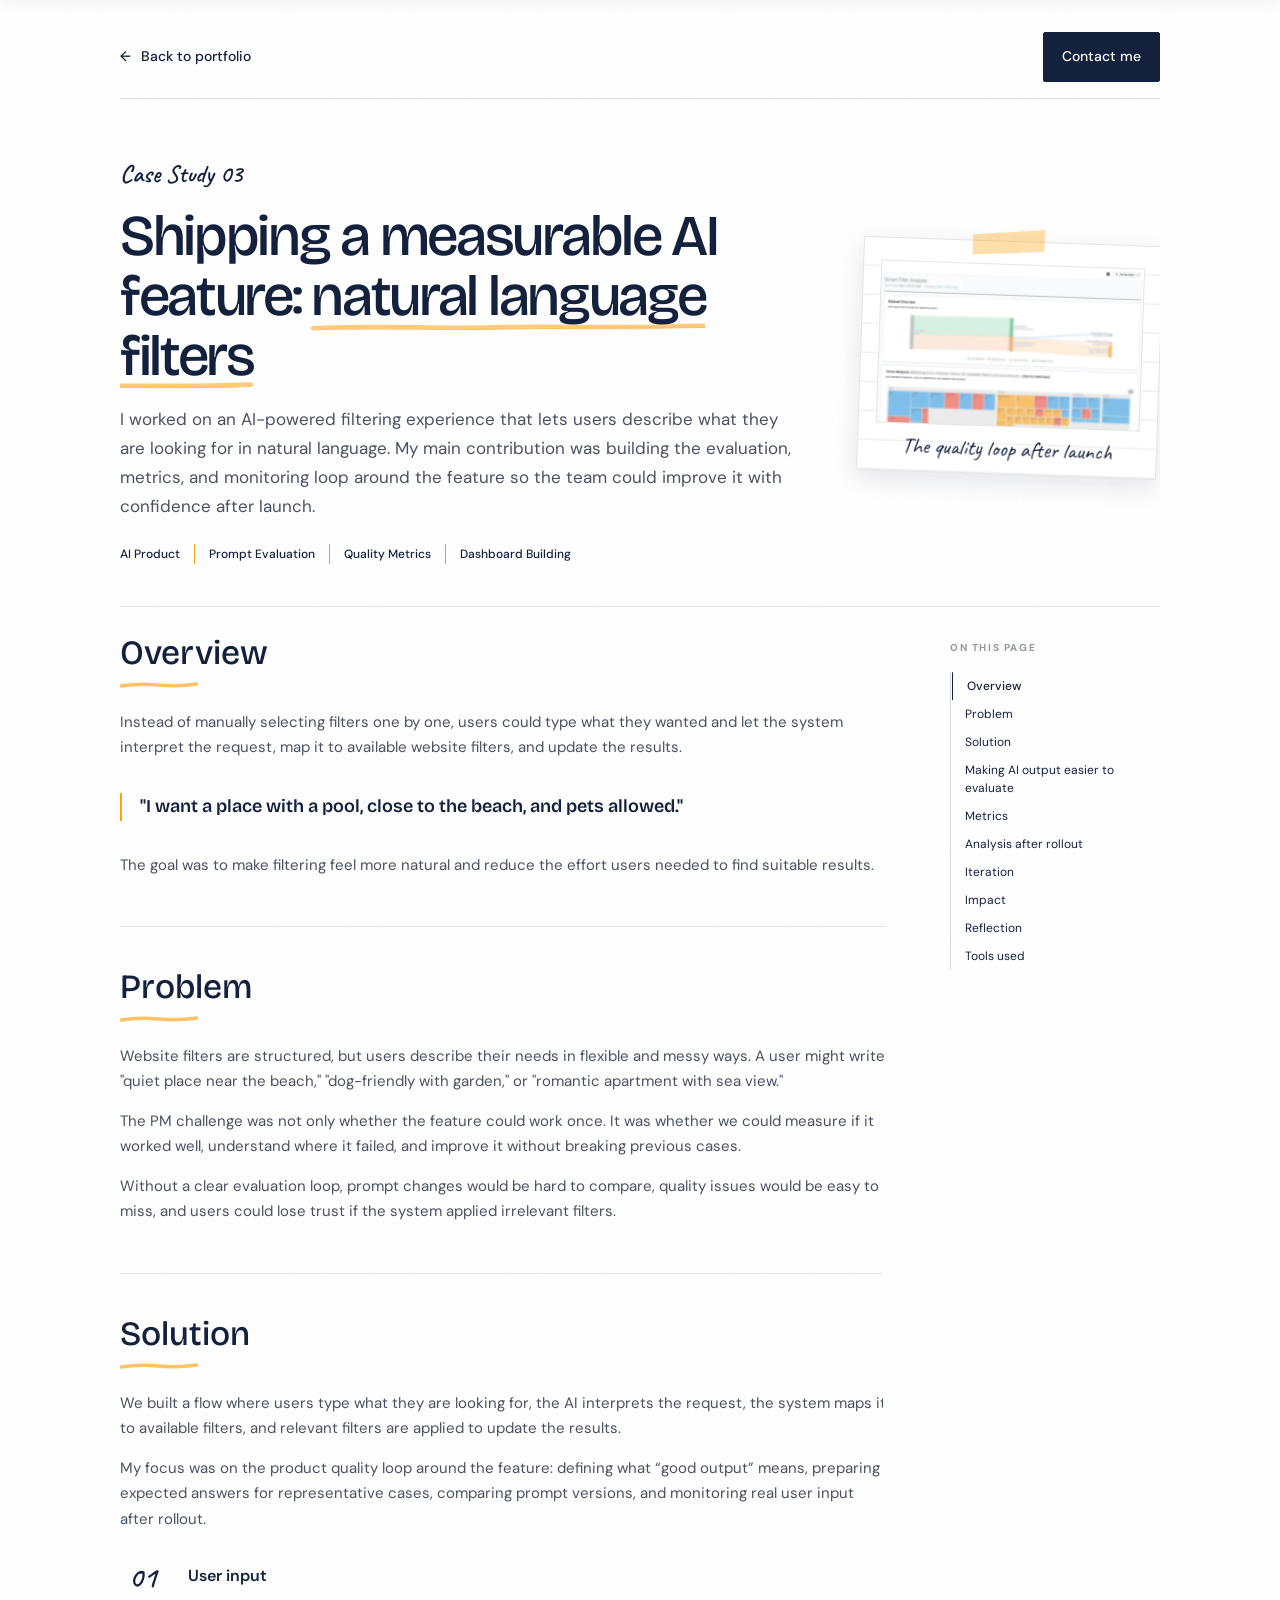
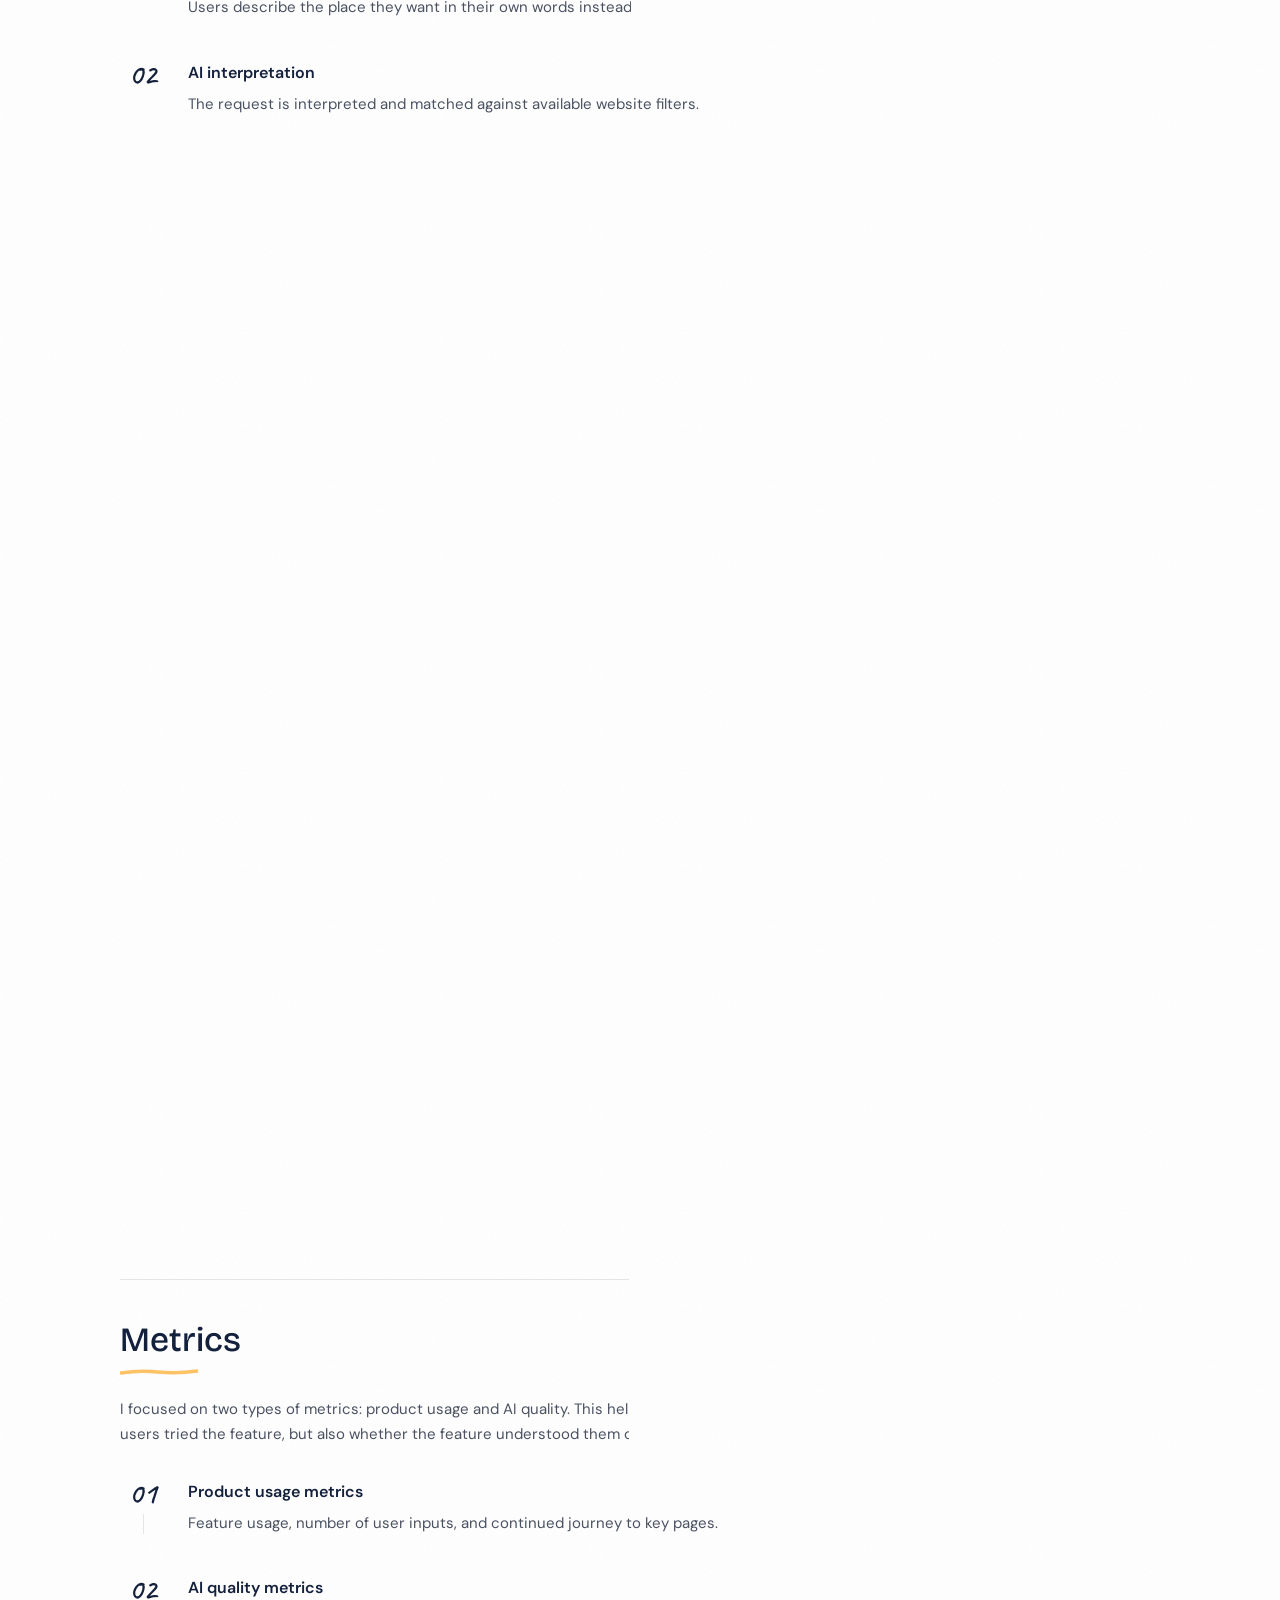
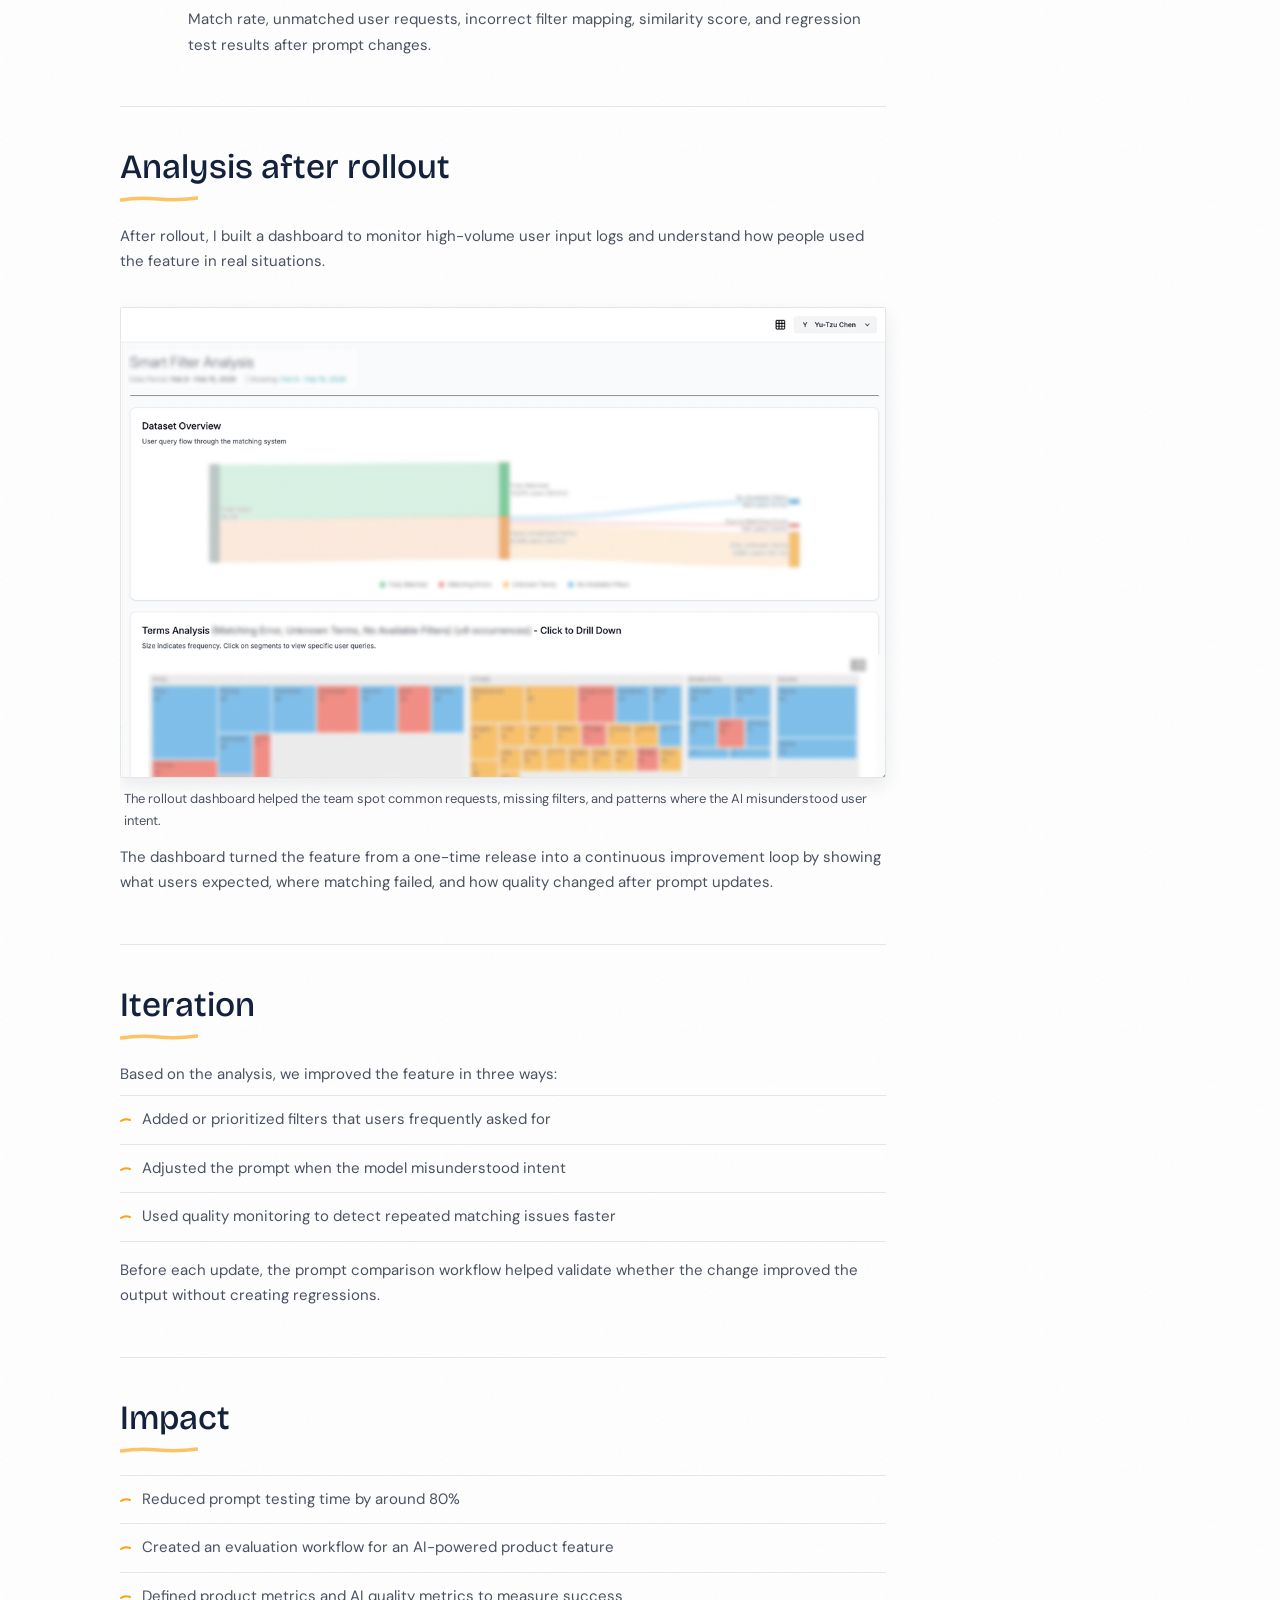
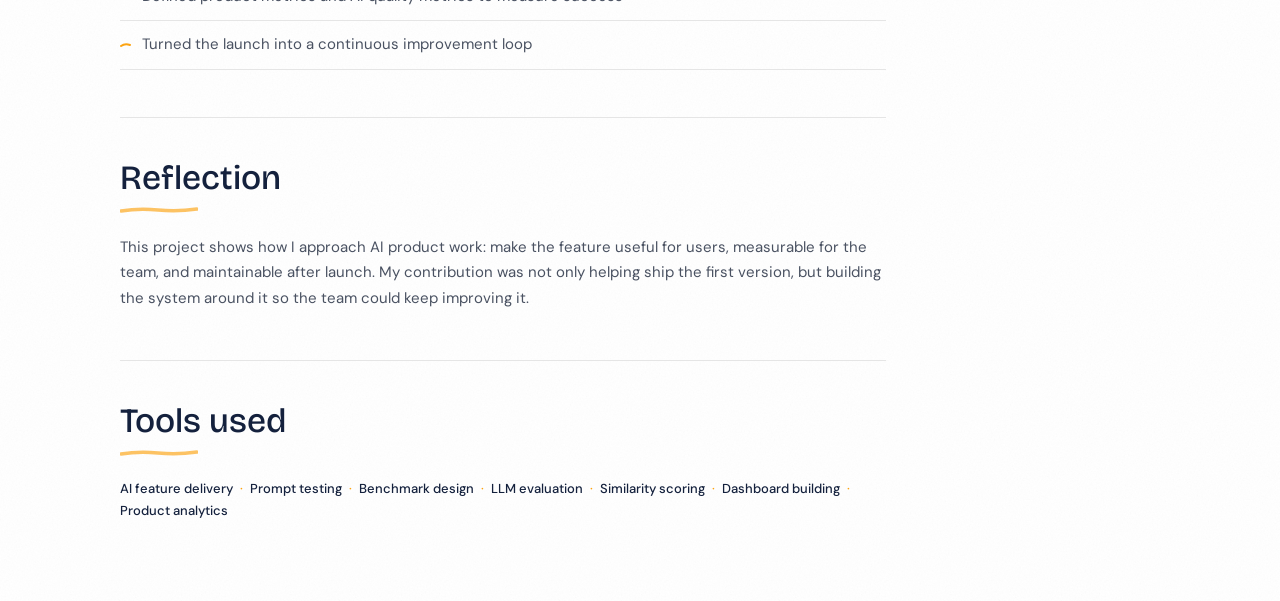
<file: case-studies/ai-filters/index.html>
<!DOCTYPE html>
<html lang="en">
<head>
  <!-- Google tag (gtag.js) -->
  <script async src="https://www.googletagmanager.com/gtag/js?id=G-JF2MZT30Q0"></script>
  <script>
    window.dataLayer = window.dataLayer || [];
    function gtag(){dataLayer.push(arguments);}
    gtag('js', new Date());
    gtag('config', 'G-JF2MZT30Q0');
  </script>
  <meta charset="UTF-8" />
  <meta name="viewport" content="width=device-width, initial-scale=1.0" />
  <meta name="theme-color" content="#ffffff" />
  <title>Shipping an AI Feature: Natural Language Filters - Yutzu Chen</title>
  <meta
    name="description"
    content="How Yutzu Chen helped ship and improve an AI-powered natural language filtering feature through prompt evaluation, quality metrics, and rollout analysis."
  />
  <link rel="preconnect" href="https://fonts.googleapis.com" />
  <link rel="preconnect" href="https://fonts.gstatic.com" crossorigin />
  <link
    href="https://fonts.googleapis.com/css2?family=Bricolage+Grotesque:wght@400;500;600;700&family=Caveat:wght@500;600;700&family=DM+Sans:opsz,wght@9..40,400;9..40,500;9..40,600;9..40,700&display=swap"
    rel="stylesheet"
  />
  <link rel="stylesheet" href="../../styles/case-study.css?v=20261113-type2" />
  <link rel="stylesheet" href="../../styles/case-study-design.css?v=20261114-nav" />
</head>
<body class="case-study-page portfolio-case-page has-hero-preview">
  <div class="case-page">
    <div class="topbar">
      <a class="back-link" href="../../index.html">
        <span>&larr;</span>
        <span>Back to portfolio</span>
      </a>
      <div class="top-actions">
        <a class="btn btn-primary" href="../../index.html#contact">Contact me</a>
      </div>
    </div>

    <section class="hero">
      <div class="hero-intro">
        <p class="eyebrow cs-fade-in">Case Study 03</p>
        <h1 class="cs-fade-in cs-fade-in-d1">Shipping a measurable AI feature: <span class="case-hero-accent">natural language filters</span></h1>
        <p class="hero-copy cs-fade-in cs-fade-in-d2">
          I worked on an AI-powered filtering experience that lets users describe what they are
          looking for in natural language. My main contribution was building the evaluation,
          metrics, and monitoring loop around the feature so the team could improve it with
          confidence after launch.
        </p>
        <div class="hero-meta cs-fade-in cs-fade-in-d3">
          <div class="hero-meta-item">
            <span class="hero-meta-dot"></span>
            <span class="hero-meta-value">AI Product</span>
          </div>
          <div class="hero-meta-item">
            <span class="hero-meta-dot"></span>
            <span class="hero-meta-value">Prompt Evaluation</span>
          </div>
          <div class="hero-meta-item">
            <span class="hero-meta-dot"></span>
            <span class="hero-meta-value">Quality Metrics</span>
          </div>
          <div class="hero-meta-item">
            <span class="hero-meta-dot"></span>
            <span class="hero-meta-value">Dashboard Building</span>
          </div>
        </div>
      </div>
      <figure class="case-hero-preview is-document cs-fade-in cs-fade-in-d2">
        <div class="case-hero-document"><img src="../../img/ai_dashboard.png" alt="Dashboard tracking natural language filter requests and quality" /></div>
        <figcaption>The quality loop after launch</figcaption>
      </figure>
    </section>

    <main class="content">
      <section class="section" id="sec-overview">
        <h2 class="section-title">Overview</h2>
        <p>
          Instead of manually selecting filters one by one, users could type what they wanted and
          let the system interpret the request, map it to available website filters, and update
          the results.
        </p>
        <blockquote class="pull-quote">
          <p>"I want a place with a pool, close to the beach, and pets allowed."</p>
        </blockquote>
        <p>
          The goal was to make filtering feel more natural and reduce the effort users needed to
          find suitable results.
        </p>
      </section>

      <section class="section" id="sec-problem">
        <h2 class="section-title">Problem</h2>
        <p>
          Website filters are structured, but users describe their needs in flexible and messy
          ways. A user might write "quiet place near the beach," "dog-friendly with garden," or
          "romantic apartment with sea view."
        </p>
        <p>
          The PM challenge was not only whether the feature could work once. It was whether we could measure if it worked well, understand where it failed, and improve it without breaking previous cases.
        </p>
        <p> 
          Without a clear evaluation loop, prompt changes would be hard to compare, quality issues would be easy to miss, and users could lose trust if the system applied irrelevant filters.
        </p>
      </section>

      <section class="section" id="sec-solution">
        <h2 class="section-title">Solution</h2>
        <p>
          We built a flow where users type what they are looking for, the AI interprets the
          request, the system maps it to available filters, and relevant filters are applied to
          update the results.
        </p>
        <p> 
          My focus was on the product quality loop around the feature: defining what “good output” means, preparing expected answers for representative cases, comparing prompt versions, and monitoring real user input after rollout.
        </p>
        <div class="steps">
          <div class="step">
            <div class="step-no">01</div>
            <div class="step-body">
              <h3>User input</h3>
              <p>Users describe the place they want in their own words instead of starting from a long filter list.</p>
            </div>
          </div>
          <div class="step">
            <div class="step-no">02</div>
            <div class="step-body">
              <h3>AI interpretation</h3>
              <p>The request is interpreted and matched against available website filters.</p>
            </div>
          </div>
          <div class="step">
            <div class="step-no">03</div>
            <div class="step-body">
              <h3>Filter application</h3>
              <p>Relevant filters are applied and users see updated results immediately.</p>
            </div>
          </div>
        </div>
      </section>

      <section class="section" id="sec-testing">
        <h2 class="section-title">Making AI output easier to evaluate</h2>
        <p>
          Prompt testing was one of the biggest challenges. Checking AI outputs manually was slow
          and inconsistent, especially when testing many user inputs across prompt versions.
        </p>
        <p>
          I created a prompt comparison workflow that compared user input, expected filter-mapping
          result, AI-generated result, and similarity between expected and actual output.
        </p>
        <figure class="launch-photo is-document">
          <img src="../../img/ai_prompt.png" alt="Prompt comparison workflow showing expected filter mapping, AI result, and similarity score" />
          <figcaption>Prompt comparison made model output easier to test across prompt versions and representative user inputs.</figcaption>
        </figure>
        <p>
          I also prepared benchmark answers for representative test cases. These worked as the
          expected outputs, so the team could evaluate whether the model understood user intent correctly and whether a prompt change improved or damaged the result.
        </p>
      </section>

      <section class="section" id="sec-metrics">
        <h2 class="section-title">Metrics</h2>
        <p>
          I focused on two types of metrics: product usage and AI quality. This helped us
          understand not only whether users tried the feature, but also whether the feature
          understood them correctly.
        </p>
        <div class="steps">
          <div class="step">
            <div class="step-no">01</div>
            <div class="step-body">
              <h3>Product usage metrics</h3>
              <p>Feature usage, number of user inputs, and continued journey to key pages.</p>
            </div>
          </div>
          <div class="step">
            <div class="step-no">02</div>
            <div class="step-body">
              <h3>AI quality metrics</h3>
              <p>Match rate, unmatched user requests, incorrect filter mapping, similarity score, and regression test results after prompt changes.</p>
            </div>
          </div>
        </div>
      </section>

      <section class="section" id="sec-analysis">
        <h2 class="section-title">Analysis after rollout</h2>
        <p>
          After rollout, I built a dashboard to monitor high-volume user input logs and understand
          how people used the feature in real situations.
        </p>
        <figure class="launch-photo is-document">
          <img src="../../img/ai_dashboard.png" alt="Dashboard monitoring natural language filter inputs, match quality, and user request patterns" />
          <figcaption>The rollout dashboard helped the team spot common requests, missing filters, and patterns where the AI misunderstood user intent.</figcaption>
        </figure>
        <p>
          The dashboard turned the feature from a one-time release into a continuous improvement
          loop by showing what users expected, where matching failed, and how quality changed
          after prompt updates.
        </p>
      </section>

      <section class="section" id="sec-iteration">
        <h2 class="section-title">Iteration</h2>
        <p>
          Based on the analysis, we improved the feature in three ways:
        </p>
        <ul class="impact-points iteration-points">
          <li>Added or prioritized filters that users frequently asked for</li>
          <li>Adjusted the prompt when the model misunderstood intent</li>
          <li>Used quality monitoring to detect repeated matching issues faster</li>
        </ul>
        <p>
          Before each update, the prompt comparison workflow helped validate whether the change
          improved the output without creating regressions.
        </p>
      </section>

      <section class="section" id="sec-impact">
        <h2 class="section-title">Impact</h2>
        <ul class="impact-points">
          <li>Reduced prompt testing time by around 80%</li>
          <li>Created an evaluation workflow for an AI-powered product feature</li>
          <li>Defined product metrics and AI quality metrics to measure success</li>
          <li>Turned the launch into a continuous improvement loop</li>
        </ul>
      </section>

      <section class="section" id="sec-reflection">
        <h2 class="section-title">Reflection</h2>
        <p>
          This project shows how I approach AI product work: make the feature useful for users,
          measurable for the team, and maintainable after launch. My contribution was not only
          helping ship the first version, but building the system around it so the team could keep
          improving it.
        </p>
      </section>

      <section class="section" id="sec-tools">
        <h2 class="section-title">Tools used</h2>
        <div class="case-chip-list">
          <span class="chip">AI feature delivery</span>
          <span class="chip">Prompt testing</span>
          <span class="chip">Benchmark design</span>
          <span class="chip">LLM evaluation</span>
          <span class="chip">Similarity scoring</span>
          <span class="chip">Dashboard building</span>
          <span class="chip">Product analytics</span>
        </div>
      </section>
    </main>
  </div>
  <script defer src="../../scripts/case-study.js?v=20261114-nav"></script>
</body>
</html>
</file>
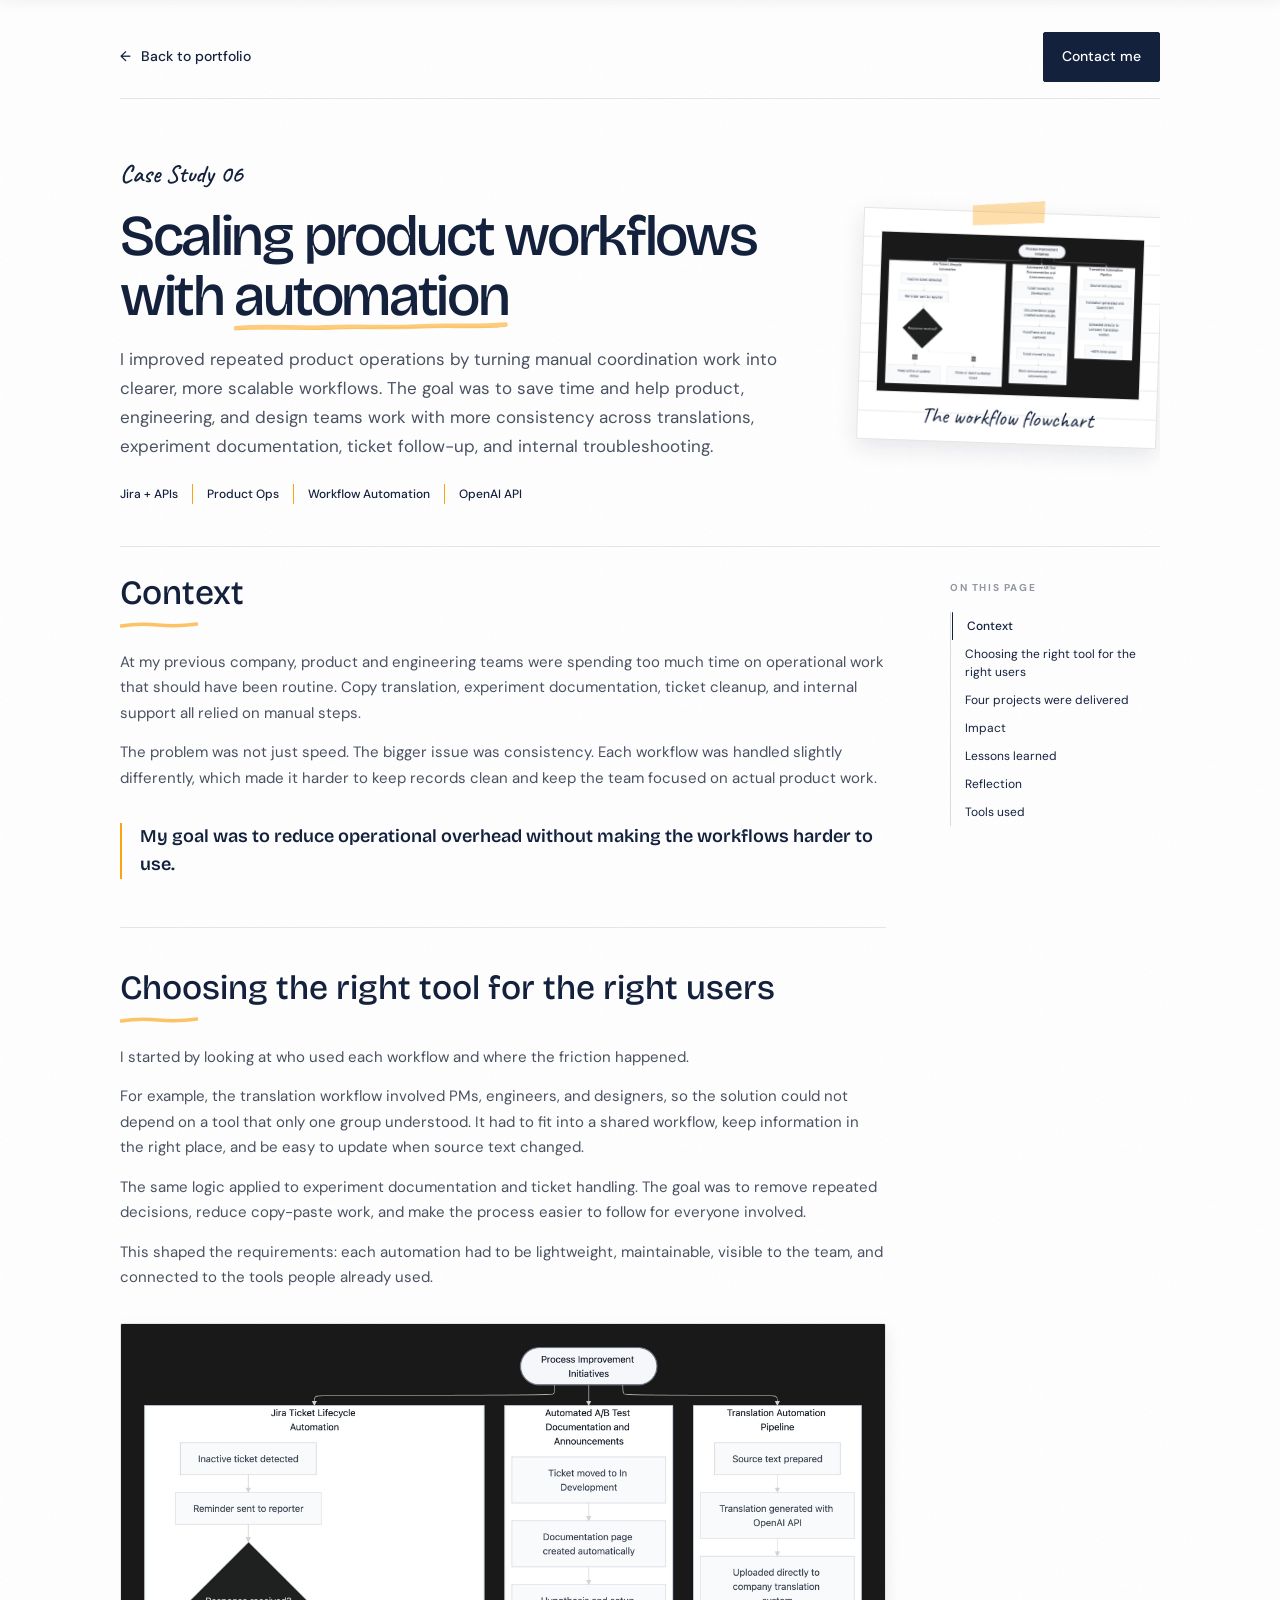
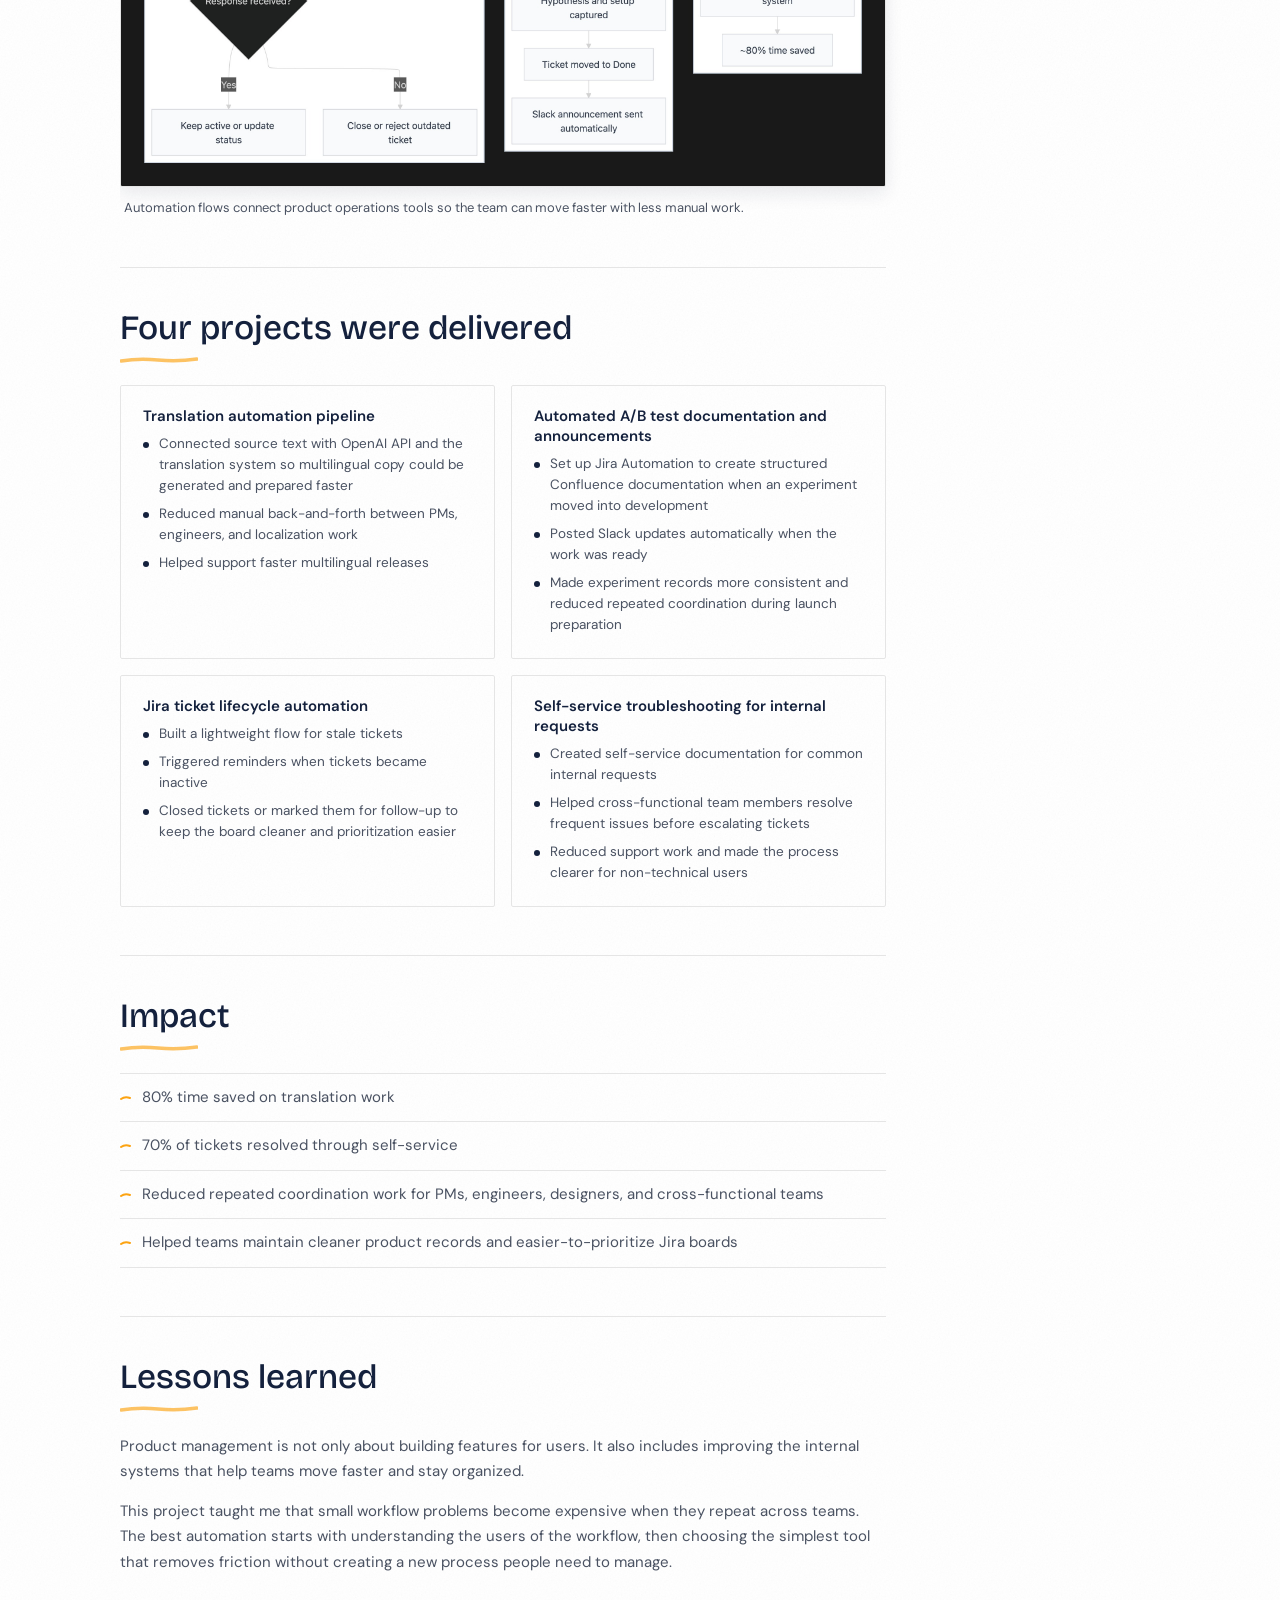
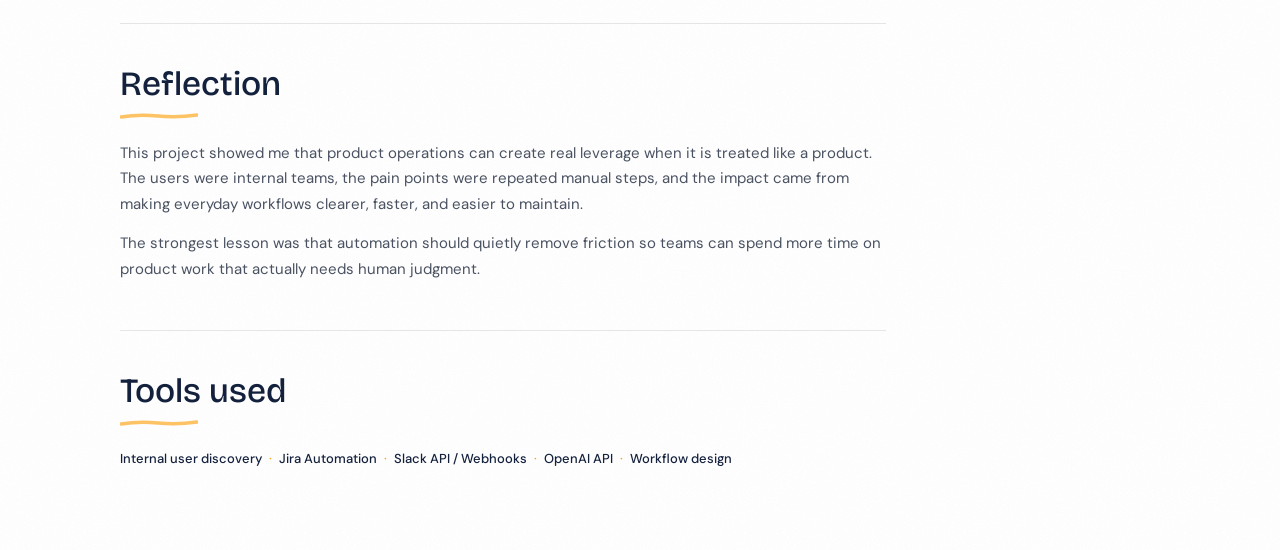
<file: case-studies/automation/index.html>
<!DOCTYPE html>
<html lang="en">
<head>
  <!-- Google tag (gtag.js) -->
  <script async src="https://www.googletagmanager.com/gtag/js?id=G-JF2MZT30Q0"></script>
  <script>
    window.dataLayer = window.dataLayer || [];
    function gtag(){dataLayer.push(arguments);}
    gtag('js', new Date());
    gtag('config', 'G-JF2MZT30Q0');
  </script>
  <meta charset="UTF-8" />
  <meta name="viewport" content="width=device-width, initial-scale=1.0" />
  <meta name="theme-color" content="#ffffff" />
  <title>Scaling Product Operations with Automation - Yutzu Chen</title>
  <meta
    name="description"
    content="How Yutzu Chen reduced product operations overhead by automating translation, experiment documentation, Jira workflows, and internal troubleshooting."
  />
  <link rel="preconnect" href="https://fonts.googleapis.com" />
  <link rel="preconnect" href="https://fonts.gstatic.com" crossorigin />
  <link
    href="https://fonts.googleapis.com/css2?family=Bricolage+Grotesque:wght@400;500;600;700&family=Caveat:wght@500;600;700&family=DM+Sans:opsz,wght@9..40,400;9..40,500;9..40,600;9..40,700&display=swap"
    rel="stylesheet"
  />
  <link rel="stylesheet" href="../../styles/case-study.css?v=20261113-type2" />
  <link rel="stylesheet" href="../../styles/case-study-design.css?v=20261114-nav" />
</head>
<body class="case-study-page portfolio-case-page has-hero-preview">
  <div class="case-page">
    <div class="topbar">
      <a class="back-link" href="../../index.html">
        <span>&larr;</span>
        <span>Back to portfolio</span>
      </a>
      <div class="top-actions">
        <a class="btn btn-primary" href="../../index.html#contact">Contact me</a>
      </div>
    </div>

    <section class="hero">
      <div class="hero-intro">
        <p class="eyebrow cs-fade-in">Case Study 06</p>
        <h1 class="cs-fade-in cs-fade-in-d1">Scaling product workflows with <span class="case-hero-accent">automation</span></h1>
        <p class="hero-copy cs-fade-in cs-fade-in-d2">
          I improved repeated product operations by turning manual coordination work into clearer, more scalable workflows. The goal was to save time and help product, engineering, and design teams work with more consistency across translations, experiment documentation, ticket follow-up, and internal troubleshooting.
        </p>
        <div class="hero-meta cs-fade-in cs-fade-in-d3">
          <div class="hero-meta-item">
            <span class="hero-meta-dot"></span>
            <span class="hero-meta-value">Jira + APIs</span>
          </div>
          <div class="hero-meta-item">
            <span class="hero-meta-dot"></span>
            <span class="hero-meta-value">Product Ops</span>
          </div>
          <div class="hero-meta-item">
            <span class="hero-meta-dot"></span>
            <span class="hero-meta-value">Workflow Automation</span>
          </div>
          <div class="hero-meta-item">
            <span class="hero-meta-dot"></span>
            <span class="hero-meta-value">OpenAI API</span>
          </div>
        </div>
      </div>
      <figure class="case-hero-preview is-document cs-fade-in cs-fade-in-d2">
        <div class="case-hero-document"><img src="../../img/automation_diagram.jpg" alt="Workflow diagram connecting product operations and automation tools" /></div>
        <figcaption>The workflow flowchart</figcaption>
      </figure>
    </section>

    <main class="content">
      <section class="section" id="sec-context">
        <h2 class="section-title">Context</h2>
        <p>
          At my previous company, product and engineering teams were spending too much time on
          operational work that should have been routine. Copy translation, experiment
          documentation, ticket cleanup, and internal support all relied on manual steps.
        </p>
        <p>
          The problem was not just speed. The bigger issue was consistency. Each workflow was
          handled slightly differently, which made it harder to keep records clean and keep the
          team focused on actual product work.
        </p>
        <blockquote class="pull-quote">
          <p>My goal was to reduce operational overhead without making the workflows harder to use.</p>
        </blockquote>
      </section>

      <section class="section" id="sec-users">
        <h2 class="section-title">Choosing the right tool for the right users</h2>
        <p>
          I started by looking at who used each workflow and where the friction happened.
        </p>
        <p> 
          For example, the translation workflow involved PMs, engineers, and designers, so the solution could not depend on a tool that only one group understood. It had to fit into a shared workflow, keep information in the right place, and be easy to update when source text changed.
        </p>
        <p>
          The same logic applied to experiment documentation and ticket handling. The goal was to remove repeated decisions, reduce copy-paste work, and make the process easier to follow for everyone involved.
        </p>
        <p>
          This shaped the requirements: each automation had to be lightweight, maintainable, visible to the team, and connected to the tools people already used.
        </p>
        <figure class="launch-photo is-document">
          <img src="../../img/automation_diagram.jpg" alt="Automation workflow diagram showing translation, Jira, Slack, and troubleshooting automations" />
          <figcaption>Automation flows connect product operations tools so the team can move faster with less manual work.</figcaption>
        </figure>
      </section>

      <section class="section" id="sec-workflow">
        <h2 class="section-title">Four projects were delivered</h2>
        <div class="project-cards">
          <div class="project-card">
            <h3>Translation automation pipeline</h3>
            <ul>
              <li>Connected source text with OpenAI API and the translation system so multilingual copy could be generated and prepared faster</li>
              <li>Reduced manual back-and-forth between PMs, engineers, and localization work</li>
              <li>Helped support faster multilingual releases</li>
            </ul>
          </div>
          <div class="project-card">
            <h3>Automated A/B test documentation and announcements</h3>
            <ul>
              <li>Set up Jira Automation to create structured Confluence documentation when an experiment moved into development</li>
              <li>Posted Slack updates automatically when the work was ready</li>
              <li>Made experiment records more consistent and reduced repeated coordination during launch preparation</li>
            </ul>
          </div>
          <div class="project-card">
            <h3>Jira ticket lifecycle automation</h3>
            <ul>
              <li>Built a lightweight flow for stale tickets</li>
              <li>Triggered reminders when tickets became inactive</li>
              <li>Closed tickets or marked them for follow-up to keep the board cleaner and prioritization easier</li>
            </ul>
          </div>
          <div class="project-card">
            <h3>Self-service troubleshooting for internal requests</h3>
            <ul>
              <li>Created self-service documentation for common internal requests</li>
              <li>Helped cross-functional team members resolve frequent issues before escalating tickets</li>
              <li>Reduced support work and made the process clearer for non-technical users</li>
            </ul>
          </div>
        </div>
      </section>

      <section class="section" id="sec-impact">
        <h2 class="section-title">Impact</h2>
        <ul class="impact-points">
          <li>80% time saved on translation work</li>
          <li>70% of tickets resolved through self-service</li>
          <li>Reduced repeated coordination work for PMs, engineers, designers, and cross-functional teams</li>
          <li>Helped teams maintain cleaner product records and easier-to-prioritize Jira boards</li>
        </ul>
      </section>

      <section class="section" id="sec-learnings">
        <h2 class="section-title">Lessons learned</h2>
        <p>
          Product management is not only about building features for users. It also includes
          improving the internal systems that help teams move faster and stay organized.
        </p>
        <p>
          This project taught me that small workflow problems become expensive when they repeat across teams. The best automation starts with understanding the users of the workflow, then choosing the simplest tool that removes friction without creating a new process people need to manage.
        </p>
      </section>

      <section class="section" id="sec-reflection">
        <h2 class="section-title">Reflection</h2>
        <p>
          This project showed me that product operations can create real leverage when it is treated like a product. The users were internal teams, the pain points were repeated manual steps, and the impact came from making everyday workflows clearer, faster, and easier to maintain.
        </p>
        <p> 
          The strongest lesson was that automation should quietly remove friction so teams can spend more time on product work that actually needs human judgment.
        </p>
      </section>

      <section class="section" id="sec-tools">
        <h2 class="section-title">Tools used</h2>
        <div class="case-chip-list">
          <span class="chip">Internal user discovery</span>
          <span class="chip">Jira Automation</span>
          <span class="chip">Slack API / Webhooks</span>
          <span class="chip">OpenAI API</span>
          <span class="chip">Workflow design</span>
        </div>
      </section>
    </main>
  </div>
  <script defer src="../../scripts/case-study.js?v=20261114-nav"></script>
</body>
</html>
</file>
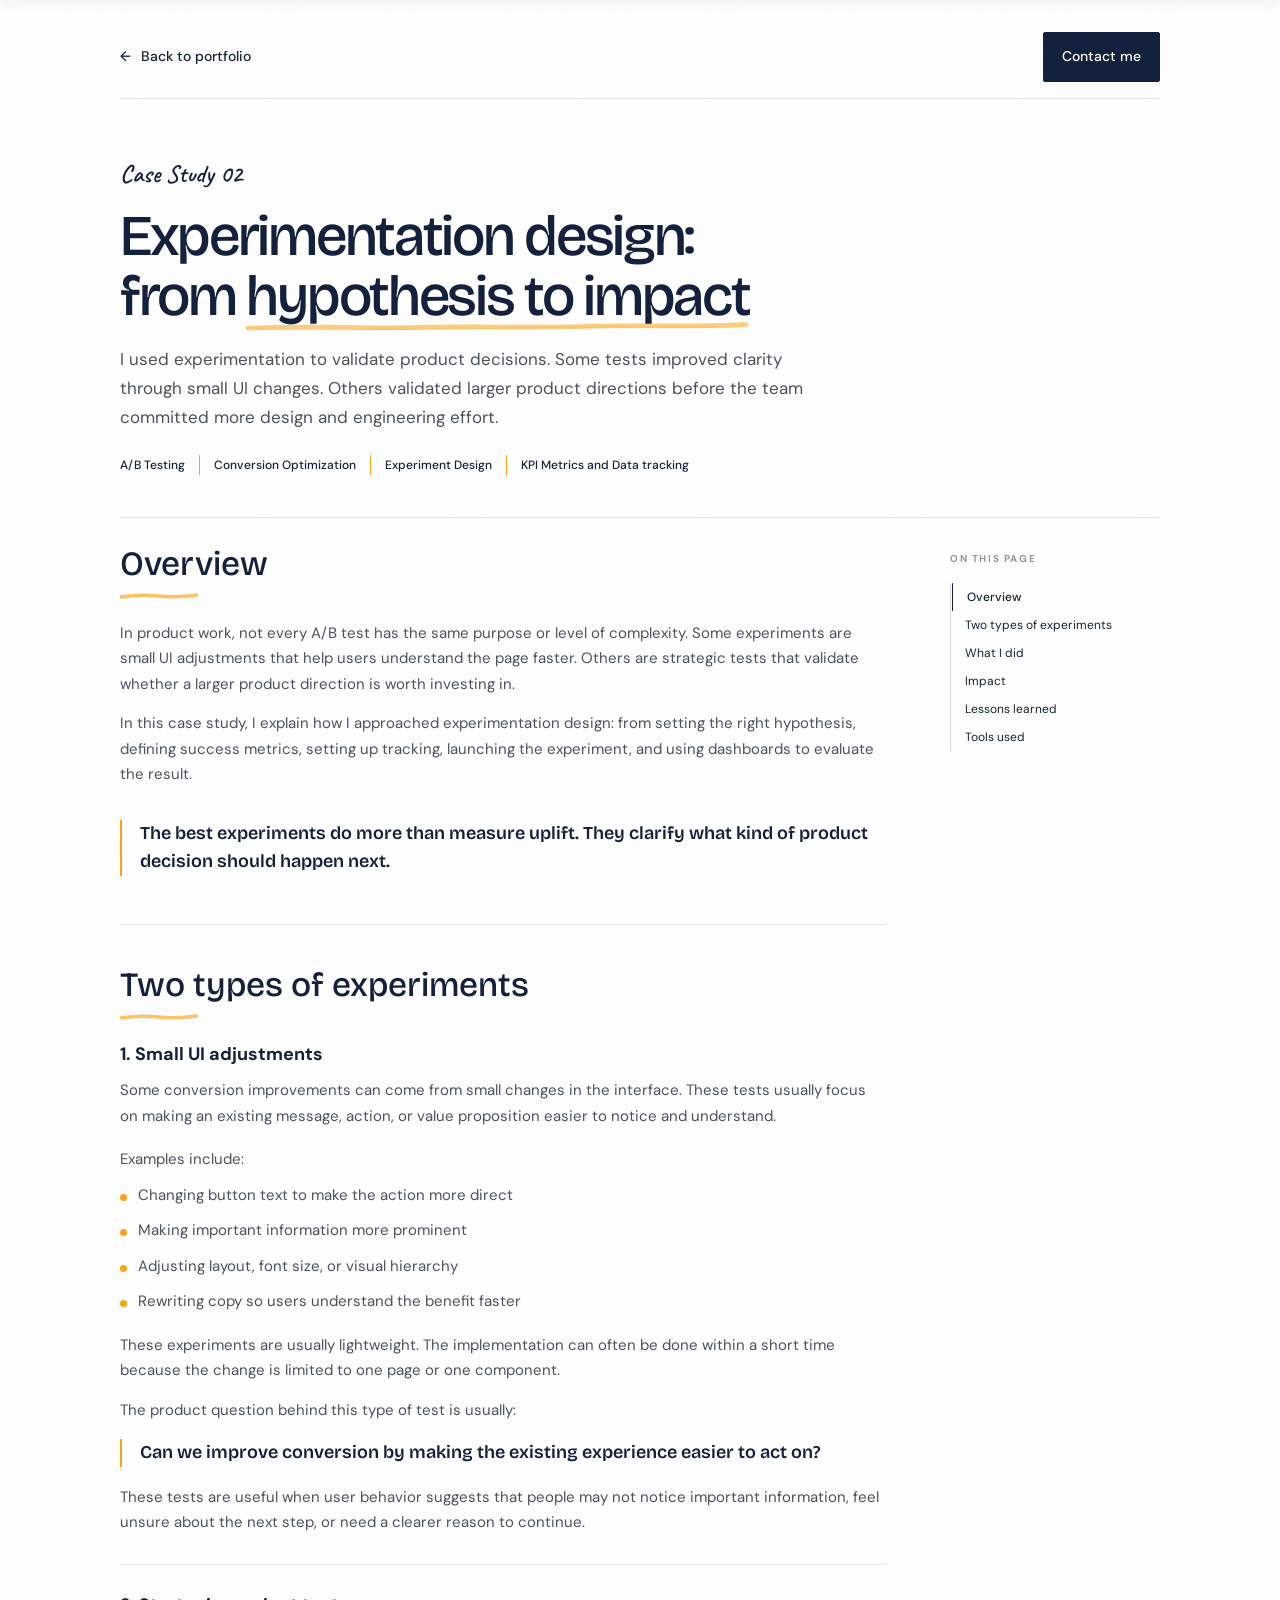
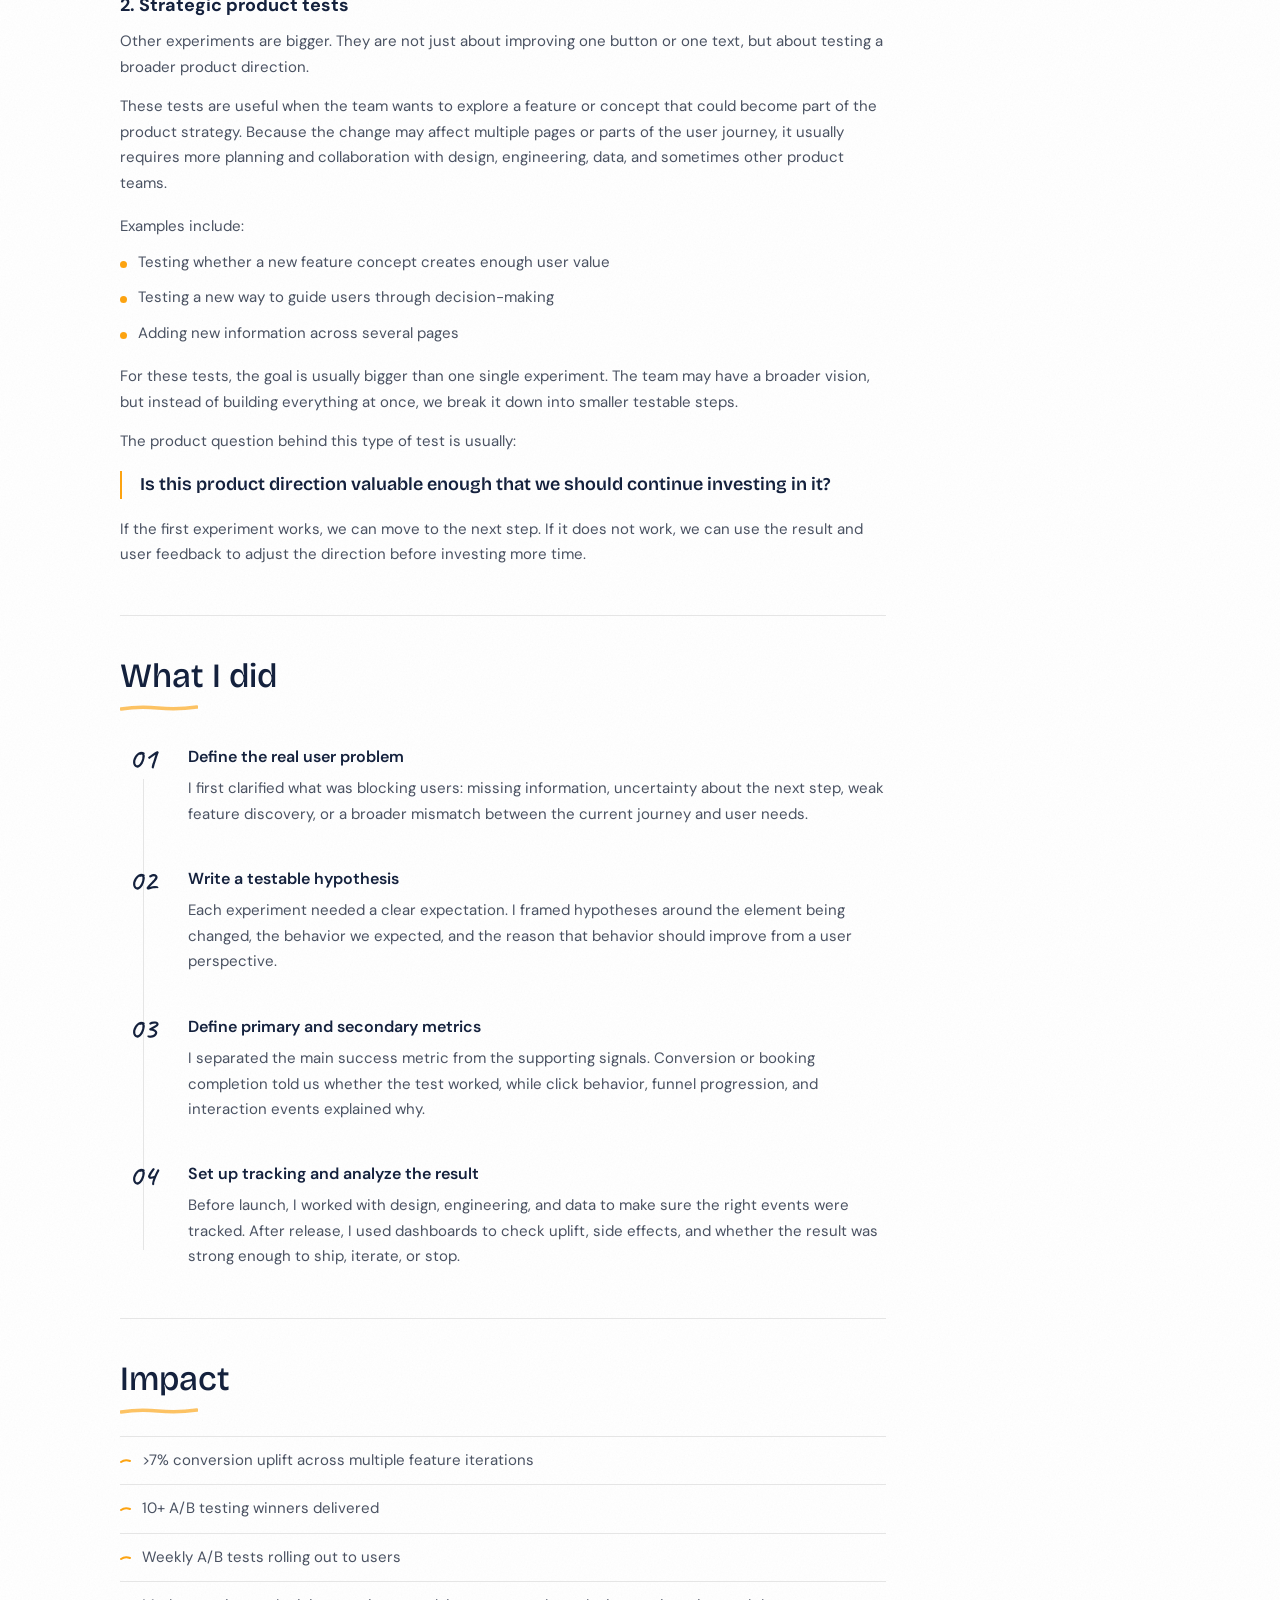
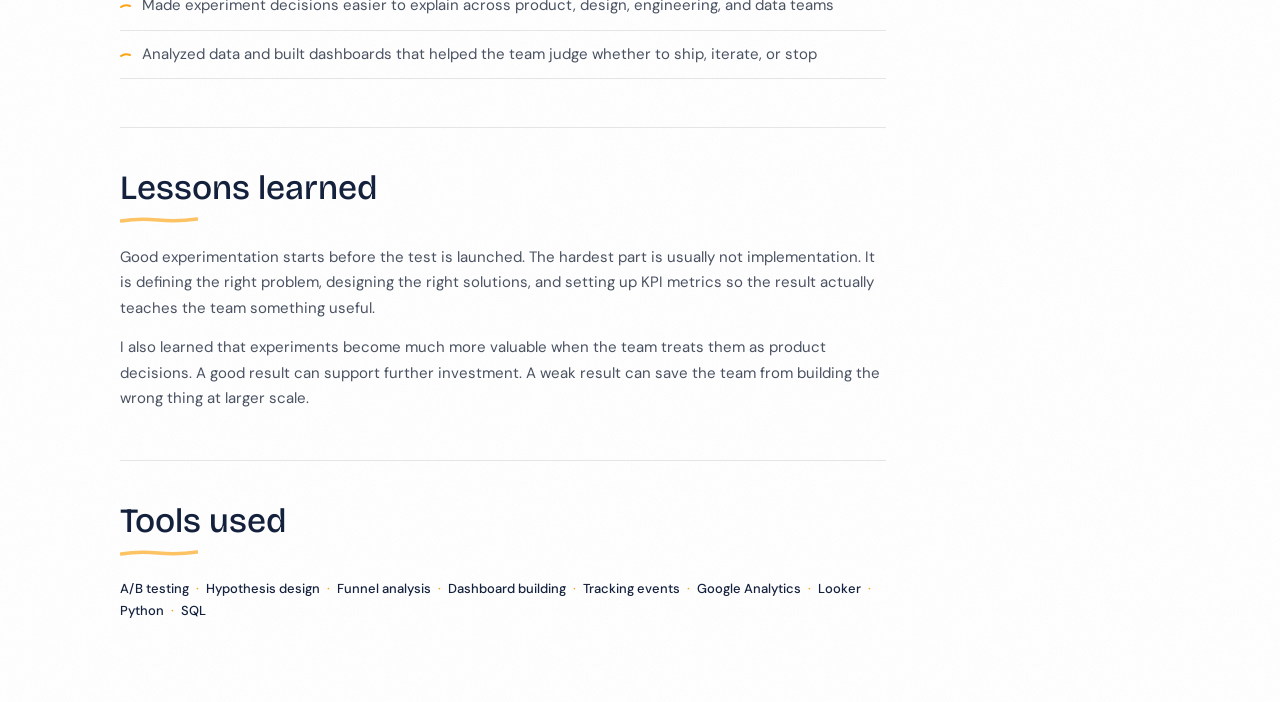
<file: case-studies/experimentation/index.html>
<!DOCTYPE html>
<html lang="en">
<head>
  <!-- Google tag (gtag.js) -->
  <script async src="https://www.googletagmanager.com/gtag/js?id=G-JF2MZT30Q0"></script>
  <script>
    window.dataLayer = window.dataLayer || [];
    function gtag(){dataLayer.push(arguments);}
    gtag('js', new Date());
    gtag('config', 'G-JF2MZT30Q0');
  </script>
  <meta charset="UTF-8" />
  <meta name="viewport" content="width=device-width, initial-scale=1.0" />
  <meta name="theme-color" content="#ffffff" />
  <title>Conversion Uplift Through Experimentation - Yutzu Chen</title>
  <meta
    name="description"
    content="How Yutzu Chen designed experimentation programs for conversion uplift by choosing the right test type, defining hypotheses, setting tracking, and turning results into product decisions."
  />
  <link rel="preconnect" href="https://fonts.googleapis.com" />
  <link rel="preconnect" href="https://fonts.gstatic.com" crossorigin />
  <link
    href="https://fonts.googleapis.com/css2?family=Bricolage+Grotesque:wght@400;500;600;700&family=Caveat:wght@500;600;700&family=DM+Sans:opsz,wght@9..40,400;9..40,500;9..40,600;9..40,700&display=swap"
    rel="stylesheet"
  />
  <link rel="stylesheet" href="../../styles/case-study.css?v=20261113-type2" />
  <link rel="stylesheet" href="../../styles/case-study-design.css?v=20261114-nav" />
</head>
<body class="case-study-page portfolio-case-page">
  <div class="case-page">
    <div class="topbar">
      <a class="back-link" href="../../index.html">
        <span>&larr;</span>
        <span>Back to portfolio</span>
      </a>
      <div class="top-actions">
        <a class="btn btn-primary" href="../../index.html#contact">Contact me</a>
      </div>
    </div>

    <section class="hero">
      <div class="hero-intro">
        <p class="eyebrow cs-fade-in">Case Study 02</p>
        <h1 class="cs-fade-in cs-fade-in-d1">Experimentation design: from <span class="case-hero-accent">hypothesis to impact</span></h1>
        <p class="hero-copy cs-fade-in cs-fade-in-d2">
          I used experimentation to validate product decisions.
          Some tests improved clarity through small UI changes. Others validated larger product
          directions before the team committed more design and engineering effort.
        </p>
        <div class="hero-meta cs-fade-in cs-fade-in-d3">
          <div class="hero-meta-item">
            <span class="hero-meta-dot"></span>
            <span class="hero-meta-value">A/B Testing</span>
          </div>
          <div class="hero-meta-item">
            <span class="hero-meta-dot"></span>
            <span class="hero-meta-value">Conversion Optimization</span>
          </div>
          <div class="hero-meta-item">
            <span class="hero-meta-dot"></span>
            <span class="hero-meta-value">Experiment Design</span>
          </div>
          <div class="hero-meta-item">
            <span class="hero-meta-dot"></span>
            <span class="hero-meta-value">KPI Metrics and Data tracking</span>
          </div>
        </div>
      </div>
    </section>

    <main class="content">
      <section class="section" id="sec-context">
        <h2 class="section-title">Overview</h2>
        <p>
          In product work, not every A/B test has the same purpose or level of complexity. Some experiments are small UI adjustments that help users understand the page faster. Others are strategic tests that validate whether a larger product direction is worth investing in.
        </p>
        <p>
          In this case study, I explain how I approached experimentation design: from setting the right hypothesis, defining success metrics, setting up tracking, launching the experiment, and using dashboards to evaluate the result.
        </p>
        <blockquote class="pull-quote">
          <p>The best experiments do more than measure uplift. They clarify what kind of product decision should happen next.</p>
        </blockquote>
      </section>

      <section class="section section-rich-text" id="sec-types">
        <h2 class="section-title">Two types of experiments</h2>
        <h3 class="section-subtitle">1. Small UI adjustments</h3>
        <p>
          Some conversion improvements can come from small changes in the interface. These tests usually focus on making an existing message, action, or value proposition easier to notice and understand.
        </p>
        <p class="list-label">Examples include:</p>
        <ul class="content-list">
          <li>Changing button text to make the action more direct</li>
          <li>Making important information more prominent</li>
          <li>Adjusting layout, font size, or visual hierarchy</li>
          <li>Rewriting copy so users understand the benefit faster</li>
        </ul>
        <p>
          These experiments are usually lightweight. The implementation can often be done within a short time because the change is limited to one page or one component.
        </p>
        <p>The product question behind this type of test is usually:</p>
        <blockquote class="pull-quote">
          <p>Can we improve conversion by making the existing experience easier to act on?</p>
        </blockquote>
        <p>
          These tests are useful when user behavior suggests that people may not notice important information, feel unsure about the next step, or need a clearer reason to continue.
        </p>

        <hr class="section-divider" />

        <h3 class="section-subtitle">2. Strategic product tests</h3>
        <p>
          Other experiments are bigger. They are not just about improving one button or one text, but about testing a broader product direction.
        </p>
        <p>
          These tests are useful when the team wants to explore a feature or concept that could become part of the product strategy. Because the change may affect multiple pages or parts of the user journey, it usually requires more planning and collaboration with design, engineering, data, and sometimes other product teams.
        </p>
        <p class="list-label">Examples include:</p>
        <ul class="content-list">
          <li>Testing whether a new feature concept creates enough user value</li>
          <li>Testing a new way to guide users through decision-making</li>
          <li>Adding new information across several pages</li>
        </ul>
        <p>
          For these tests, the goal is usually bigger than one single experiment. The team may have a broader vision, but instead of building everything at once, we break it down into smaller testable steps.
        </p>
        <p>The product question behind this type of test is usually:</p>
        <blockquote class="pull-quote">
          <p>Is this product direction valuable enough that we should continue investing in it?</p>
        </blockquote>
        <p>
          If the first experiment works, we can move to the next step. If it does not work, we can use the result and user feedback to adjust the direction before investing more time.
        </p>
      </section>

      <section class="section" id="sec-process">
        <h2 class="section-title">What I did</h2>
        <div class="steps">
          <div class="step">
            <div class="step-no">01</div>
            <div class="step-body">
              <h3>Define the real user problem</h3>
              <p>
                I first clarified what was blocking users: missing information, uncertainty about
                the next step, weak feature discovery, or a broader mismatch between the current
                journey and user needs.
              </p>
            </div>
          </div>
          <div class="step">
            <div class="step-no">02</div>
            <div class="step-body">
              <h3>Write a testable hypothesis</h3>
              <p>
                Each experiment needed a clear expectation. I framed hypotheses around the
                element being changed, the behavior we expected, and the reason that behavior
                should improve from a user perspective.
              </p>
            </div>
          </div>
          <div class="step">
            <div class="step-no">03</div>
            <div class="step-body">
              <h3>Define primary and secondary metrics</h3>
              <p>
                I separated the main success metric from the supporting signals. Conversion or
                booking completion told us whether the test worked, while click behavior, funnel
                progression, and interaction events explained why.
              </p>
            </div>
          </div>
          <div class="step">
            <div class="step-no">04</div>
            <div class="step-body">
              <h3>Set up tracking and analyze the result</h3>
              <p>
                Before launch, I worked with design, engineering, and data to make sure the right
                events were tracked. After release, I used dashboards to check uplift, side
                effects, and whether the result was strong enough to ship, iterate, or stop.
              </p>
            </div>
          </div>
        </div>
      </section>


      <section class="section" id="sec-impact">
        <h2 class="section-title">Impact</h2>
        <ul class="impact-points">
          <li>&gt;7% conversion uplift across multiple feature iterations</li>
          <li>10+ A/B testing winners delivered</li>
          <li>Weekly A/B tests rolling out to users</li>
          <li>Made experiment decisions easier to explain across product, design, engineering, and data teams</li>
          <li>Analyzed data and built dashboards that helped the team judge whether to ship, iterate, or stop</li>
        </ul>
      </section>

      <section class="section" id="sec-learnings">
        <h2 class="section-title">Lessons learned</h2>
        <p>
          Good experimentation starts before the test is launched. The hardest part is usually not
          implementation. It is defining the right problem, designing the right solutions, and setting up KPI metrics so the result
          actually teaches the team something useful.
        </p>
        <p>
          I also learned that experiments become much more valuable when the team treats them as
          product decisions. A good result can support further
          investment. A weak result can save the team from building the wrong thing at larger
          scale.
        </p>
      </section>

      <section class="section" id="sec-tools">
        <h2 class="section-title">Tools used</h2>
        <div class="case-chip-list">
          <span class="chip">A/B testing</span>
          <span class="chip">Hypothesis design</span>
          <span class="chip">Funnel analysis</span>
          <span class="chip">Dashboard building</span>
          <span class="chip">Tracking events</span>
          <span class="chip">Google Analytics</span>
          <span class="chip">Looker</span>
          <span class="chip">Python</span>
          <span class="chip">SQL</span>
        </div>
      </section>
    </main>
  </div>
  <script defer src="../../scripts/case-study.js?v=20261114-nav"></script>
</body>
</html>
</file>
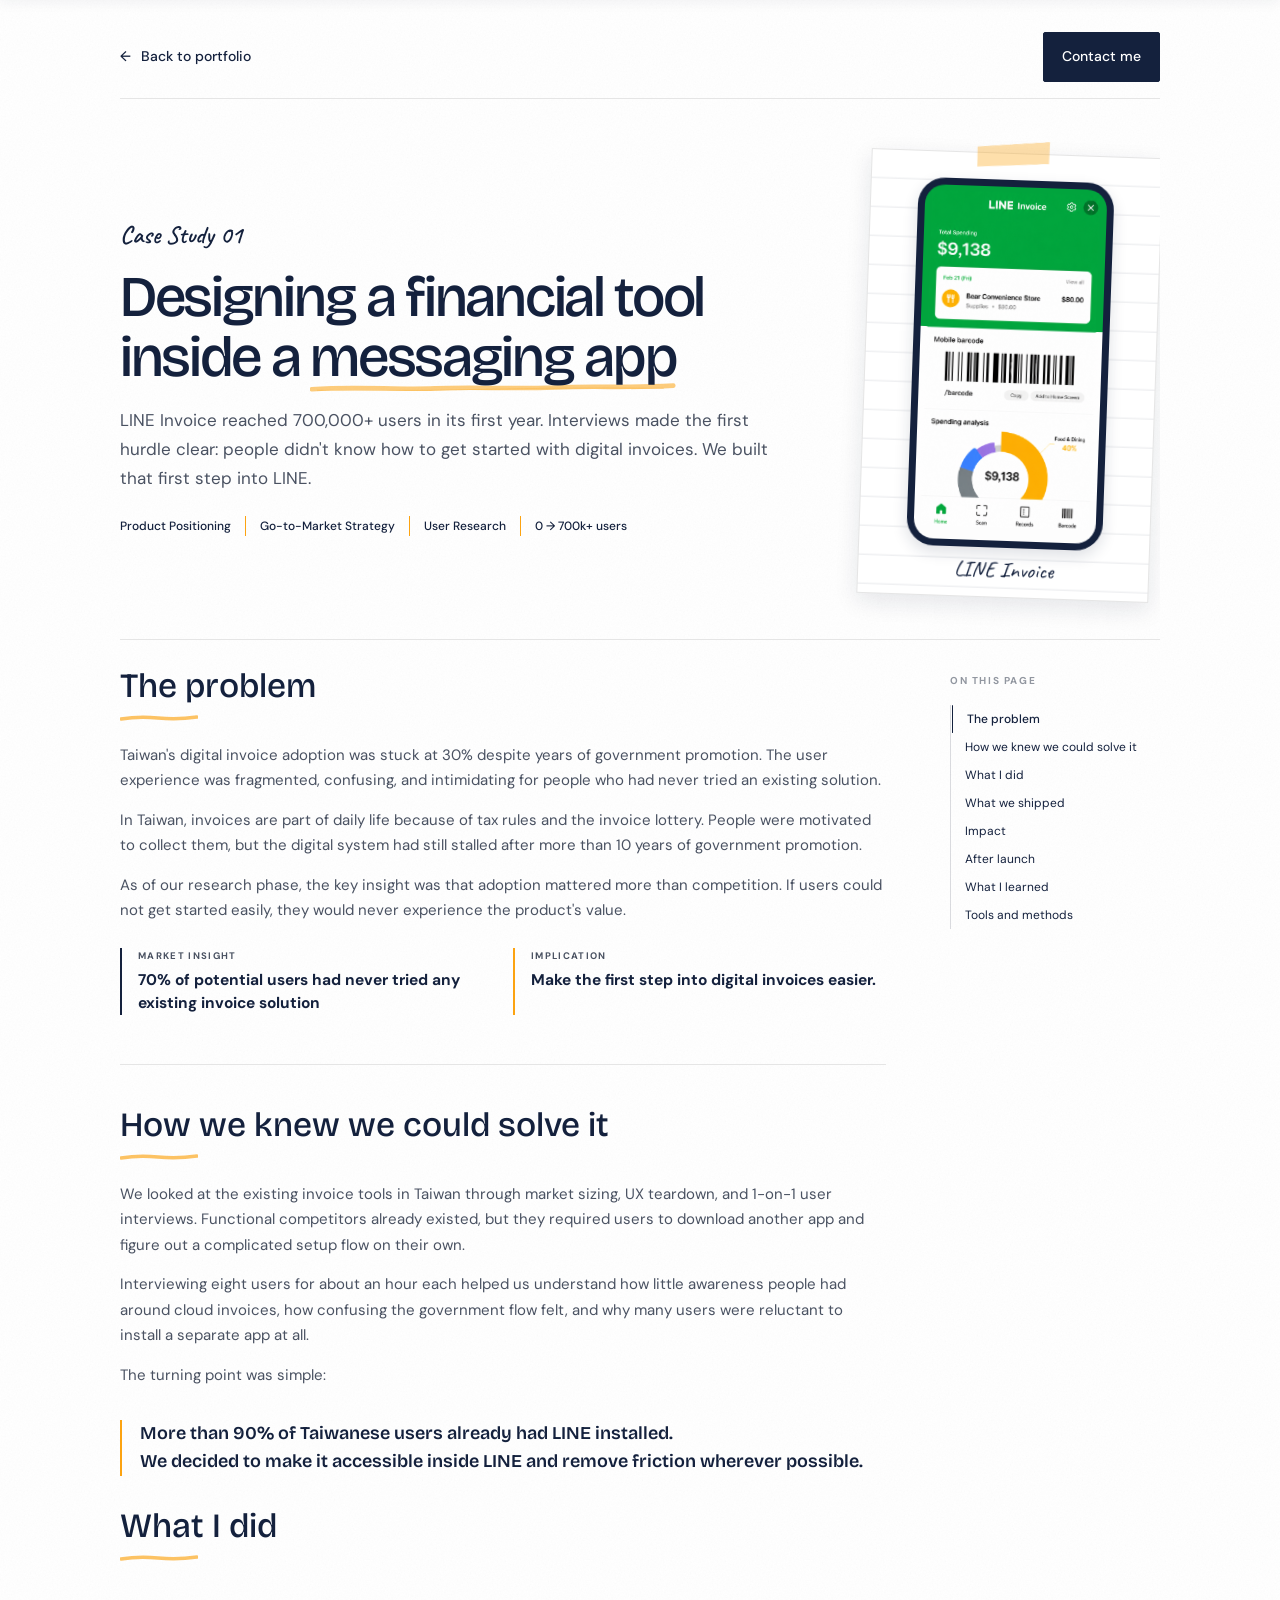
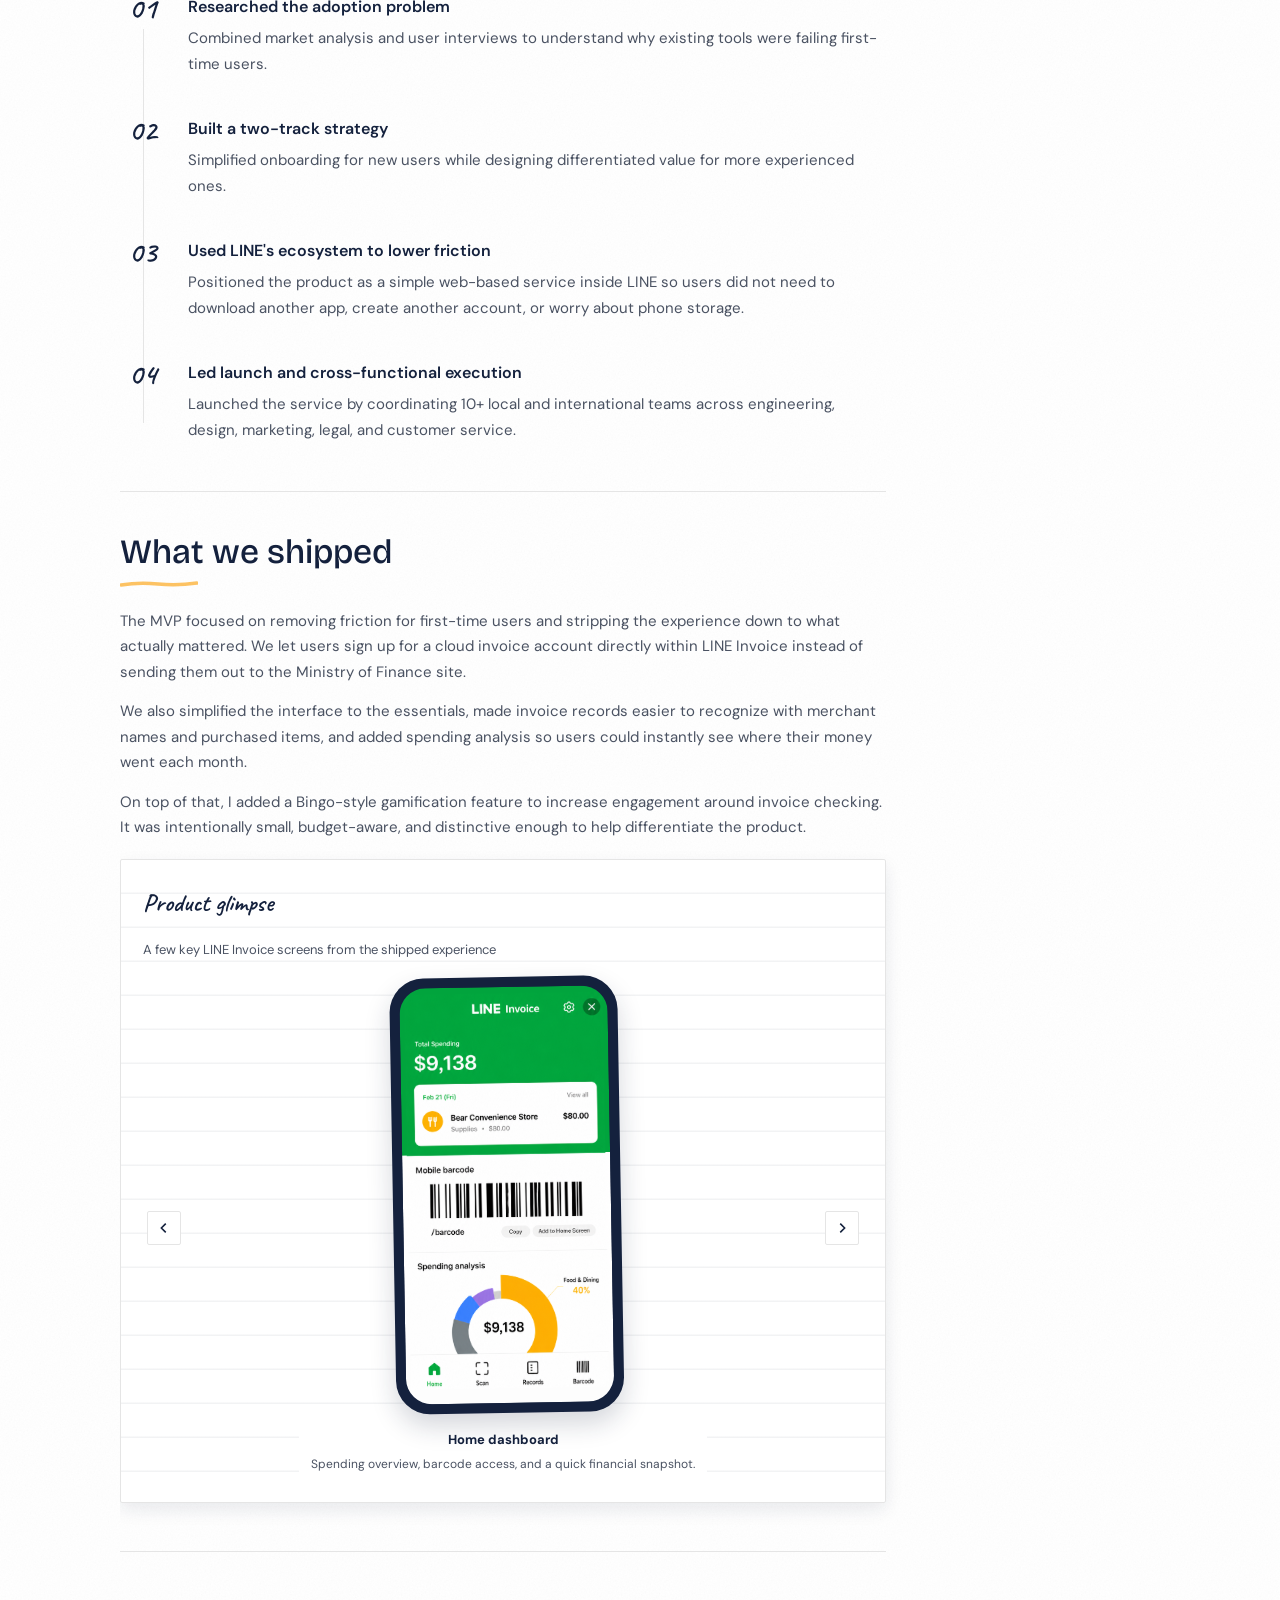
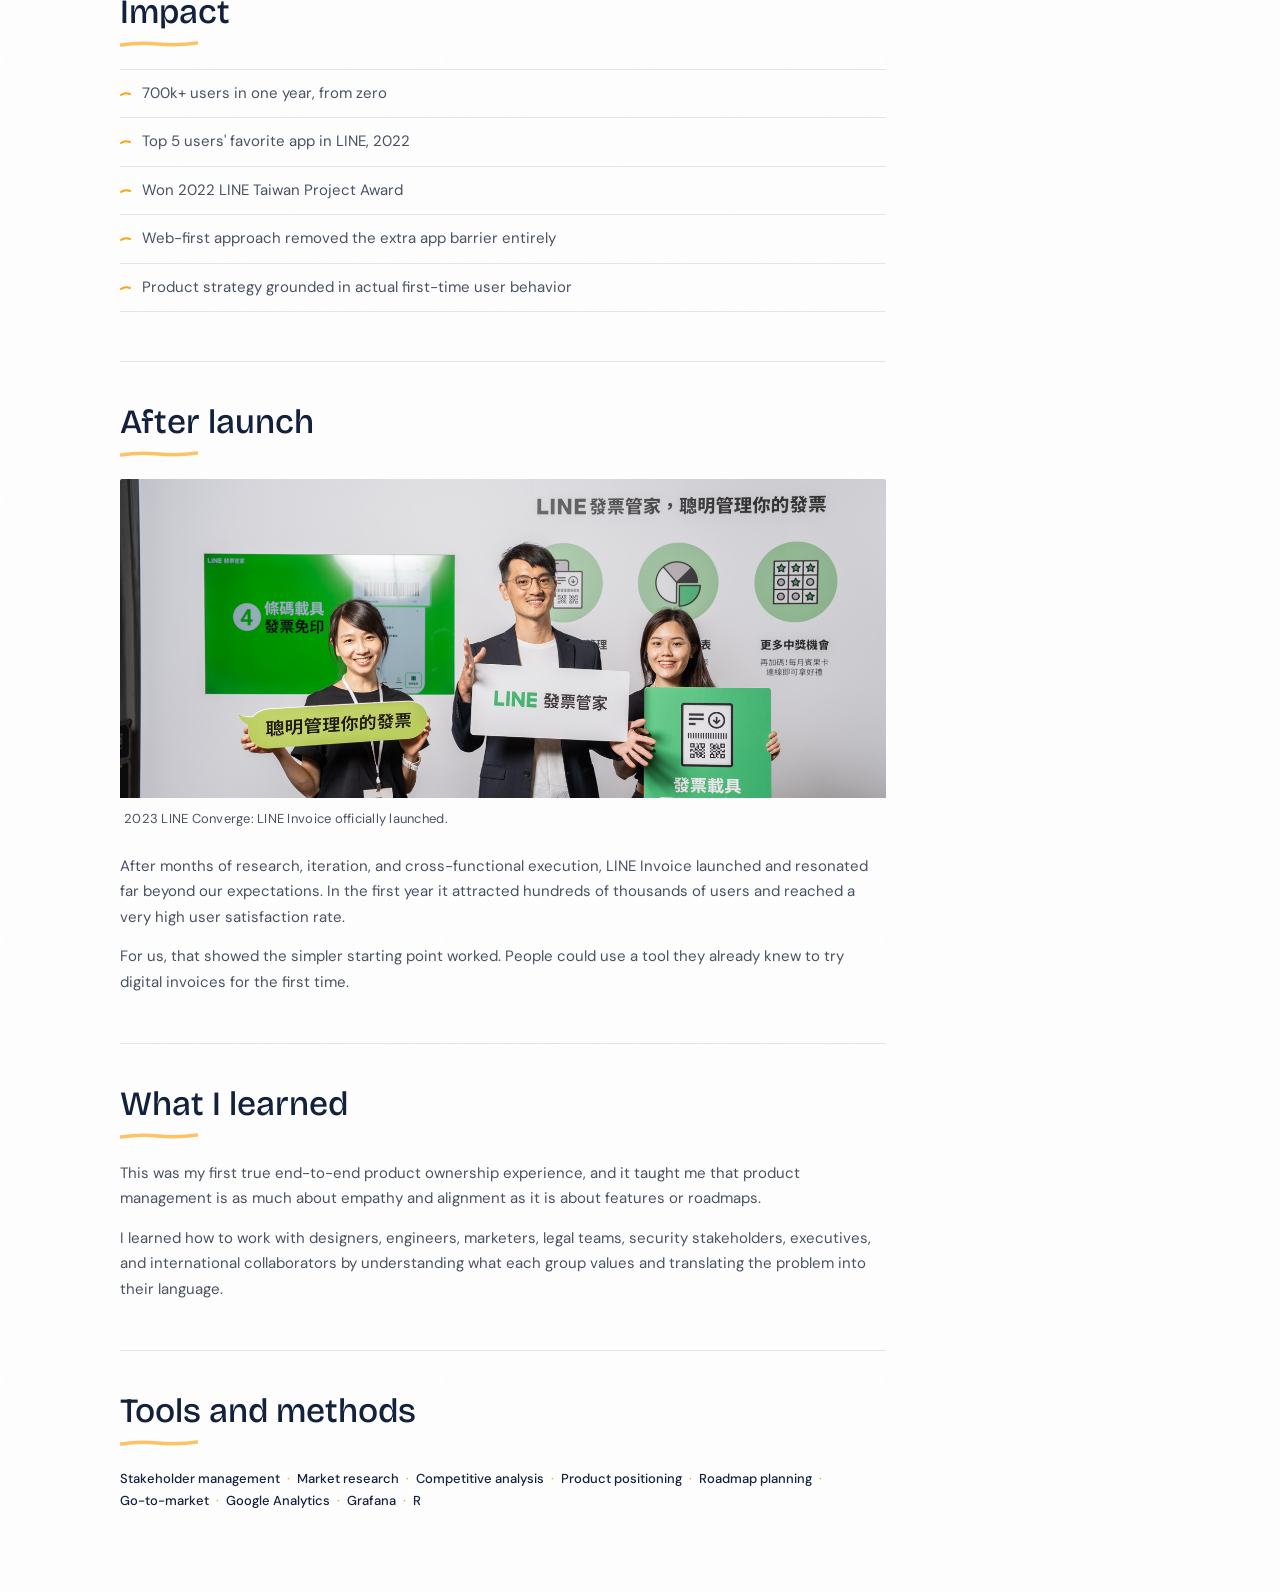
<file: case-studies/line-invoice/index.html>
<!DOCTYPE html>
<html lang="en">
<head>
  <!-- Google tag (gtag.js) -->
  <script async src="https://www.googletagmanager.com/gtag/js?id=G-JF2MZT30Q0"></script>
  <script>
    window.dataLayer = window.dataLayer || [];
    function gtag(){dataLayer.push(arguments);}
    gtag('js', new Date());
    gtag('config', 'G-JF2MZT30Q0');
  </script>
  <meta charset="UTF-8" />
  <meta name="viewport" content="width=device-width, initial-scale=1.0" />
  <meta name="theme-color" content="#ffffff" />
  <title>LINE Invoice Case Study - Yutzu Chen</title>
  <meta
    name="description"
    content="How Yutzu Chen launched LINE Invoice from 0 to 700k+ users by solving adoption, onboarding, and product positioning."
  />
  <link rel="preconnect" href="https://fonts.googleapis.com" />
  <link rel="preconnect" href="https://fonts.gstatic.com" crossorigin />
  <link
    href="https://fonts.googleapis.com/css2?family=Bricolage+Grotesque:wght@400;500;600;700&family=Caveat:wght@500;600;700&family=DM+Sans:opsz,wght@9..40,400;9..40,500;9..40,600;9..40,700&display=swap"
    rel="stylesheet"
  />
  <link rel="stylesheet" href="../../styles/case-study.css?v=20261113-type2" />
  <link rel="stylesheet" href="../../styles/case-study-design.css?v=20261114-nav" />
</head>
<body class="case-study-page portfolio-case-page has-hero-preview">
  <div class="case-page">
    <div class="topbar">
      <a class="back-link" href="../../index.html">
        <span>&larr;</span>
        <span>Back to portfolio</span>
      </a>
      <div class="top-actions">
        <a class="btn btn-primary" href="../../index.html#contact">Contact me</a>
      </div>
    </div>

    <section class="hero">
      <div class="hero-intro">
        <p class="eyebrow cs-fade-in">Case Study 01</p>
        <h1 class="cs-fade-in cs-fade-in-d1">Designing a financial tool inside a <span class="case-hero-accent">messaging app</span></h1>
        <p class="hero-copy cs-fade-in cs-fade-in-d2">
          LINE Invoice reached 700,000+ users in its first year. Interviews made the first hurdle clear:
          people didn't know how to get started with digital invoices. We built that first step into LINE.
        </p>
        <div class="hero-meta cs-fade-in cs-fade-in-d3">
          <div class="hero-meta-item">
            <span class="hero-meta-dot"></span>
            <span class="hero-meta-value">Product Positioning</span>
          </div>
          <div class="hero-meta-item">
            <span class="hero-meta-dot"></span>
            <span class="hero-meta-value">Go-to-Market Strategy</span>
          </div>
          <div class="hero-meta-item">
            <span class="hero-meta-dot"></span>
            <span class="hero-meta-value">User Research</span>
          </div>
          <div class="hero-meta-item">
            <span class="hero-meta-dot"></span>
            <span class="hero-meta-value">0 → 700k+ users</span>
          </div>
        </div>
      </div>
      <figure class="case-hero-preview cs-fade-in cs-fade-in-d2">
        <div class="case-hero-phone"><img src="../../img/invoice_home.png" alt="LINE Invoice home screen with spending overview and barcode" /></div>
        <figcaption>LINE Invoice</figcaption>
      </figure>
    </section>

      <main class="content">
        <section class="section" id="sec-problem">
          <h2 class="section-title">The problem</h2>
          <p>
            Taiwan's digital invoice adoption was stuck at 30% despite years of government
            promotion. The user experience was fragmented, confusing, and intimidating for
            people who had never tried an existing solution.
          </p>
          <p>
            In Taiwan, invoices are part of daily life because of tax rules and the invoice lottery.
            People were motivated to collect them, but the digital system had still stalled after
            more than 10 years of government promotion.
          </p>
          <p>
            As of our research phase, the key insight was that adoption mattered more than competition. If users could not get started easily, they would never experience the product's value.
          </p>
          <div class="facts">
            <div class="fact">
              <span>Market insight</span>
              <strong>70% of potential users had never tried any existing invoice solution</strong>
            </div>
            <div class="fact">
              <span>Implication</span>
              <strong>Make the first step into digital invoices easier.</strong>
            </div>
          </div>
        </section>

        <section class="section" id="sec-discovery">
          <h2 class="section-title">How we knew we could solve it</h2>
          <p>
            We looked at the existing invoice tools in Taiwan through market sizing, UX teardown,
            and 1-on-1 user interviews. Functional competitors already existed, but they required
            users to download another app and figure out a complicated setup flow on their own.
          </p>
          <p>
            Interviewing eight users for about an hour each helped us understand how little
            awareness people had around cloud invoices, how confusing the government flow felt,
            and why many users were reluctant to install a separate app at all.
          </p>
          <p>
            The turning point was simple:
          </p>
        </section>

        <blockquote class="pull-quote">
          <p>More than 90% of Taiwanese users already had LINE installed.</p>
          <p>We decided to make it accessible inside LINE and remove friction wherever possible.</p>
        </blockquote>

        <section class="section" id="sec-process">
          <h2 class="section-title">What I did</h2>
          <div class="steps">
            <div class="step">
              <div class="step-no">01</div>
              <div class="step-body">
                <h3>Researched the adoption problem</h3>
                <p>
                  Combined market analysis and user interviews to understand why existing tools
                  were failing first-time users.
                </p>
              </div>
            </div>
            <div class="step">
              <div class="step-no">02</div>
              <div class="step-body">
                <h3>Built a two-track strategy</h3>
                <p>
                  Simplified onboarding for new users while designing differentiated value for
                  more experienced ones.
                </p>
              </div>
            </div>
            <div class="step">
              <div class="step-no">03</div>
              <div class="step-body">
                <h3>Used LINE's ecosystem to lower friction</h3>
                <p>
                  Positioned the product as a simple web-based service inside LINE so users did
                  not need to download another app, create another account, or worry about phone
                  storage.
                </p>
              </div>
            </div>
            <div class="step">
              <div class="step-no">04</div>
              <div class="step-body">
                <h3>Led launch and cross-functional execution</h3>
                <p>
                  Launched the service by coordinating 10+ local and international teams across engineering, design, marketing, legal, and customer service.
                </p>
              </div>
            </div>
          </div>
        </section>

        <section class="section" id="sec-shipped">
          <h2 class="section-title">What we shipped</h2>
          <p>
            The MVP focused on removing friction for first-time users and stripping the experience
            down to what actually mattered. We let users sign up for a cloud invoice account
            directly within LINE Invoice instead of sending them out to the Ministry of Finance site.
          </p>
          <p>
            We also simplified the interface to the essentials, made invoice records easier to
            recognize with merchant names and purchased items, and added spending analysis so
            users could instantly see where their money went each month.
          </p>
          <p>
            On top of that, I added a Bingo-style gamification feature to increase engagement
            around invoice checking. It was intentionally small, budget-aware, and distinctive
            enough to help differentiate the product.
          </p>
          <div class="case-gallery" data-case-gallery>
            <div class="case-gallery-head">
              <div class="case-gallery-copy">
                <p class="case-gallery-label">Product glimpse</p>
                <p class="case-gallery-title">A few key LINE Invoice screens from the shipped experience</p>
              </div>
              <div class="case-gallery-nav">
                <button class="case-gallery-btn" type="button" data-gallery-prev aria-label="Previous screen">
                  <svg viewBox="0 0 16 16" fill="none" stroke="currentColor" stroke-width="1.8"><path d="M10 3L5 8l5 5"/></svg>
                </button>
                <button class="case-gallery-btn" type="button" data-gallery-next aria-label="Next screen">
                  <svg viewBox="0 0 16 16" fill="none" stroke="currentColor" stroke-width="1.8"><path d="M6 3l5 5-5 5"/></svg>
                </button>
              </div>
            </div>
            <div class="case-gallery-stage">
              <div class="case-gallery-device">
                <div class="case-gallery-screen">
                  <img data-gallery-image src="../../img/invoice_home.png" alt="LINE Invoice home screen" />
                </div>
              </div>
              <div class="case-gallery-caption" data-gallery-caption aria-live="polite">
                <strong>Home dashboard</strong>
                Spending overview, barcode access, and a quick financial snapshot.
              </div>
            </div>
            <script type="application/json" class="case-gallery-data">
              [
                {
                  "src": "../../img/invoice_home.png",
                  "alt": "LINE Invoice home screen",
                  "title": "Home dashboard",
                  "desc": "Spending overview, barcode access, and a quick financial snapshot."
                },
                {
                  "src": "../../img/invoice_scan.png",
                  "alt": "LINE Invoice scan screen",
                  "title": "Invoice scan",
                  "desc": "A guided flow that makes the first step into cloud invoices much less intimidating."
                },
                {
                  "src": "../../img/invoice_record.png",
                  "alt": "LINE Invoice records screen",
                  "title": "Records",
                  "desc": "Merchant names and purchased items make receipts easier to recognize at a glance."
                },
                {
                  "src": "../../img/invoice_spending.png",
                  "alt": "LINE Invoice spending breakdown",
                  "title": "Auto-bookkeeping",
                  "desc": "Category breakdowns helped users see value beyond storage and scanning."
                },
                {
                  "src": "../../img/invoice_details.png",
                  "alt": "LINE Invoice details screen",
                  "title": "Invoice details",
                  "desc": "Detailed information is presented in a cleaner, easier-to-read structure."
                },
                {
                  "src": "../../img/invoice_bingo.png",
                  "alt": "LINE Invoice bingo feature screen",
                  "title": "Bingo feature",
                  "desc": "A lightweight game mechanic that encouraged return usage and differentiated the product."
                }
              ]
            </script>
          </div>
        </section>

        <section class="section" id="sec-impact">
          <h2 class="section-title">Impact</h2>
          <ul class="impact-points">
            <li>700k+ users in one year, from zero</li>
            <li>Top 5 users' favorite app in LINE, 2022</li>
            <li>Won 2022 LINE Taiwan Project Award</li>
            <li>Web-first approach removed the extra app barrier entirely</li>
            <li>Product strategy grounded in actual first-time user behavior</li>
          </ul>
        </section>

        <section class="section" id="sec-after">
          <h2 class="section-title">After launch</h2>
          <figure class="launch-photo">
            <img src="../../img/invoice_me.jpeg" alt="The team presenting LINE Invoice at its launch event" />
            <figcaption>2023 LINE Converge: LINE Invoice officially launched. </figcaption>
          </figure>
          <p>
            After months of research, iteration, and cross-functional execution, LINE Invoice
            launched and resonated far beyond our expectations. In the first year it attracted
            hundreds of thousands of users and reached a very high user satisfaction rate.
          </p>
          <p>
            For us, that showed the simpler starting point worked. People could use a tool they
            already knew to try digital invoices for the first time.
          </p>
        </section>

        <section class="section" id="sec-learned">
          <h2 class="section-title">What I learned</h2>
          <p>
            This was my first true end-to-end product ownership experience, and it taught me that
            product management is as much about empathy and alignment as it is about features or
            roadmaps.
          </p>
          <p>
            I learned how to work with designers, engineers, marketers, legal teams, security
            stakeholders, executives, and international collaborators by understanding what each
            group values and translating the problem into their language.
          </p>
        </section>

        <section class="section" id="sec-tools">
          <h2 class="section-title">Tools and methods</h2>
          <div class="case-chip-list">
            <span class="chip">Stakeholder management</span>
            <span class="chip">Market research</span>
            <span class="chip">Competitive analysis</span>
            <span class="chip">Product positioning</span>
            <span class="chip">Roadmap planning</span>
            <span class="chip">Go-to-market</span>
            <span class="chip">Google Analytics</span>
            <span class="chip">Grafana</span>
            <span class="chip">R</span>
          </div>
        </section>
      </main>
  </div>
  <script defer src="../../scripts/case-study.js?v=20261114-nav"></script>
</body>
</html>
</file>
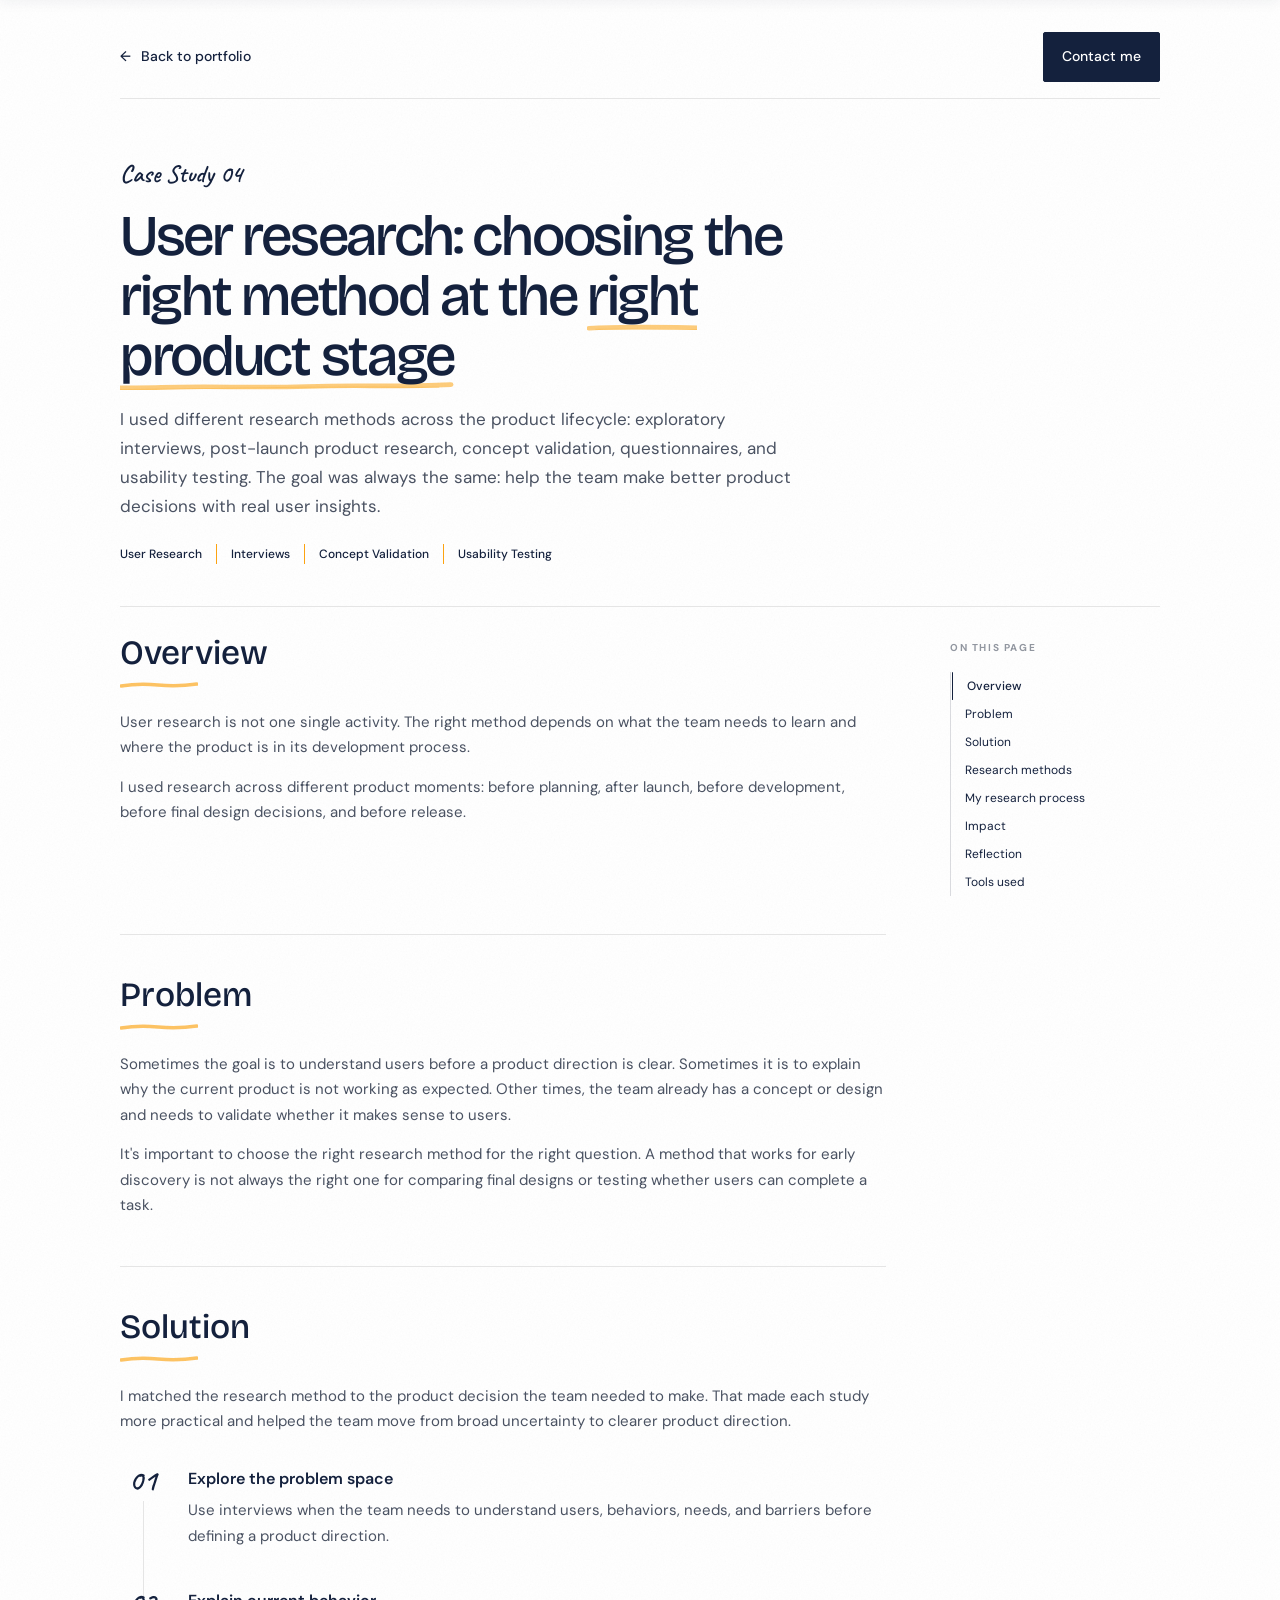
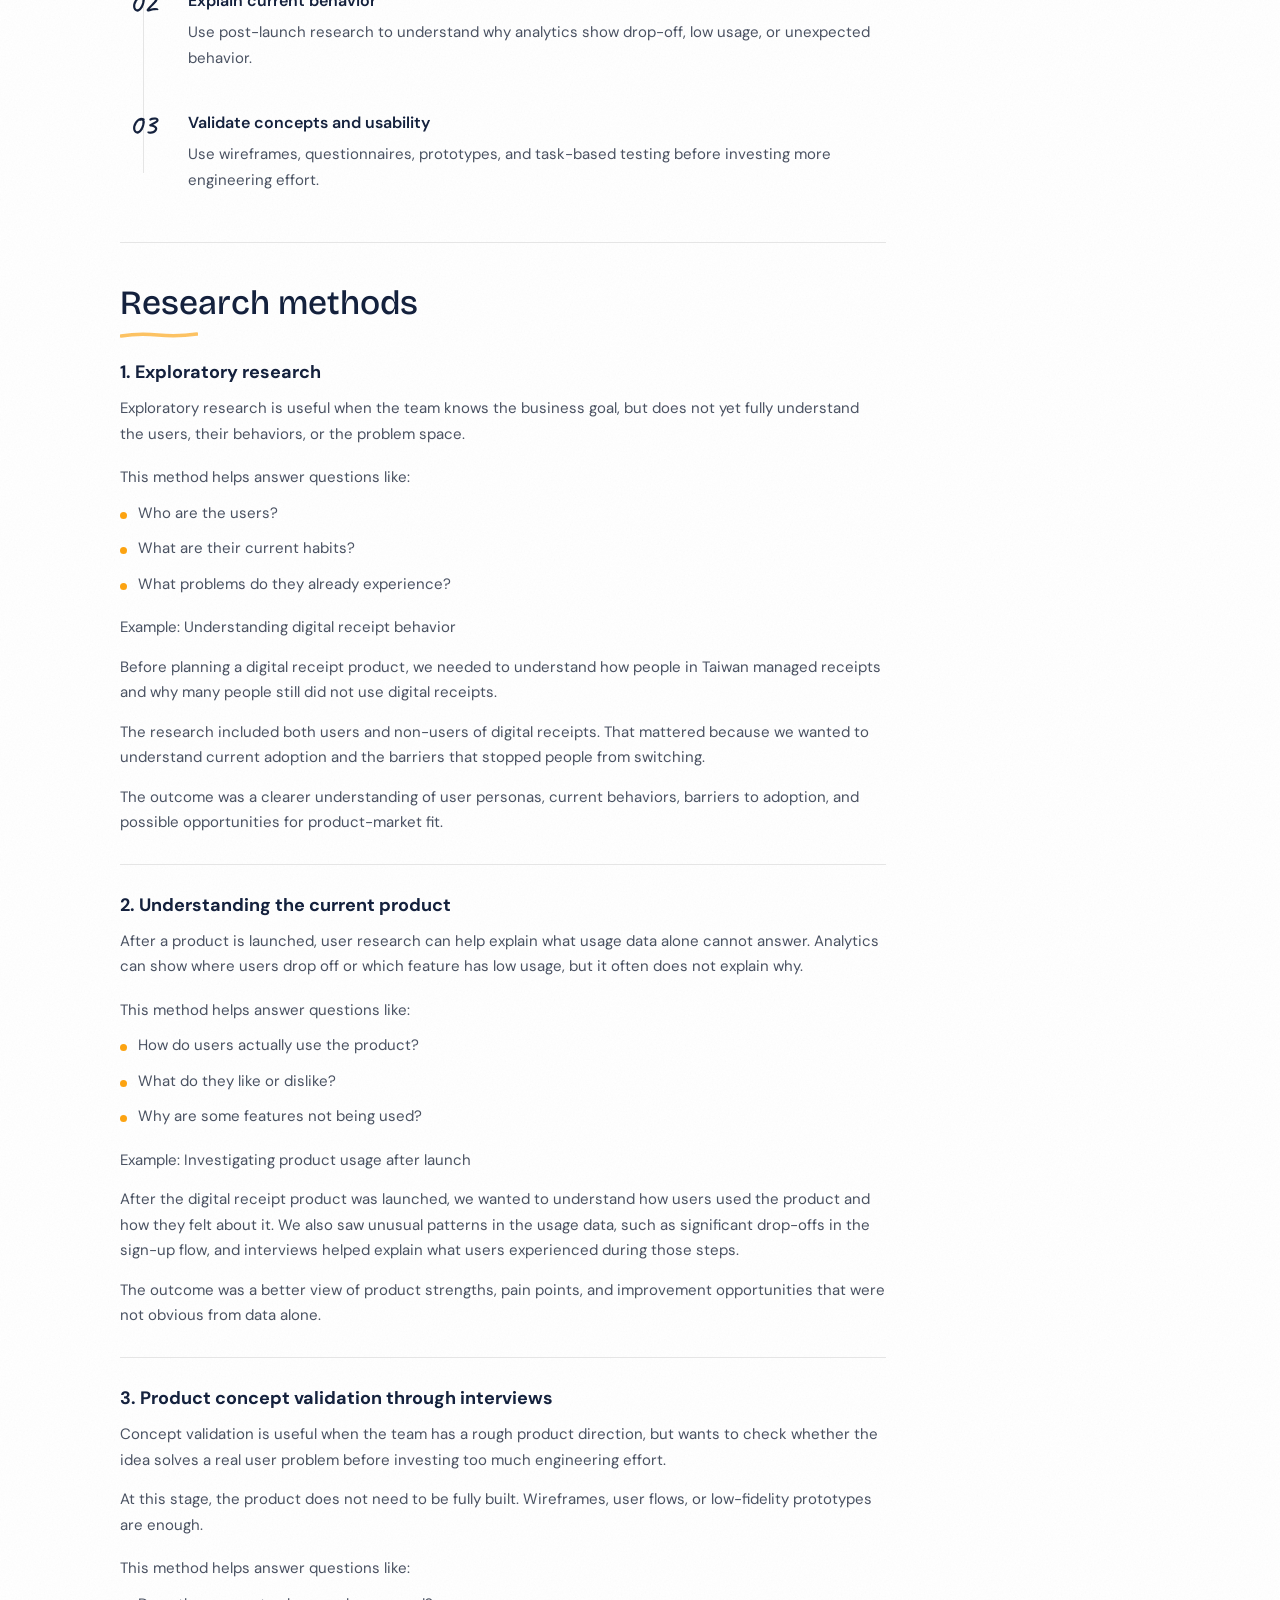
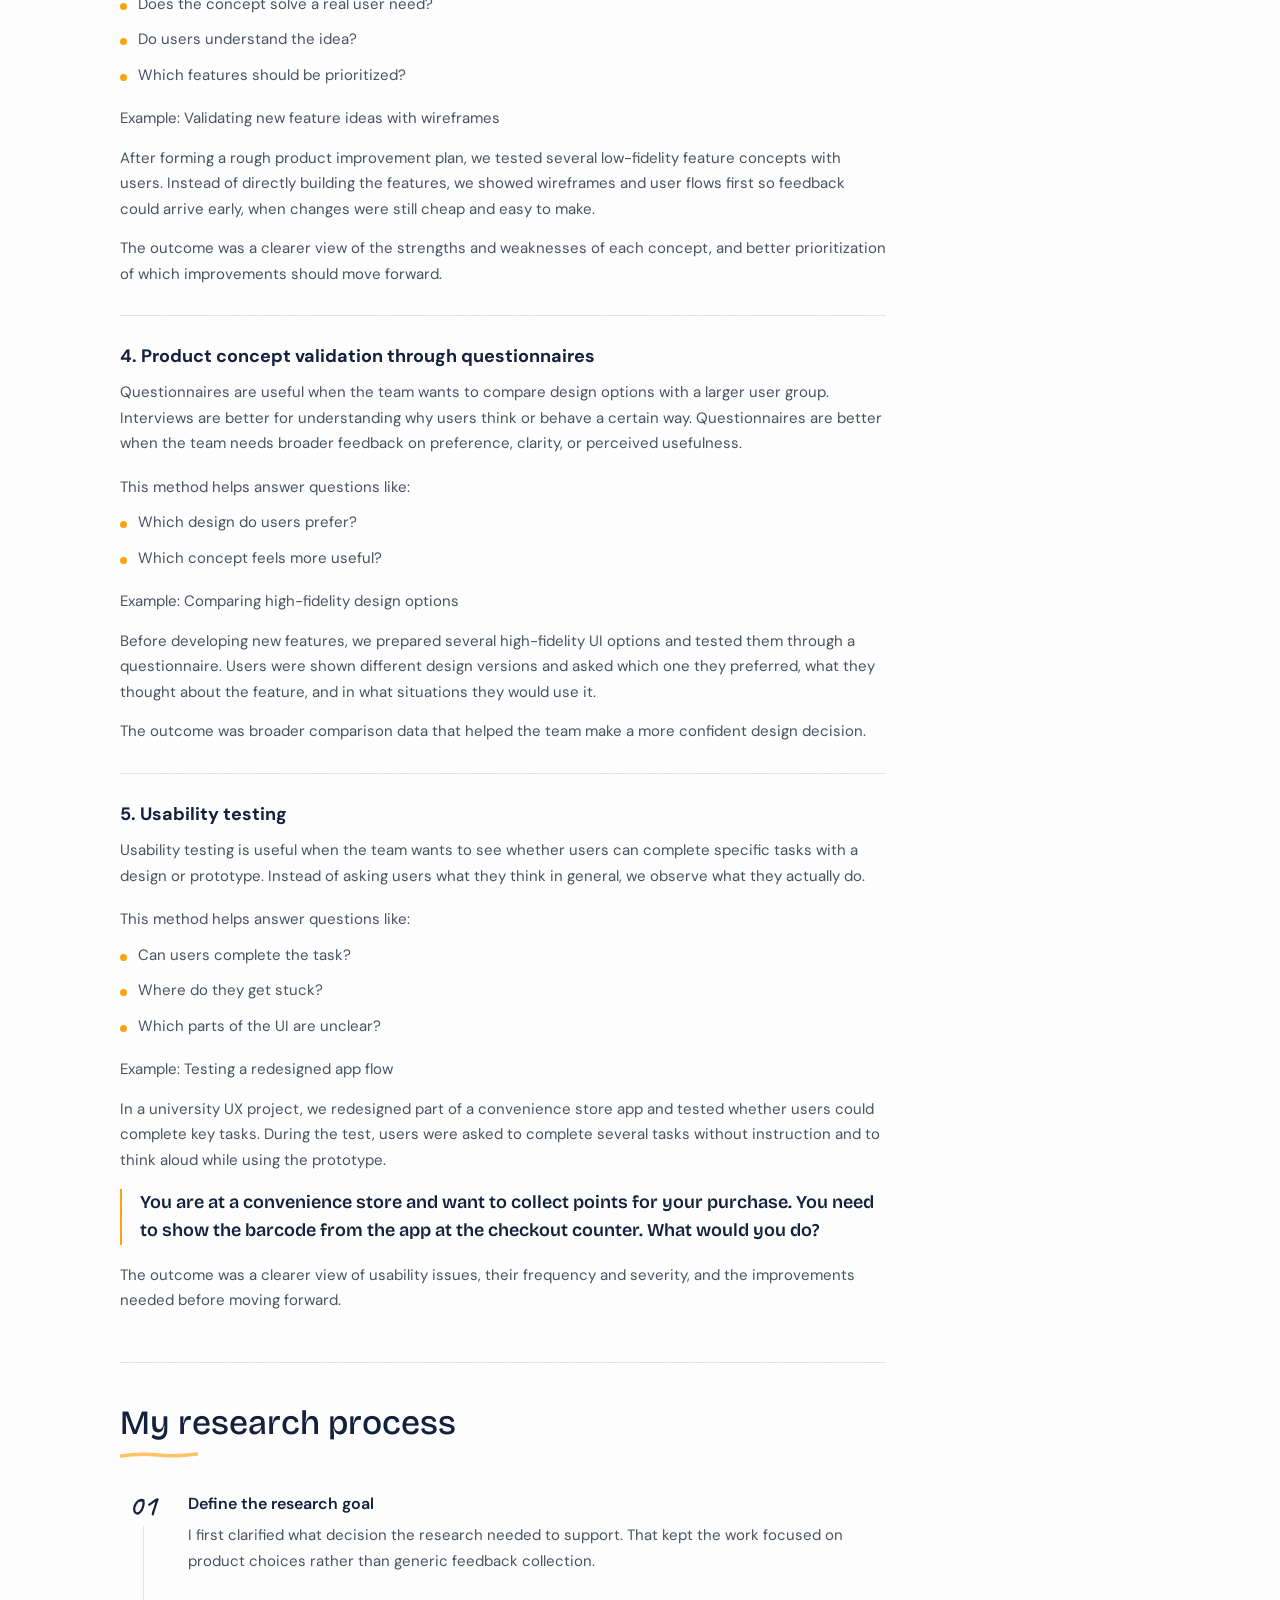
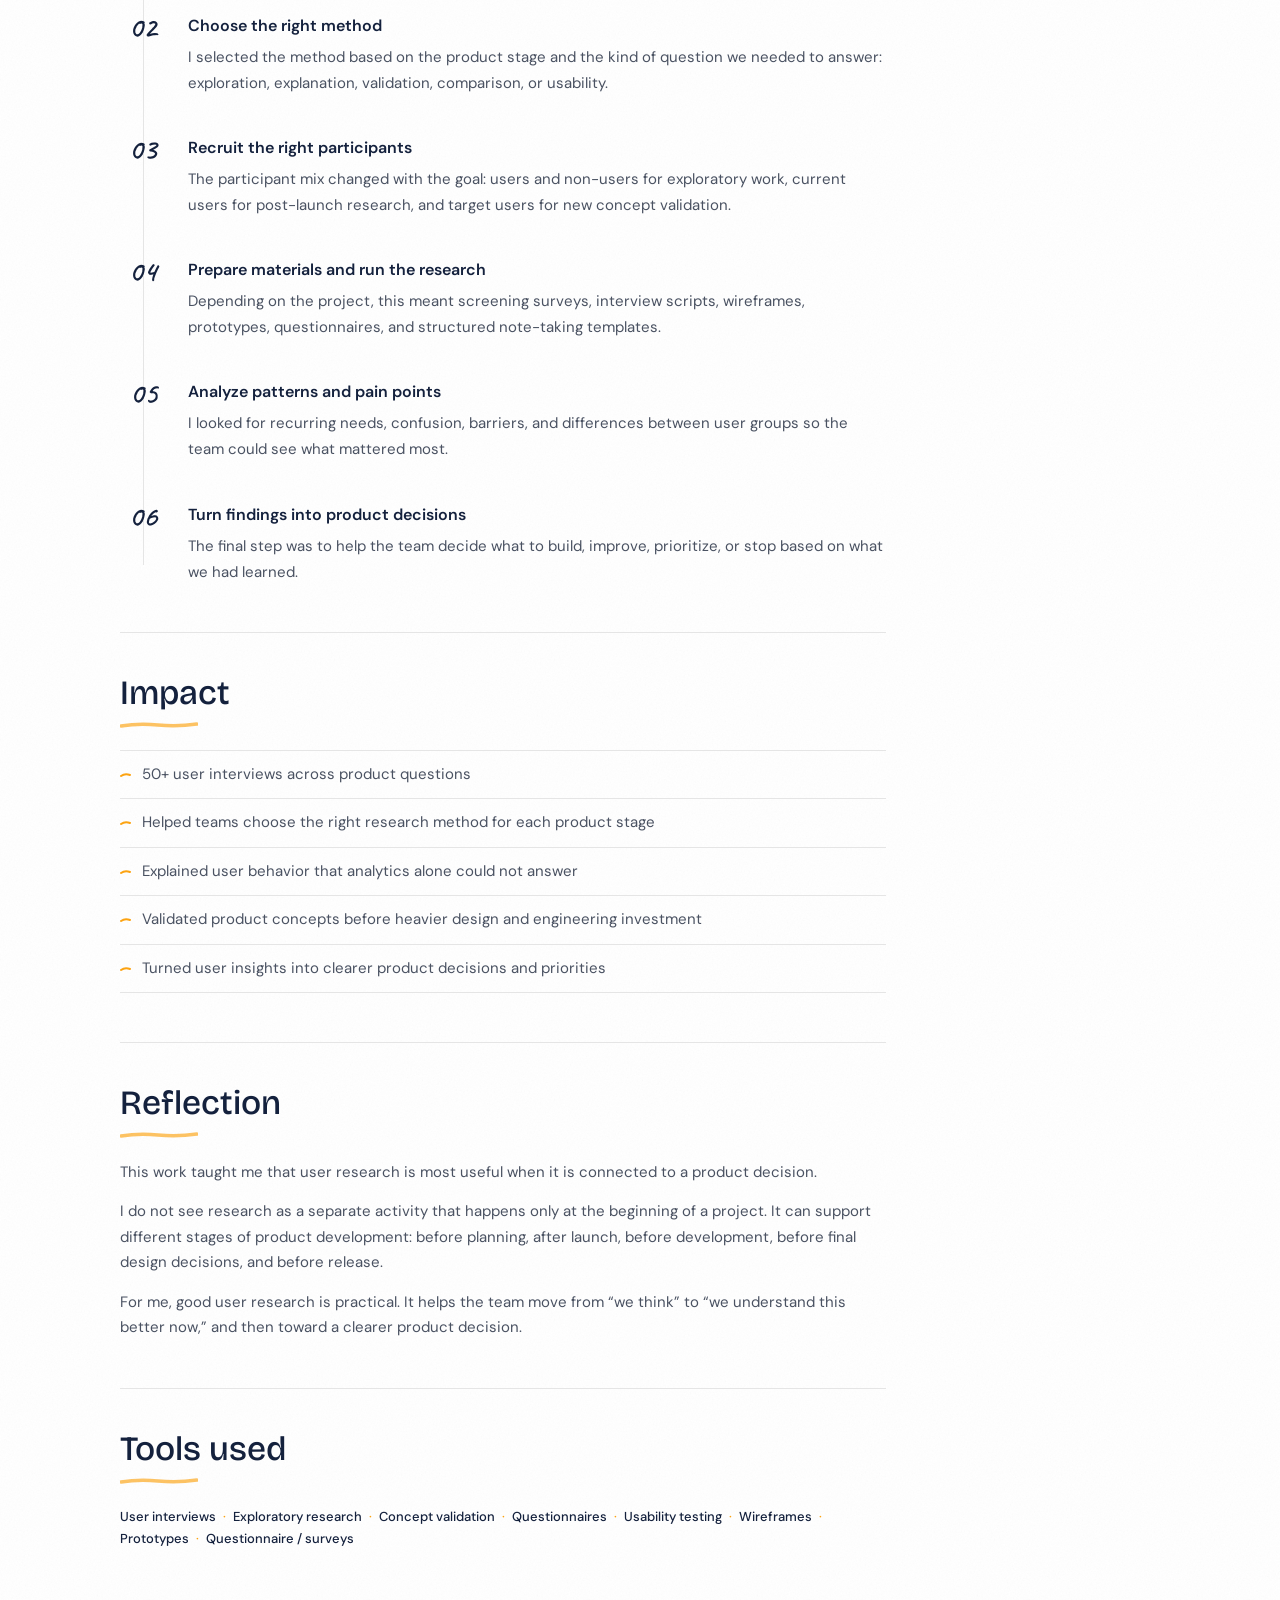
<file: case-studies/user-research/index.html>
<!DOCTYPE html>
<html lang="en">
<head>
  <!-- Google tag (gtag.js) -->
  <script async src="https://www.googletagmanager.com/gtag/js?id=G-JF2MZT30Q0"></script>
  <script>
    window.dataLayer = window.dataLayer || [];
    function gtag(){dataLayer.push(arguments);}
    gtag('js', new Date());
    gtag('config', 'G-JF2MZT30Q0');
  </script>
  <meta charset="UTF-8" />
  <meta name="viewport" content="width=device-width, initial-scale=1.0" />
  <meta name="theme-color" content="#ffffff" />
  <title>User Research Across Product Stages - Yutzu Chen</title>
  <meta
    name="description"
    content="How Yutzu Chen used exploratory interviews, post-launch research, concept validation, questionnaires, and usability testing to support product decisions across different stages."
  />
  <link rel="preconnect" href="https://fonts.googleapis.com" />
  <link rel="preconnect" href="https://fonts.gstatic.com" crossorigin />
  <link
    href="https://fonts.googleapis.com/css2?family=Bricolage+Grotesque:wght@400;500;600;700&family=Caveat:wght@500;600;700&family=DM+Sans:opsz,wght@9..40,400;9..40,500;9..40,600;9..40,700&display=swap"
    rel="stylesheet"
  />
  <link rel="stylesheet" href="../../styles/case-study.css?v=20261113-type2" />
  <link rel="stylesheet" href="../../styles/case-study-design.css?v=20261114-nav" />
</head>
<body class="case-study-page portfolio-case-page">
  <div class="case-page">
    <div class="topbar">
      <a class="back-link" href="../../index.html">
        <span>&larr;</span>
        <span>Back to portfolio</span>
      </a>
      <div class="top-actions">
        <a class="btn btn-primary" href="../../index.html#contact">Contact me</a>
      </div>
    </div>

    <section class="hero">
      <div class="hero-intro">
        <p class="eyebrow cs-fade-in">Case Study 04</p>
        <h1 class="cs-fade-in cs-fade-in-d1">User research: choosing the right method at the <span class="case-hero-accent">right product stage</span></h1>
        <p class="hero-copy cs-fade-in cs-fade-in-d2">
          I used different research methods across the product lifecycle: exploratory interviews,
          post-launch product research, concept validation, questionnaires, and usability testing.
          The goal was always the same: help the team make better product decisions with real user insights.
        </p>
        <div class="hero-meta cs-fade-in cs-fade-in-d3">
          <div class="hero-meta-item">
            <span class="hero-meta-dot"></span>
            <span class="hero-meta-value">User Research</span>
          </div>
          <div class="hero-meta-item">
            <span class="hero-meta-dot"></span>
            <span class="hero-meta-value">Interviews</span>
          </div>
          <div class="hero-meta-item">
            <span class="hero-meta-dot"></span>
            <span class="hero-meta-value">Concept Validation</span>
          </div>
          <div class="hero-meta-item">
            <span class="hero-meta-dot"></span>
            <span class="hero-meta-value">Usability Testing</span>
          </div>
        </div>
      </div>
    </section>

    <main class="content">
      <section class="section" id="sec-overview">
        <h2 class="section-title">Overview</h2>
        <p>
          User research is not one single activity. The right method depends on what the team
          needs to learn and where the product is in its development process.
        </p>
        <p>
          I used research across different product moments: before planning, after launch, before
          development, before final design decisions, and before release.
        </p>
        <blockquote class="pull-quote">
          <p>The goal was to support better product decisions with real user insight.</p>
        </blockquote>
      </section>

      <section class="section" id="sec-problem">
        <h2 class="section-title">Problem</h2>
        <p>
          Sometimes the goal is to understand users before a product direction is clear. Sometimes
          it is to explain why the current product is not working as expected. Other times, the
          team already has a concept or design and needs to validate whether it makes sense to users.
        </p>
        <p>
          It's important to choose the right research method for the right question. A method
          that works for early discovery is not always the right one for comparing final designs
          or testing whether users can complete a task.
        </p>
      </section>

      <section class="section" id="sec-solution">
        <h2 class="section-title">Solution</h2>
        <p>
          I matched the research method to the product decision the team needed to make. That made
          each study more practical and helped the team move from broad uncertainty to clearer
          product direction.
        </p>
        <div class="steps">
          <div class="step">
            <div class="step-no">01</div>
            <div class="step-body">
              <h3>Explore the problem space</h3>
              <p>Use interviews when the team needs to understand users, behaviors, needs, and barriers before defining a product direction.</p>
            </div>
          </div>
          <div class="step">
            <div class="step-no">02</div>
            <div class="step-body">
              <h3>Explain current behavior</h3>
              <p>Use post-launch research to understand why analytics show drop-off, low usage, or unexpected behavior.</p>
            </div>
          </div>
          <div class="step">
            <div class="step-no">03</div>
            <div class="step-body">
              <h3>Validate concepts and usability</h3>
              <p>Use wireframes, questionnaires, prototypes, and task-based testing before investing more engineering effort.</p>
            </div>
          </div>
        </div>
      </section>

      <section class="section section-rich-text" id="sec-methods">
        <h2 class="section-title">Research methods</h2>

        <h3 class="section-subtitle">1. Exploratory research</h3>
        <p>
          Exploratory research is useful when the team knows the business goal, but does not yet
          fully understand the users, their behaviors, or the problem space.
        </p>
        <p class="list-label">This method helps answer questions like:</p>
        <ul class="content-list">
          <li>Who are the users?</li>
          <li>What are their current habits?</li>
          <li>What problems do they already experience?</li>
        </ul>
        <p class="list-label">Example: Understanding digital receipt behavior</p>
        <p>
          Before planning a digital receipt product, we needed to understand how people in Taiwan
          managed receipts and why many people still did not use digital receipts.
        </p>
        <p>
          The research included both users and non-users of digital receipts. That mattered because
          we wanted to understand current adoption and the barriers that stopped
          people from switching.
        </p>
        <p>
          The outcome was a clearer understanding of user personas, current behaviors, barriers to
          adoption, and possible opportunities for product-market fit.
        </p>

        <hr class="section-divider" />

        <h3 class="section-subtitle">2. Understanding the current product</h3>
        <p>
          After a product is launched, user research can help explain what usage data alone cannot
          answer. Analytics can show where users drop off or which feature has low usage, but it
          often does not explain why.
        </p>
        <p class="list-label">This method helps answer questions like:</p>
        <ul class="content-list">
          <li>How do users actually use the product?</li>
          <li>What do they like or dislike?</li>
          <li>Why are some features not being used?</li>
        </ul>
        <p class="list-label">Example: Investigating product usage after launch</p>
        <p>
          After the digital receipt product was launched, we wanted to understand how users used
          the product and how they felt about it. We also saw unusual patterns in the usage data,
          such as significant drop-offs in the sign-up flow, and interviews helped explain what
          users experienced during those steps.
        </p>
        <p>
          The outcome was a better view of product strengths, pain points, and improvement
          opportunities that were not obvious from data alone.
        </p>

        <hr class="section-divider" />

        <h3 class="section-subtitle">3. Product concept validation through interviews</h3>
        <p>
          Concept validation is useful when the team has a rough product direction, but wants to
          check whether the idea solves a real user problem before investing too much engineering effort.
        </p>
        <p>
          At this stage, the product does not need to be fully built. Wireframes, user flows, or
          low-fidelity prototypes are enough.
        </p>
        <p class="list-label">This method helps answer questions like:</p>
        <ul class="content-list">
          <li>Does the concept solve a real user need?</li>
          <li>Do users understand the idea?</li>
          <li>Which features should be prioritized?</li>
        </ul>
        <p class="list-label">Example: Validating new feature ideas with wireframes</p>
        <p>
          After forming a rough product improvement plan, we tested several low-fidelity feature
          concepts with users. Instead of directly building the features, we showed wireframes and
          user flows first so feedback could arrive early, when changes were still cheap and easy to make.
        </p>
        <p>
          The outcome was a clearer view of the strengths and weaknesses of each concept, and
          better prioritization of which improvements should move forward.
        </p>

        <hr class="section-divider" />

        <h3 class="section-subtitle">4. Product concept validation through questionnaires</h3>
        <p>
          Questionnaires are useful when the team wants to compare design options with a larger
          user group. Interviews are better for understanding why users think or behave a certain way.
          Questionnaires are better when the team needs broader feedback on preference, clarity, or perceived usefulness.
        </p>
        <p class="list-label">This method helps answer questions like:</p>
        <ul class="content-list">
          <li>Which design do users prefer?</li>
          <li>Which concept feels more useful?</li>
        </ul>
        <p class="list-label">Example: Comparing high-fidelity design options</p>
        <p>
          Before developing new features, we prepared several high-fidelity UI options and tested
          them through a questionnaire. Users were shown different design versions and asked which
          one they preferred, what they thought about the feature, and in what situations they would use it.
        </p>
        <p>
          The outcome was broader comparison data that helped the team make a more confident
          design decision.
        </p>

        <hr class="section-divider" />

        <h3 class="section-subtitle">5. Usability testing</h3>
        <p>
          Usability testing is useful when the team wants to see whether users can complete
          specific tasks with a design or prototype. Instead of asking users what they think in
          general, we observe what they actually do.
        </p>
        <p class="list-label">This method helps answer questions like:</p>
        <ul class="content-list">
          <li>Can users complete the task?</li>
          <li>Where do they get stuck?</li>
          <li>Which parts of the UI are unclear?</li>
        </ul>
        <p class="list-label">Example: Testing a redesigned app flow</p>
        <p>
          In a university UX project, we redesigned part of a convenience store app and tested
          whether users could complete key tasks. During the test, users were asked to complete
          several tasks without instruction and to think aloud while using the prototype.
        </p>
        <blockquote class="pull-quote">
          <p>You are at a convenience store and want to collect points for your purchase. You need to show the barcode from the app at the checkout counter. What would you do?</p>
        </blockquote>
        <p>
          The outcome was a clearer view of usability issues, their frequency and severity, and
          the improvements needed before moving forward.
        </p>
      </section>

      <section class="section" id="sec-process">
        <h2 class="section-title">My research process</h2>
        <div class="steps">
          <div class="step">
            <div class="step-no">01</div>
            <div class="step-body">
              <h3>Define the research goal</h3>
              <p>
                I first clarified what decision the research needed to support. That kept the work
                focused on product choices rather than generic feedback collection.
              </p>
            </div>
          </div>
          <div class="step">
            <div class="step-no">02</div>
            <div class="step-body">
              <h3>Choose the right method</h3>
              <p>
                I selected the method based on the product stage and the kind of question we
                needed to answer: exploration, explanation, validation, comparison, or usability.
              </p>
            </div>
          </div>
          <div class="step">
            <div class="step-no">03</div>
            <div class="step-body">
              <h3>Recruit the right participants</h3>
              <p>
                The participant mix changed with the goal: users and non-users for exploratory
                work, current users for post-launch research, and target users for new concept validation.
              </p>
            </div>
          </div>
          <div class="step">
            <div class="step-no">04</div>
            <div class="step-body">
              <h3>Prepare materials and run the research</h3>
              <p>
                Depending on the project, this meant screening surveys, interview scripts,
                wireframes, prototypes, questionnaires, and structured note-taking templates.
              </p>
            </div>
          </div>
          <div class="step">
            <div class="step-no">05</div>
            <div class="step-body">
              <h3>Analyze patterns and pain points</h3>
              <p>
                I looked for recurring needs, confusion, barriers, and differences between user
                groups so the team could see what mattered most.
              </p>
            </div>
          </div>
          <div class="step">
            <div class="step-no">06</div>
            <div class="step-body">
              <h3>Turn findings into product decisions</h3>
              <p>
                The final step was to help the team decide what to build, improve, prioritize, or
                stop based on what we had learned.
              </p>
            </div>
          </div>
        </div>
      </section>

      <section class="section" id="sec-impact">
        <h2 class="section-title">Impact</h2>
        <ul class="impact-points">
          <li>50+ user interviews across product questions</li>
          <li>Helped teams choose the right research method for each product stage</li>
          <li>Explained user behavior that analytics alone could not answer</li>
          <li>Validated product concepts before heavier design and engineering investment</li>
          <li>Turned user insights into clearer product decisions and priorities</li>
        </ul>
      </section>

      <section class="section" id="sec-reflection">
        <h2 class="section-title">Reflection</h2>
        <p>
          This work taught me that user research is most useful when it is connected to a product decision.
        </p>
        <p>
          I do not see research as a separate activity that happens only at the beginning of a
          project. It can support different stages of product development: before planning,
          after launch, before development, before final design decisions, and before release.
        </p>
        <p>
          For me, good user research is practical. It helps the team move from “we think” to
          “we understand this better now,” and then toward a clearer product decision.
        </p>
      </section>

      <section class="section" id="sec-tools">
        <h2 class="section-title">Tools used</h2>
        <div class="case-chip-list">
          <span class="chip">User interviews</span>
          <span class="chip">Exploratory research</span>
          <span class="chip">Concept validation</span>
          <span class="chip">Questionnaires</span>
          <span class="chip">Usability testing</span>
          <span class="chip">Wireframes</span>
          <span class="chip">Prototypes</span>
          <span class="chip">Questionnaire / surveys</span>
        </div>
      </section>
    </main>
  </div>
  <script defer src="../../scripts/case-study.js?v=20261114-nav"></script>
</body>
</html>
</file>
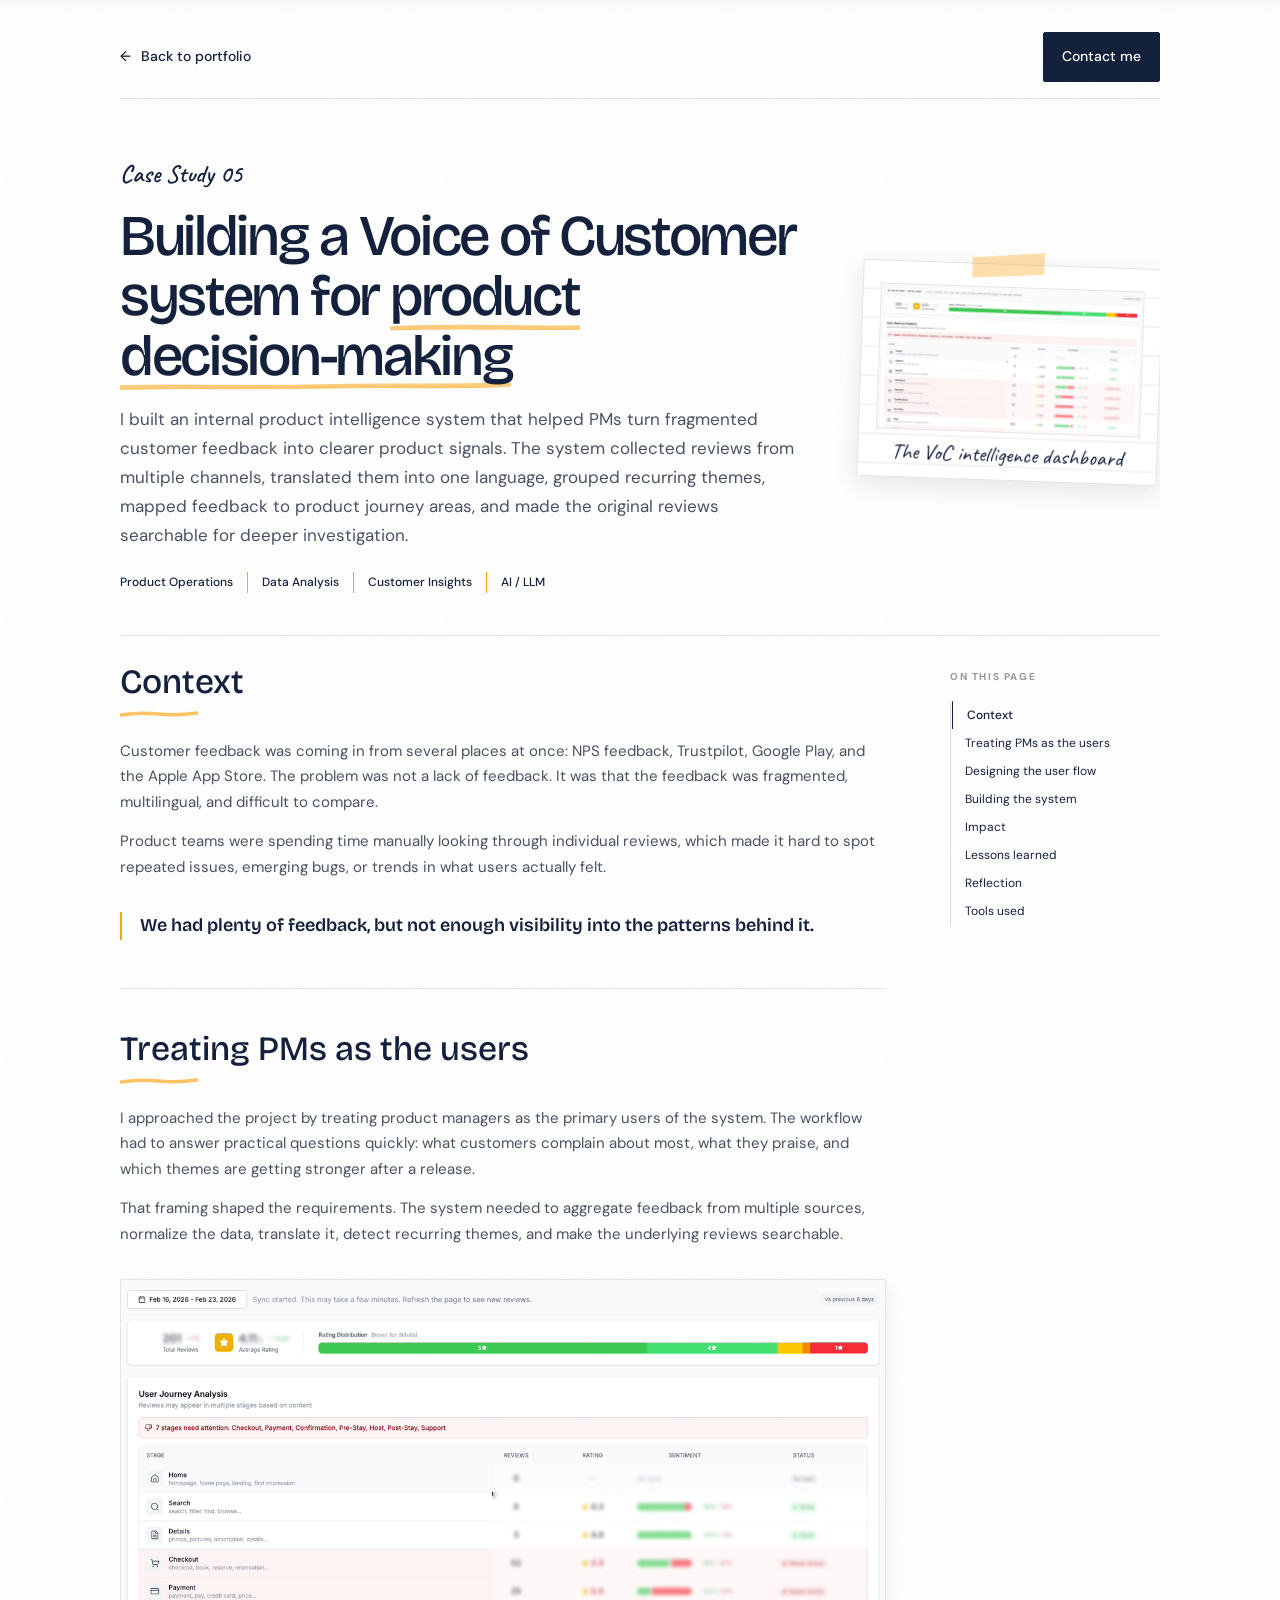
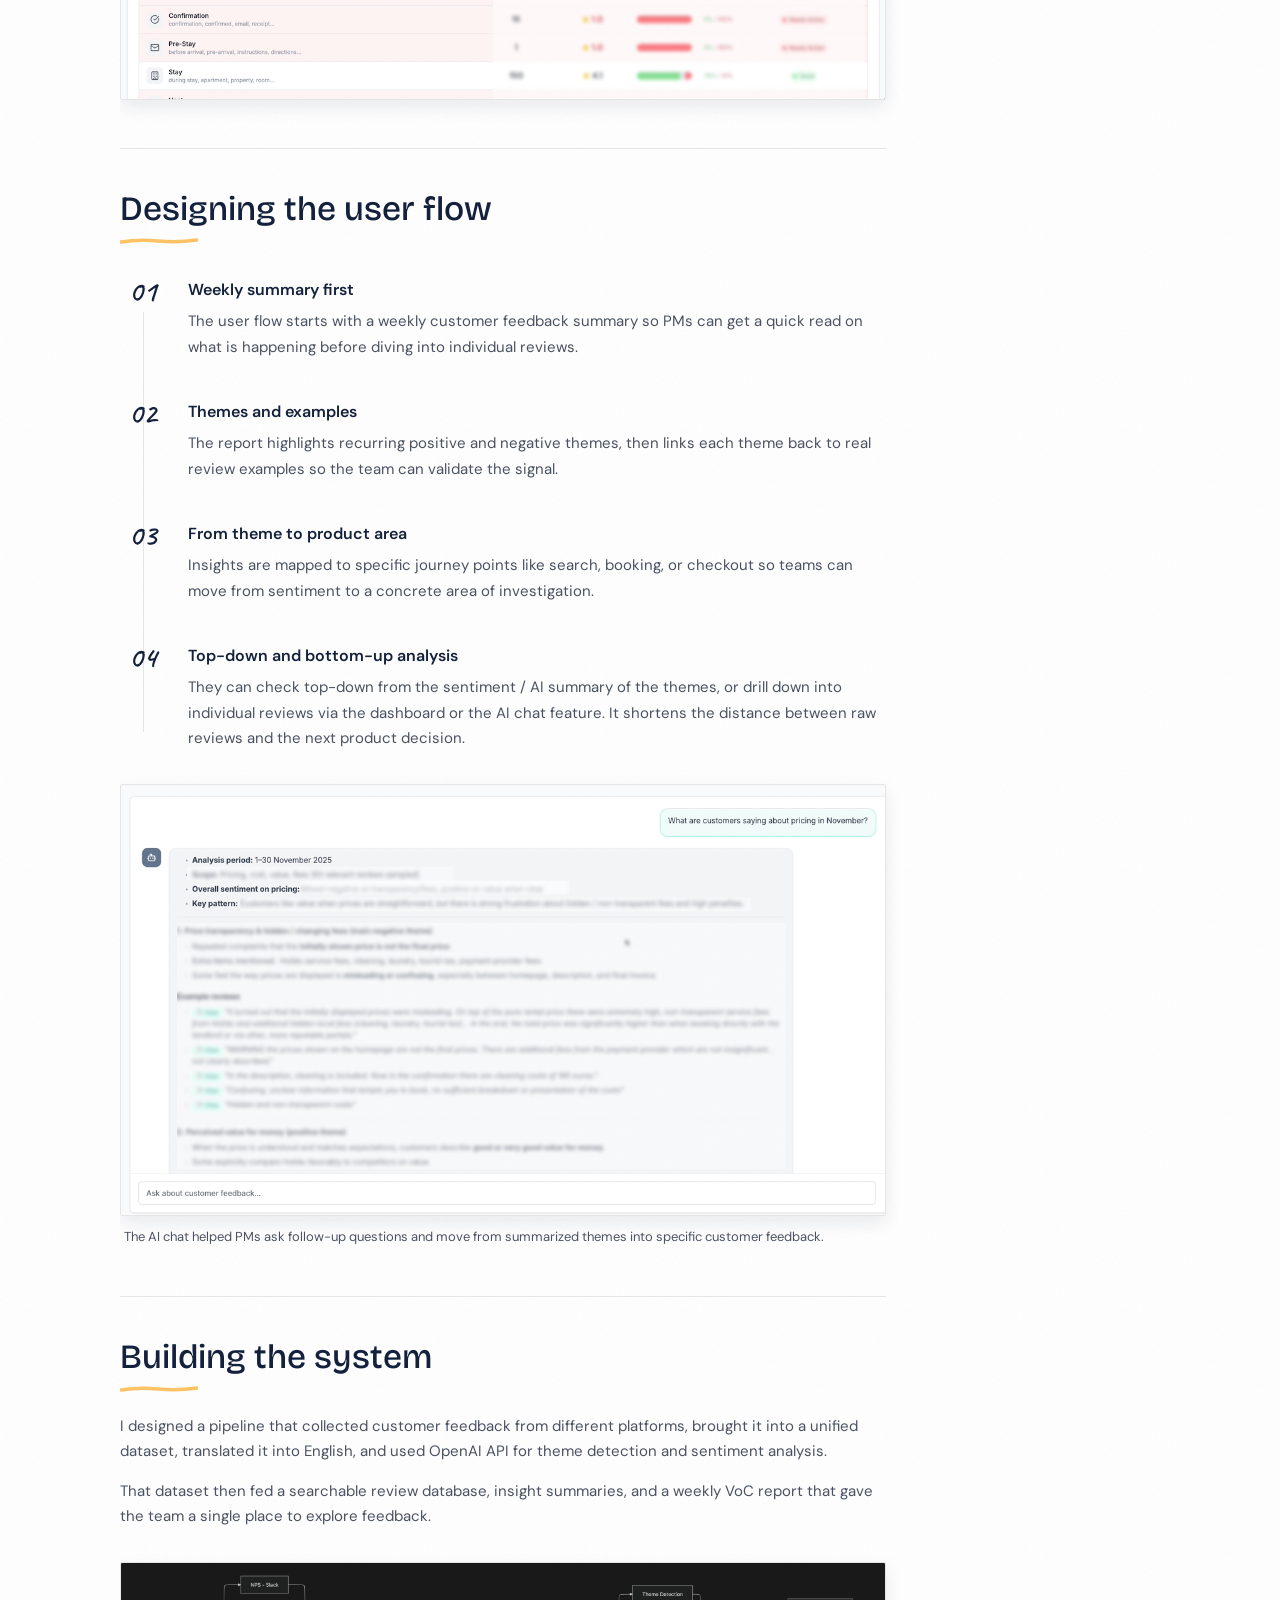
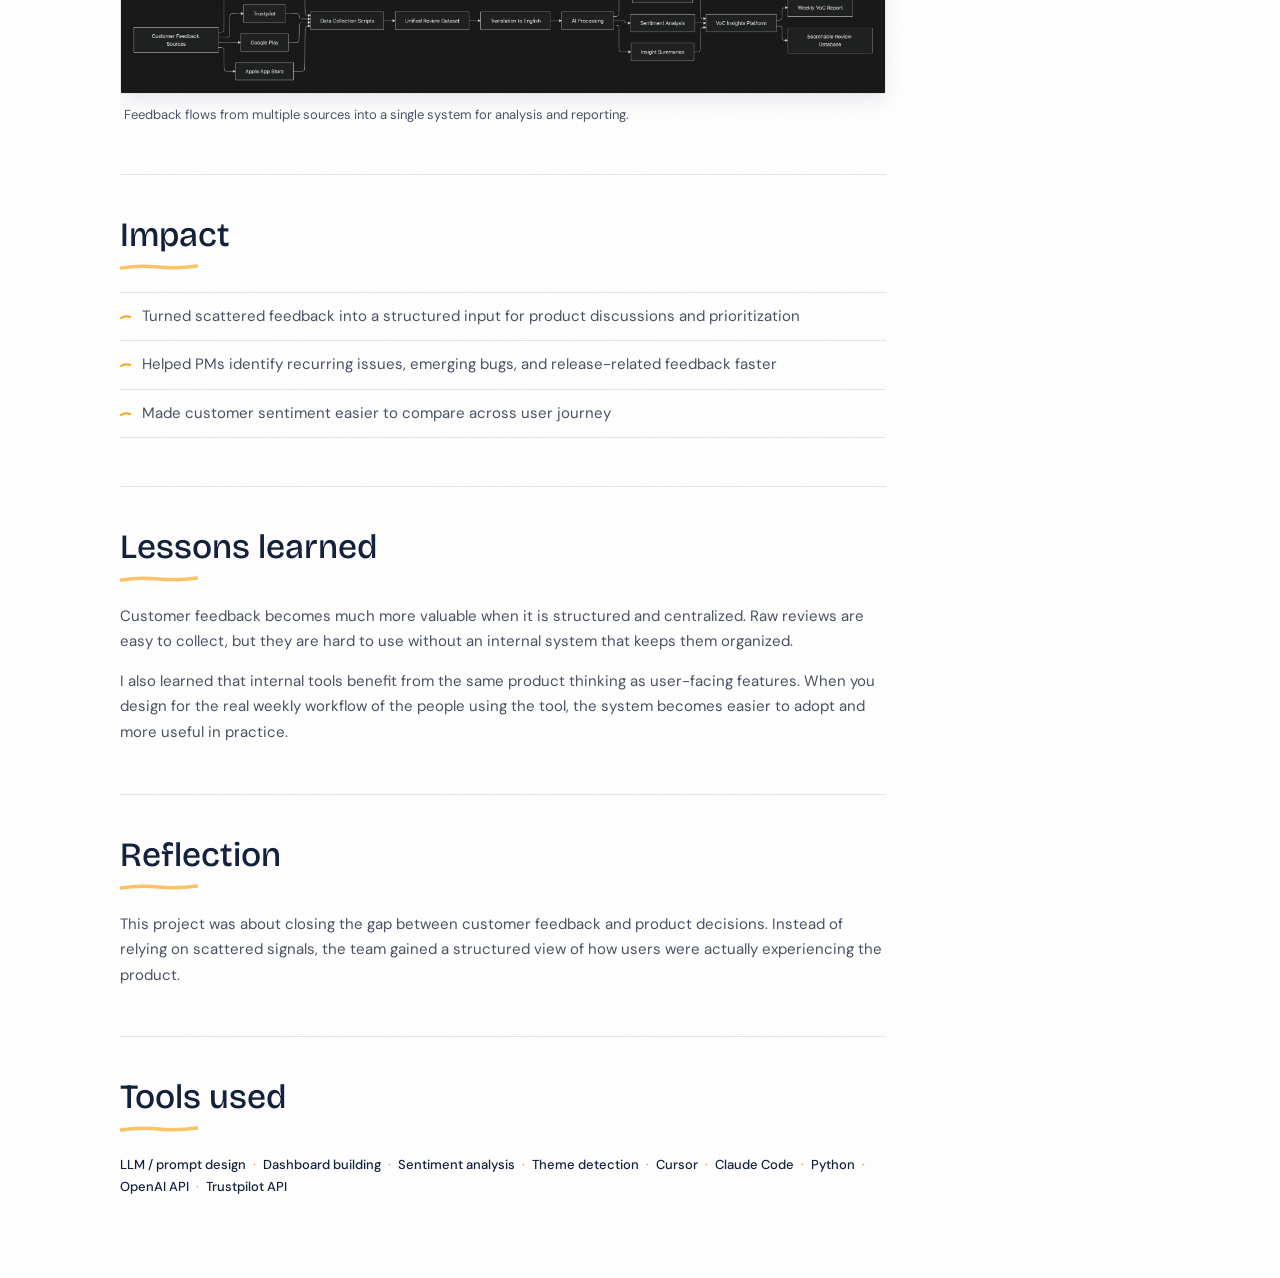
<file: case-studies/voc-platform/index.html>
<!DOCTYPE html>
<html lang="en">
<head>
  <!-- Google tag (gtag.js) -->
  <script async src="https://www.googletagmanager.com/gtag/js?id=G-JF2MZT30Q0"></script>
  <script>
    window.dataLayer = window.dataLayer || [];
    function gtag(){dataLayer.push(arguments);}
    gtag('js', new Date());
    gtag('config', 'G-JF2MZT30Q0');
  </script>
  <meta charset="UTF-8" />
  <meta name="viewport" content="width=device-width, initial-scale=1.0" />
  <meta name="theme-color" content="#ffffff" />
  <title>Voice of Customer Intelligence System - Yutzu Chen</title>
  <meta
    name="description"
    content="How Yutzu Chen built a Voice of Customer intelligence system to turn scattered reviews into searchable, actionable product insights."
  />
  <link rel="preconnect" href="https://fonts.googleapis.com" />
  <link rel="preconnect" href="https://fonts.gstatic.com" crossorigin />
  <link
    href="https://fonts.googleapis.com/css2?family=Bricolage+Grotesque:wght@400;500;600;700&family=Caveat:wght@500;600;700&family=DM+Sans:opsz,wght@9..40,400;9..40,500;9..40,600;9..40,700&display=swap"
    rel="stylesheet"
  />
  <link rel="stylesheet" href="../../styles/case-study.css?v=20261113-type2" />
  <link rel="stylesheet" href="../../styles/case-study-design.css?v=20261114-nav" />
</head>
<body class="case-study-page portfolio-case-page has-hero-preview">
  <div class="case-page">
    <div class="topbar">
      <a class="back-link" href="../../index.html">
        <span>&larr;</span>
        <span>Back to portfolio</span>
      </a>
      <div class="top-actions">
        <a class="btn btn-primary" href="../../index.html#contact">Contact me</a>
      </div>
    </div>

    <section class="hero">
      <div class="hero-intro">
        <p class="eyebrow cs-fade-in">Case Study 05</p>
        <h1 class="cs-fade-in cs-fade-in-d1">Building a Voice of Customer system for <span class="case-hero-accent">product decision-making</span></h1>
        <p class="hero-copy cs-fade-in cs-fade-in-d2">
          I built an internal product intelligence system that helped PMs turn fragmented customer feedback into clearer product signals. The system collected reviews from multiple channels, translated them into one language, grouped recurring themes, mapped feedback to product journey areas, and made the original reviews searchable for deeper investigation.
        </p>
        <div class="hero-meta cs-fade-in cs-fade-in-d3">
          <div class="hero-meta-item">
            <span class="hero-meta-dot"></span>
            <span class="hero-meta-value">Product Operations</span>
          </div>
          <div class="hero-meta-item">
            <span class="hero-meta-dot"></span>
            <span class="hero-meta-value">Data Analysis</span>
          </div>
          <div class="hero-meta-item">
            <span class="hero-meta-dot"></span>
            <span class="hero-meta-value">Customer Insights</span>
          </div>
          <div class="hero-meta-item">
            <span class="hero-meta-dot"></span>
            <span class="hero-meta-value">AI / LLM</span>
          </div>
        </div>
      </div>
      <figure class="case-hero-preview is-document cs-fade-in cs-fade-in-d2">
        <div class="case-hero-document"><img src="../../img/voc_dashboard.png" alt="Voice of Customer dashboard showing review themes and searchable insights" /></div>
        <figcaption>The VoC intelligence dashboard</figcaption>
      </figure>
    </section>

    <main class="content">
      <section class="section" id="sec-context">
        <h2 class="section-title">Context</h2>
        <p>
          Customer feedback was coming in from several places at once: NPS feedback, Trustpilot,
          Google Play, and the Apple App Store. The problem was not a lack of feedback. It was
          that the feedback was fragmented, multilingual, and difficult to compare.
        </p>
        <p>
          Product teams were spending time manually looking through individual reviews, which made
          it hard to spot repeated issues, emerging bugs, or trends in what users actually felt.
        </p>
        <blockquote class="pull-quote">
          <p>We had plenty of feedback, but not enough visibility into the patterns behind it.</p>
        </blockquote>
      </section>

      <section class="section" id="sec-users">
        <h2 class="section-title">Treating PMs as the users</h2>
        <p>
          I approached the project by treating product managers as the primary users of the
          system. The workflow had to answer practical questions quickly: what customers complain
          about most, what they praise, and which themes are getting stronger after a release.
        </p>
        <p>
          That framing shaped the requirements. The system needed to aggregate feedback from
          multiple sources, normalize the data, translate it, detect recurring themes, and make
          the underlying reviews searchable.
        </p>
        <figure class="launch-photo is-document">
          <img src="../../img/voc_dashboard.png" alt="Voice of Customer dashboard showing searchable insights and review summaries" />
        </figure>
      </section>

      <section class="section" id="sec-workflow">
        <h2 class="section-title">Designing the user flow</h2>
        <div class="steps">
          <div class="step">
            <div class="step-no">01</div>
            <div class="step-body">
              <h3>Weekly summary first</h3>
              <p>
                The user flow starts with a weekly customer feedback summary so PMs can get a quick
                read on what is happening before diving into individual reviews.
              </p>
            </div>
          </div>
          <div class="step">
            <div class="step-no">02</div>
            <div class="step-body">
              <h3>Themes and examples</h3>
              <p>
                The report highlights recurring positive and negative themes, then links each
                theme back to real review examples so the team can validate the signal.
              </p>
            </div>
          </div>
          <div class="step">
            <div class="step-no">03</div>
            <div class="step-body">
              <h3>From theme to product area</h3>
              <p>
                Insights are mapped to specific journey points like search, booking, or checkout
                so teams can move from sentiment to a concrete area of investigation.
              </p>
            </div>
          </div>
          <div class="step">
            <div class="step-no">04</div>
            <div class="step-body">
              <h3>Top-down and bottom-up analysis</h3>
              <p>
                They can check top-down from the sentiment / AI summary of the themes, or drill down into individual reviews via the dashboard or the AI chat feature. It shortens the distance between raw reviews and the next product decision.
              </p>
            </div>
          </div>
        </div>
        <figure class="launch-photo is-document">
          <img src="../../img/voc_chat.jpg" alt="Voice of Customer AI chat interface for exploring customer feedback" />
          <figcaption>The AI chat helped PMs ask follow-up questions and move from summarized themes into specific customer feedback.</figcaption>
        </figure>
      </section>

      <section class="section" id="sec-system">
        <h2 class="section-title">Building the system</h2>
        <p>
          I designed a pipeline that collected customer feedback from different platforms, brought
          it into a unified dataset, translated it into English, and used OpenAI API for theme detection and sentiment analysis.
        </p>
        <p>
          That dataset then fed a searchable review database, insight summaries, and a weekly VoC
          report that gave the team a single place to explore feedback.
        </p>
        <figure class="launch-photo is-document">
          <img src="../../img/voc_diagram.jpg" alt="Voice of Customer system diagram showing feedback sources, AI processing, and reporting" />
          <figcaption>Feedback flows from multiple sources into a single system for analysis and reporting.</figcaption>
        </figure>
      </section>

      <section class="section" id="sec-impact">
        <h2 class="section-title">Impact</h2>
        <ul class="impact-points">
          <li>Turned scattered feedback into a structured input for product discussions and prioritization</li>
          <li>Helped PMs identify recurring issues, emerging bugs, and release-related feedback faster</li>
          <li>Made customer sentiment easier to compare across user journey</li>
        </ul>
      </section>

      <section class="section" id="sec-learnings">
        <h2 class="section-title">Lessons learned</h2>
        <p>
          Customer feedback becomes much more valuable when it is structured and centralized.
          Raw reviews are easy to collect, but they are hard to use without an internal system
          that keeps them organized.
        </p>
        <p>
          I also learned that internal tools benefit from the same product thinking as user-facing
          features. When you design for the real weekly workflow of the people using the tool, the
          system becomes easier to adopt and more useful in practice.
        </p>
      </section>

      <section class="section" id="sec-reflection">
        <h2 class="section-title">Reflection</h2>
        <p>
          This project was about closing the gap between customer feedback and product decisions.
          Instead of relying on scattered signals, the team gained a structured view of how users
          were actually experiencing the product.
        </p>
      </section>

      <section class="section" id="sec-tools">
        <h2 class="section-title">Tools used</h2>
        <div class="case-chip-list">
          <span class="chip">LLM / prompt design</span>
          <span class="chip">Dashboard building</span>
          <span class="chip">Sentiment analysis</span>
          <span class="chip">Theme detection</span>
          <span class="chip">Cursor</span>
          <span class="chip">Claude Code</span>
          <span class="chip">Python</span>
          <span class="chip">OpenAI API</span>
          <span class="chip">Trustpilot API</span>
        </div>
      </section>
    </main>
  </div>
  <script defer src="../../scripts/case-study.js?v=20261114-nav"></script>
</body>
</html>
</file>
<file: styles/case-study.css>
:root {
  --case-bg: #fff;
  --case-bg-soft: #f7f7f7;
  --case-border: #e5e5e5;
  --case-text: #14213d;
  --case-muted: #4a5262;
  --case-sage: #14213d;
  --case-sage-soft: #e5e5e5;
  --case-rose: #fca311;
  --case-radius-lg: 28px;
  --case-radius-md: 18px;
  --case-shadow: 0 20px 50px rgba(38, 33, 29, 0.08);
  --case-ff-serif: "Bricolage Grotesque", system-ui, sans-serif;
  --case-ff-sans: "DM Sans", system-ui, sans-serif;
  --case-page-pad-x: 20px;
}

* {
  box-sizing: border-box;
  margin: 0;
  padding: 0;
}

html {
  scroll-behavior: smooth;
}

body.case-study-page {
  font-family: var(--case-ff-sans);
  background:
    radial-gradient(circle at top left, rgba(20, 33, 61, 0.04), transparent 32%),
    radial-gradient(circle at 85% 15%, rgba(252, 163, 17, 0.07), transparent 30%),
    var(--case-bg);
  color: var(--case-text);
  line-height: 1.7;
  -webkit-font-smoothing: antialiased;
  padding: 32px var(--case-page-pad-x) 80px;
  overflow-x: clip; /* clip instead of hidden — avoids sticky positioning issues */
  max-width: 100vw;
}

body.case-study-page.is-zoom-locked {
  overflow: hidden;
}

.case-study-page a {
  color: inherit;
  text-decoration: none;
}

.case-page {
  width: min(1040px, 100%);
  max-width: 1040px;
  margin: 0 auto;
  overflow-x: clip;
}

/* Layout wrapper injected by JS */
.content-layout {
  min-width: 0;
  max-width: 100%;
}

.topbar {
  display: flex;
  justify-content: space-between;
  align-items: center;
  gap: 16px;
  margin-bottom: 40px;
  flex-wrap: wrap;
}

.back-link {
  display: inline-flex;
  align-items: center;
  gap: 10px;
  color: var(--case-muted);
  font-size: 14px;
  font-weight: 500;
}

.back-link:hover {
  color: var(--case-text);
}

.top-actions {
  display: flex;
  gap: 10px;
  flex-wrap: wrap;
}

.btn {
  display: inline-flex;
  align-items: center;
  gap: 8px;
  padding: 12px 18px;
  border-radius: 999px;
  font-size: 14px;
  font-weight: 500;
  border: 1px solid var(--case-border);
  background: rgba(255, 255, 255, 0.72);
  box-shadow: 0 8px 20px rgba(38, 33, 29, 0.04);
}

.btn-primary {
  background: var(--case-text);
  color: #fff;
  border-color: var(--case-text);
}

.top-actions .btn-primary,
.top-actions .btn-primary:visited,
.top-actions .btn-primary:hover {
  color: #fff;
}

.hero {
  padding: 28px 0 18px;
  margin-bottom: 34px;
  position: relative;
}

.hero::before {
  content: "";
  position: absolute;
  inset: -24px -20px auto auto;
  width: 220px;
  height: 220px;
  border-radius: 50%;
  background: rgba(20, 33, 61, 0.08);
  filter: blur(44px);
  pointer-events: none;
  z-index: 0;
}

.hero > * {
  position: relative;
  z-index: 1;
}

.eyebrow {
  color: var(--case-muted);
  text-transform: uppercase;
  letter-spacing: 0.14em;
  font-size: 11px;
  font-weight: 700;
  margin-bottom: 14px;
}

h1,
h2 {
  font-family: var(--case-ff-serif);
  font-weight: 500;
  line-height: 1.08;
}

h1 {
  font-size: clamp(34px, 5vw, 60px);
  max-width: 16ch;
  margin-bottom: 18px;
}

.hero-copy {
  max-width: 60ch;
  color: var(--case-muted);
  font-size: 17px;
  margin-bottom: 28px;
}

.hero-intro {
  max-width: 720px;
}

.hero-visual {
  width: calc(100% + (var(--case-page-pad-x) * 2));
  max-width: calc(100vw - 0px); /* never exceed viewport */
  margin-top: 38px;
  margin-left: calc(var(--case-page-pad-x) * -1);
  overflow: hidden;
  border-radius: 34px;
  position: relative;
  box-shadow: 0 22px 54px rgba(38, 33, 29, 0.1);
  transform: translateY(18px);
  opacity: 0.96;
  transition:
    transform 0.7s cubic-bezier(0.22, 1, 0.36, 1),
    box-shadow 0.5s ease,
    opacity 0.35s ease;
}

.hero-visual.is-zoomable,
.launch-photo.is-zoomable,
.case-gallery-screen.is-zoomable {
  cursor: zoom-in;
}

.hero-visual.is-inview {
  transform: translateY(0);
  opacity: 1;
  box-shadow: 0 28px 64px rgba(38, 33, 29, 0.14);
}

.hero-visual img,
.case-gallery-screen img {
  width: 100%;
  height: 100%;
  display: block;
  object-fit: cover;
}

.hero-visual img {
  aspect-ratio: 2.2;
  transform: scale(var(--hero-scale, 1.03));
  transform-origin: center 36%;
  transition: transform 0.25s linear;
}

.hero-visual.is-contain {
  display: block;
  margin-top: 12px;
  margin-bottom: 30px;
  border-radius: var(--case-radius-lg);
  box-shadow: 0 22px 54px rgba(38, 33, 29, 0.1);
}

.hero-visual.is-contain img {
  aspect-ratio: auto !important;
  height: auto !important;
  object-fit: contain !important;
  transform: scale(var(--hero-scale, 1)) !important;
  transform-origin: center center !important;
}

.launch-photo.is-document {
  width: 100%;
  max-width: 100%;
  margin: 32px 0 12px;
  border-radius: 0;
  background: none;
  box-shadow: none;
  overflow: visible;
}

.launch-photo.is-document img {
  aspect-ratio: auto !important;
  height: auto !important;
  object-fit: contain !important;
  object-position: center center !important;
  border-radius: var(--case-radius-lg);
  background: #1f1d1b;
  box-shadow: 0 22px 54px rgba(38, 33, 29, 0.1);
}

.hero-note {
  padding: 14px 4px 0;
  font-size: 14px;
  color: var(--case-muted);
  margin-top: 12px;
  max-width: 38ch;
}

.content {
  max-width: 100%;
  min-width: 0;
}

.section,
.section > * {
  min-width: 0;
}

.section p,
.section li,
.case-gallery-title,
.case-gallery-caption {
  overflow-wrap: anywhere;
}

.section + .section {
  margin-top: 38px;
  padding-top: 34px;
  border-top: 1px solid var(--case-border);
}

.section-title {
  font-size: 27px;
  margin-bottom: 18px;
  padding-bottom: 12px;
  position: relative;
}
.section-title::after {
  content: '';
  position: absolute;
  bottom: 0; left: 0;
  width: 28px; height: 2px;
  background: var(--case-sage);
  border-radius: 2px;
}

.section p {
  color: var(--case-muted);
  font-size: 15px;
}

.section p + p {
  margin-top: 14px;
}

.section-rich-text .section-subtitle {
  font-size: 18px;
  font-weight: 700;
  line-height: 1.35;
  margin-top: 10px;
  margin-bottom: 12px;
}

.section-rich-text .list-label {
  margin-top: 18px;
  margin-bottom: 10px;
}

.section-rich-text .content-list {
  display: grid;
  gap: 10px;
  margin: 0 0 18px;
  padding-left: 0;
  list-style: none;
}

.section-rich-text .content-list li {
  list-style: none;
  color: var(--case-muted);
  font-size: 15px;
  padding-left: 18px;
  position: relative;
}

.section-rich-text .content-list li::before {
  content: "";
  width: 7px;
  height: 7px;
  border-radius: 50%;
  background: var(--case-rose);
  position: absolute;
  left: 0;
  top: 11px;
}

.section-rich-text .content-list + p {
  margin-top: 0;
}

.section-rich-text .pull-quote {
  margin: 16px 0 18px;
}

.section-rich-text .section-divider {
  border: 0;
  border-top: 1px solid var(--case-border);
  margin: 28px 0;
}

/* ── Facts — plain typographic treatment ────────────── */
.facts {
  display: grid;
  gap: 20px;
  margin-top: 24px;
}

.fact {
  border: none;
  background: none;
  padding: 0;
  padding-left: 16px;
  border-left: 2px solid var(--case-sage);
}

.fact:nth-child(2) {
  border-left-color: var(--case-rose);
}

.fact span {
  display: block;
  font-size: 9.5px;
  letter-spacing: 0.14em;
  text-transform: uppercase;
  font-weight: 700;
  color: var(--case-muted);
  margin-bottom: 5px;
}

.fact strong {
  display: block;
  font-size: 15.5px;
  font-weight: 700;
  line-height: 1.5;
  color: var(--case-text);
}

.fact,
.fact:hover,
.fact:nth-child(1),
.fact:nth-child(2) {
  transform: none;
  box-shadow: none;
}

.steps {
  display: grid;
  gap: 0;
  margin-top: 20px;
  position: relative;
}

/* Vertical connecting line */
.steps::before {
  content: '';
  position: absolute;
  left: 23px;
  top: 46px;
  bottom: 20px;
  width: 1px;
  background: linear-gradient(to bottom, var(--case-sage) 60%, transparent);
  pointer-events: none;
}

.step {
  display: grid;
  grid-template-columns: 46px 1fr;
  gap: 18px;
  align-items: start;
  padding: 0 0 28px 0;
  position: relative;
}

.step:last-child {
  padding-bottom: 0;
}

.step-no {
  width: 46px;
  height: 46px;
  border-radius: 50%;
  display: grid;
  place-items: center;
  font-family: var(--case-ff-serif);
  font-size: 18px;
  color: var(--case-sage);
  background: var(--case-sage-soft);
  border: 1px solid rgba(20, 33, 61, 0.25);
  position: relative;
  z-index: 1;
  flex-shrink: 0;
  transition: transform 0.25s ease, box-shadow 0.25s ease;
}

.step:hover .step-no {
  transform: scale(1.08);
  box-shadow: 0 4px 16px rgba(20, 33, 61, 0.18);
}

.step-body {
  padding-top: 10px;
  padding-left: 4px;
}

.step h3 {
  font-size: 16px;
  margin-bottom: 6px;
  font-weight: 600;
}

.step p {
  margin: 0;
}

/* ── Independent project cards (non-sequential) ─────── */
.project-cards {
  display: grid;
  grid-template-columns: 1fr 1fr;
  gap: 16px;
  margin-top: 20px;
}

.project-card {
  background: var(--case-surface, #f9f6f2);
  border: 1px solid rgba(0,0,0,0.06);
  border-radius: var(--case-radius-lg);
  padding: 20px 22px 22px;
}

.project-card h3 {
  font-size: 15px;
  font-weight: 600;
  margin-bottom: 8px;
  line-height: 1.35;
}

.project-card p {
  font-size: 13.5px;
  color: var(--case-muted);
  line-height: 1.6;
  margin: 0;
}

.project-card ul {
  display: grid;
  gap: 7px;
  margin: 0;
}

.project-card li {
  list-style: none;
  color: var(--case-muted);
  font-size: 13.5px;
  line-height: 1.55;
  padding-left: 16px;
  position: relative;
}

.project-card li::before {
  content: "";
  width: 6px;
  height: 6px;
  border-radius: 50%;
  background: var(--case-sage);
  position: absolute;
  left: 0;
  top: 8px;
}

@media (max-width: 640px) {
  .project-cards {
    grid-template-columns: 1fr;
    gap: 12px;
  }
}

.case-chip-list {
  display: flex;
  flex-wrap: wrap;
  gap: 8px;
  margin-top: 14px;
}

.chip {
  display: inline-flex;
  align-items: center;
  padding: 6px 10px;
  border-radius: 999px;
  font-size: 12px;
  font-weight: 500;
  border: 1px solid var(--case-border);
  background: var(--case-bg-soft);
  color: var(--case-muted);
}

/* ── Impact metric cards (colored, with tilt) ────────── */
.impact-metrics {
  display: grid;
  grid-template-columns: 1fr;
  gap: 12px;
  margin-top: 20px;
  margin-bottom: 20px;
}
@media (min-width: 480px) {
  .impact-metrics { grid-template-columns: 1fr 1fr; gap: 14px; }
  .impact-metrics .impact-metric:last-child { grid-column: span 2; }
}
@media (min-width: 760px) {
  .impact-metrics { grid-template-columns: repeat(3, 1fr); }
  .impact-metrics .impact-metric:last-child { grid-column: auto; }
}
.impact-metric {
  border: none;
  border-radius: 20px;
  padding: 28px 22px 22px;
  text-align: center;
  position: relative;
  overflow: hidden;
  cursor: default;
  transition: box-shadow 0.3s ease;
  transform-style: preserve-3d;
}
.impact-metric:nth-child(1) { background: var(--case-sage-soft); }
.impact-metric:nth-child(2) { background: rgba(188,126,126,0.12); }
.impact-metric:nth-child(3) { background: rgba(196,164,122,0.15); }
.impact-metric::before {
  content: attr(data-ghost);
  position: absolute;
  bottom: -12px; right: 10px;
  font-family: var(--case-ff-serif);
  font-size: 64px;
  line-height: 1;
  opacity: 0.07;
  color: var(--case-text);
  pointer-events: none;
  user-select: none;
}
.impact-metric:hover { box-shadow: 0 16px 44px rgba(38,33,29,0.10); }
.metric-num {
  display: block;
  font-family: var(--case-ff-serif);
  font-size: clamp(24px, 4vw, 40px);
  font-style: normal;
  font-weight: 700;
  line-height: 1.05;
  margin-bottom: 10px;
}
.impact-metric:nth-child(1) .metric-num { color: #14213d; }
.impact-metric:nth-child(2) .metric-num { color: #14213d; }
.impact-metric:nth-child(3) .metric-num { color: #14213d; }
.metric-label {
  display: block;
  font-size: 11.5px;
  font-weight: 500;
  color: var(--case-muted);
  line-height: 1.4;
}

.impact-points {
  display: grid;
  gap: 10px;
  margin-top: 4px;
}

.impact-points li {
  list-style: none;
  color: var(--case-muted);
  font-size: 15px;
  padding-left: 18px;
  position: relative;
}

.impact-points li::before {
  content: "";
  width: 7px;
  height: 7px;
  border-radius: 50%;
  background: var(--case-rose);
  position: absolute;
  left: 0;
  top: 11px;
}

.iteration-points {
  gap: 6px;
  margin: 8px 0 16px;
}

.case-gallery {
  position: relative;
  margin-top: 18px;
  padding: 18px;
  display: grid;
  gap: 14px;
  border-radius: var(--case-radius-lg);
  background:
    radial-gradient(circle at top left, rgba(252, 163, 17, 0.12), transparent 32%),
    linear-gradient(160deg, #fff, #e5e5e5);
  border: 1px solid var(--case-border);
  overflow: hidden;
  transform: translateY(24px) scale(0.94);
  transform-origin: center top;
  opacity: 0.96;
  transition:
    transform 0.55s cubic-bezier(0.22, 1, 0.36, 1),
    box-shadow 0.45s ease,
    opacity 0.35s ease;
}

.case-gallery::after {
  content: "";
  position: absolute;
  width: 160px;
  height: 160px;
  right: -42px;
  top: -48px;
  border-radius: 50%;
  background: rgba(20, 33, 61, 0.08);
  filter: blur(8px);
  pointer-events: none;
}

.case-gallery.is-ready {
  transform: translateY(-8px) scale(1);
  box-shadow: 0 20px 38px rgba(38, 33, 29, 0.08);
  opacity: 1;
}

.case-gallery-head {
  position: relative;
  z-index: 1;
  display: flex;
  justify-content: space-between;
  align-items: flex-start;
  gap: 12px;
  margin-bottom: 2px;
}

.case-gallery-copy {
  min-width: 0;
  text-align: right;
  margin-left: auto;
}

.case-gallery-label {
  font-size: 10px;
  letter-spacing: 0.12em;
  text-transform: uppercase;
  font-weight: 700;
  color: var(--case-sage);
}

.case-gallery-title {
  font-size: 12px;
  color: var(--case-muted);
  margin-top: 3px;
  max-width: 32ch;
}

.case-gallery-nav {
  display: flex;
  gap: 8px;
}

.case-gallery-btn {
  width: 34px;
  height: 34px;
  border-radius: 50%;
  border: 1px solid var(--case-border);
  background: rgba(255, 255, 255, 0.88);
  color: var(--case-text);
  display: grid;
  place-items: center;
  cursor: pointer;
  transition: transform 0.28s ease, border-color 0.28s ease, background 0.28s ease;
  /* Overlay on stage left/right, vertically centered */
  position: absolute;
  top: 50%;
  transform: translateY(-50%);
  z-index: 10;
}

[data-gallery-prev] { left: 4px; }
[data-gallery-next] { right: 4px; }

@media (max-width: 767px) {
  [data-gallery-prev],
  [data-gallery-next] {
    width: 26px;
    height: 26px;
  }
  [data-gallery-prev] svg,
  [data-gallery-next] svg {
    width: 11px;
    height: 11px;
  }
}

.case-gallery-btn:hover {
  transform: translateY(calc(-50% - 1px));
  border-color: var(--case-sage);
  background: #fff;
}

.case-gallery-btn svg {
  width: 14px;
  height: 14px;
}

.case-gallery-stage {
  position: relative;
  z-index: 1;
  display: grid;
  justify-items: center;
  min-height: 430px;
  transition: min-height 0.4s ease;
  margin-bottom: 2px;
}

.case-gallery-device {
  width: min(100%, 228px);
  max-height: 510px;
  padding: 10px;
  border-radius: 34px;
  background: linear-gradient(160deg, #26211d, #47403a);
  box-shadow: 0 18px 42px rgba(38, 33, 29, 0.18);
  transform: translateY(18px) scale(0.88) rotate(-4deg);
  transform-origin: center top;
  transition:
    transform 0.6s cubic-bezier(0.22, 1, 0.36, 1),
    box-shadow 0.4s ease,
    width 0.4s ease;
}

.case-gallery.is-ready .case-gallery-device {
  transform: translateY(0) scale(1) rotate(-1deg);
}

.case-gallery.is-active .case-gallery-device {
  width: min(100%, 244px);
  transform: translateY(-12px) scale(1.03) rotate(0deg);
  box-shadow: 0 28px 52px rgba(38, 33, 29, 0.22);
}

.case-gallery-screen {
  position: relative;
  overflow: hidden;
  border-radius: 26px;
  background: #fff;
  aspect-ratio: 581 / 1163;
}

.case-gallery-caption {
  margin-top: 12px;
  text-align: center;
  font-size: 12px;
  color: var(--case-muted);
  transition: transform 0.35s ease;
}

.case-gallery-caption strong {
  display: block;
  color: var(--case-text);
  font-size: 13px;
  margin-bottom: 3px;
}

/* ── Reading progress bar ───────────────────────────── */
.reading-progress {
  position: fixed;
  top: 0; left: 0; right: 0;
  height: 2px;
  background: var(--case-sage);
  transform-origin: left center;
  transform: scaleX(0);
  z-index: 200;
  transition: transform 0.08s linear;
}

/* ── Sidebar TOC ────────────────────────────────────── */
.case-toc {
  display: none;
}

.toc-label {
  font-size: 10px;
  font-weight: 700;
  letter-spacing: 0.16em;
  text-transform: uppercase;
  color: var(--case-muted);
  margin-bottom: 16px;
  display: block;
  opacity: 0.6;
}

.toc-list {
  list-style: none;
  display: flex;
  flex-direction: column;
  gap: 0;
  border-left: 1.5px solid color-mix(in srgb, var(--case-muted) 20%, transparent);
}

.toc-link {
  display: block;
  position: relative;
  font-size: 12px;
  color: var(--case-muted);
  padding: 5px 0 5px 14px;
  line-height: 1.5;
  transition:
    color 0.18s ease,
    transform 0.18s ease;
}

.toc-link::before {
  content: '';
  position: absolute;
  left: -1.5px;
  top: 0;
  bottom: 0;
  width: 1.5px;
  background: var(--case-text);
  transform: scaleY(0);
  transform-origin: top;
  transition: transform 0.22s cubic-bezier(0.22, 1, 0.36, 1);
  border-radius: 2px;
}

.toc-link:hover {
  color: var(--case-text);
  transform: translateX(2px);
}

.toc-link.is-active {
  color: var(--case-text);
  font-weight: 500;
  transform: translateX(2px);
}

.toc-link.is-active::before {
  transform: scaleY(1);
}

/* ── Facts two-column on md+ ────────────────────────── */
@media (min-width: 640px) {
  .facts {
    grid-template-columns: 1fr 1fr;
  }
}

/* ── Two-column layout at large viewports ────────────── */
@media (min-width: 1100px) {
  :root {
    --case-page-pad-x: 32px;
  }

  .case-page {
    max-width: 1240px;
  }

  .content-layout {
    display: grid;
    grid-template-columns: 1fr 210px;
    gap: 64px;
    align-items: start;
  }

  .case-toc {
    display: block;
    position: sticky;
    top: 52px;
    max-height: calc(100vh - 104px);
    overflow-y: auto;
    padding: 4px 0;
  }

}

@media (max-width: 920px) {
  .case-gallery-stage {
    min-height: 390px;
  }

  .hero-visual img {
    aspect-ratio: 1.5;
  }
}

@media (max-width: 640px) {
  :root {
    --case-page-pad-x: 22px;
  }

  /* Steps: slim down on mobile — center the line in the 40px column */
  .steps::before {
    left: 20px;
  }

  .step-no {
    width: 40px;
    height: 40px;
    font-size: 16px;
  }

  .impact-metric { padding: 20px 16px 16px; }
  .metric-num { font-size: clamp(20px, 6vw, 30px); }

  body.case-study-page {
    padding: 18px var(--case-page-pad-x) 56px;
  }

  .hero {
    padding-top: 12px;
    margin-bottom: 28px;
  }

  .step {
    /* Keep two-column layout — step-no beside step-body */
    grid-template-columns: 40px 1fr;
    gap: 14px;
  }

  .case-gallery-head {
    display: grid;
    grid-template-columns: minmax(0, 1fr) auto;
    align-items: start;
  }

  .case-gallery-copy {
    text-align: left;
    margin-left: 0;
  }

  .hero-visual {
    width: calc(100% + (var(--case-page-pad-x) * 2));
    margin-left: calc(var(--case-page-pad-x) * -1);
    margin-top: 30px;
    border-radius: 26px;
  }

  .launch-photo.is-document {
    margin-top: 28px;
  }

  .hero-visual.is-contain {
    margin-top: 10px;
    margin-bottom: 26px;
  }

  .hero-visual img {
    aspect-ratio: 1.18;
  }

  .case-gallery-device {
    width: min(100%, 196px);
  }

  .case-gallery-stage {
    min-height: 350px;
  }

  .case-gallery {
    padding: 16px 14px;
    border-radius: 24px;
  }
}


@media (max-width: 480px) {
  :root {
    --case-page-pad-x: 18px;
  }

  body.case-study-page {
    padding: 16px var(--case-page-pad-x) 48px;
  }

  /* Extra bottom padding so content clears the floating Contact me button */
  body.case-study-page {
    padding-bottom: calc(80px + env(safe-area-inset-bottom));
  }

  .topbar {
    margin-bottom: 28px;
    flex-direction: row;
    align-items: center;
    justify-content: space-between;
  }

  .top-actions {
    width: auto;
  }

  .top-actions .btn {
    width: auto;
    font-size: 12px;
    padding: 8px 16px;
  }

  .hero {
    margin-bottom: 22px;
  }

  h1 {
    font-size: clamp(29px, 8.8vw, 34px);
    max-width: 11ch;
    margin-bottom: 14px;
  }

  .hero-copy {
    font-size: 15px;
    margin-bottom: 20px;
  }

  .hero-note {
    font-size: 13px;
    max-width: 100%;
  }

  .hero-visual {
    margin-top: 24px;
    border-radius: 22px;
  }

  .launch-photo.is-document {
    margin-top: 24px;
  }

  .hero-visual.is-contain {
    margin-top: 8px;
    margin-bottom: 22px;
  }

  .hero-visual img {
    aspect-ratio: 1.02;
  }

  .section + .section {
    margin-top: 30px;
    padding-top: 28px;
  }

  .section-title {
    font-size: 23px;
    margin-bottom: 12px;
  }

  .section p,
  .impact-points li {
    font-size: 14px;
  }

  .facts {
    gap: 12px;
  }

  .step {
    padding: 14px;
    gap: 12px;
  }

  /* Line center = step padding-left (14px) + circle radius (20px) */
  .steps::before {
    left: 34px;
  }

  .step-no {
    width: 40px;
    height: 40px;
    font-size: 16px;
  }

  .step h3 {
    font-size: 15px;
  }

  .case-gallery {
    margin-top: 16px;
    padding: 14px 12px;
    gap: 12px;
    border-radius: 22px;
  }

  .case-gallery-head {
    grid-template-columns: 1fr;
    gap: 10px;
  }

  .case-gallery-nav {
    display: none;
  }

  .case-gallery-title {
    font-size: 11px;
    max-width: 100%;
  }


  .case-image-zoom {
    padding: 18px 12px;
  }

  .case-image-zoom-img {
    max-height: calc(100vh - 92px);
    border-radius: 18px;
  }

  .case-image-zoom-close {
    top: 12px;
    right: 12px;
    width: 40px;
    height: 40px;
    font-size: 24px;
  }

  .case-gallery-stage {
    min-height: 320px;
  }

  .case-gallery-device,
  .case-gallery.is-active .case-gallery-device {
    width: min(100%, 178px);
  }

  .case-gallery-device {
    padding: 8px;
    border-radius: 30px;
  }

  .case-gallery-screen {
    border-radius: 22px;
  }

  .case-gallery-caption {
    font-size: 11px;
    margin-top: 10px;
  }

  .case-gallery-caption strong {
    font-size: 12px;
  }

  .case-chip-list {
    gap: 6px;
  }

  .chip {
    padding: 5px 9px;
    font-size: 11px;
  }
}

/* ════════════════════════════════════════════════════
   AESTHETIC REFRESH — interactions, layout, animations
   ════════════════════════════════════════════════════ */

/* ── Entrance animations ─────────────────────────────── */
@keyframes csFadeUp {
  from { opacity: 0; transform: translateY(22px); }
  to   { opacity: 1; transform: none; }
}
@keyframes csPopIn {
  from { opacity: 0; transform: scale(0.88) translateY(10px); }
  to   { opacity: 1; transform: none; }
}
@keyframes csSlideRight {
  from { opacity: 0; transform: translateX(-16px); }
  to   { opacity: 1; transform: none; }
}

.cs-fade-in {
  opacity: 0;
  animation: csFadeUp 0.65s cubic-bezier(0.22, 1, 0.36, 1) both;
}
.cs-fade-in-d1 { animation-delay: 0.10s; }
.cs-fade-in-d2 { animation-delay: 0.20s; }
.cs-fade-in-d3 { animation-delay: 0.32s; }
.cs-fade-in-d4 { animation-delay: 0.44s; }

/* Reduced motion + headless fallback */
@media (prefers-reduced-motion: reduce) {
  .cs-fade-in { opacity: 1; animation: none; }
  .cs-reveal   { opacity: 1; transform: none; transition: none; }
}

/* JS adds this class to body to enable animations */
body:not(.cs-animate) .cs-fade-in { opacity: 1; animation: none; }
body:not(.cs-animate) .cs-reveal  { opacity: 1; transform: none; transition: none; }

/* Scroll-reveal (added by JS) */
.cs-reveal {
  opacity: 0;
  transform: translateY(12px);
  will-change: opacity, transform;
  transition:
    opacity 0.42s cubic-bezier(0.22, 1, 0.36, 1),
    transform 0.42s cubic-bezier(0.22, 1, 0.36, 1);
}
.cs-reveal.cs-visible { opacity: 1; transform: none; }
.cs-reveal.cs-delay-1 { transition-delay: 0.08s; }
.cs-reveal.cs-delay-2 { transition-delay: 0.16s; }
.cs-reveal.cs-delay-3 { transition-delay: 0.24s; }

/* ── Sticky mini-header ─────────────────────────────── */
.case-mini-header {
  position: fixed;
  top: 0; left: 0; right: 0; z-index: 150;
  background: rgba(246, 242, 236, 0.90);
  backdrop-filter: blur(14px);
  -webkit-backdrop-filter: blur(14px);
  border-bottom: 1px solid var(--case-border);
  padding: 10px 20px;
  display: flex;
  align-items: center;
  gap: 16px;
  transform: translateY(-100%);
  transition: transform 0.35s cubic-bezier(0.22, 1, 0.36, 1);
}
.case-mini-header.is-visible { transform: none; }
.case-mini-header-back {
  font-size: 13px; color: var(--case-muted);
  display: flex; align-items: center; gap: 6px;
  flex-shrink: 0;
}
.case-mini-header-back:hover { color: var(--case-text); }
.case-mini-header-sep { color: var(--case-border); }
.case-mini-header-title {
  font-family: var(--case-ff-serif);
  font-size: 14px; font-weight: 400;
  color: var(--case-text);
  white-space: nowrap; overflow: hidden; text-overflow: ellipsis;
}
.case-mini-progress {
  margin-left: auto;
  width: 80px; height: 3px;
  background: var(--case-border);
  border-radius: 99px;
  overflow: hidden;
  flex-shrink: 0;
}
.case-mini-progress-fill {
  height: 100%;
  background: var(--case-sage);
  border-radius: 99px;
  width: 0%;
  transition: width 0.1s linear;
}

/* ── Hero metadata strip ────────────────────────────── */
.hero-meta {
  display: flex;
  flex-wrap: wrap;
  gap: 8px;
  margin-bottom: 0;
  border: none;
  background: none;
  width: auto;
}
.hero-meta-item {
  display: flex;
  align-items: center;
  gap: 7px;
  padding: 7px 14px 7px 10px;
  border-radius: 99px;
  background: rgba(255,255,255,0.72);
  border: 1px solid var(--case-border);
  backdrop-filter: blur(6px);
  transition: transform 0.3s cubic-bezier(0.34,1.56,0.64,1),
              box-shadow 0.25s ease;
}
.hero-meta-item:hover {
  transform: translateY(-2px) scale(1.03);
  box-shadow: 0 6px 18px rgba(38,33,29,0.08);
}
.hero-meta-dot {
  width: 7px; height: 7px;
  border-radius: 50%;
  flex-shrink: 0;
}
.hero-meta-item:nth-child(1) .hero-meta-dot { background: var(--case-sage); }
.hero-meta-item:nth-child(2) .hero-meta-dot { background: rgba(188,126,126,0.7); }
.hero-meta-item:nth-child(3) .hero-meta-dot { background: rgba(196,164,122,0.9); }
.hero-meta-item:nth-child(4) .hero-meta-dot { background: rgba(148,133,192,0.7); }
.hero-meta-label {
  font-size: 9px;
  font-weight: 700;
  letter-spacing: 0.1em;
  text-transform: uppercase;
  color: var(--case-muted);
}
.hero-meta-sep {
  color: var(--case-border);
  font-size: 10px;
}
.hero-meta-value {
  font-size: 13px;
  font-weight: 600;
  color: var(--case-text);
}

/* ── Pull quote — plain typographic ─────────────────── */
.pull-quote {
  margin: 32px 0;
  padding: 0 0 0 18px;
  border-left: 2px solid var(--case-sage);
  background: none;
  border-radius: 0;
  box-shadow: none;
}
.pull-quote p {
  font-family: var(--case-ff-serif) !important;
  font-size: 18px !important;
  font-weight: 600 !important;
  font-style: normal;
  color: var(--case-text) !important;
  line-height: 1.55 !important;
}

/* ── Enhanced facts (overrides removed — now plain text) ── */

/* ── Gallery crossfade ──────────────────────────────── */
.case-gallery-screen img {
  transition: opacity 0.32s ease;
}
.case-gallery-screen img.is-fading {
  opacity: 0;
}

/* ── Back link magnetic feel ────────────────────────── */
.back-link {
  transition: color 0.2s ease, transform 0.3s cubic-bezier(0.34,1.56,0.64,1);
  display: inline-flex;
  align-items: center;
  gap: 10px;
}
.back-link:hover {
  color: var(--case-text);
  transform: translateX(-3px);
}

/* ── TOC polish ─────────────────────────────────────── */
.toc-link {
  position: relative;
}

/* ── Section reveal accent ──────────────────────────── */
.section-title::after {
  transition: width 0.4s cubic-bezier(0.22, 1, 0.36, 1);
}
.cs-visible .section-title::after,
.section:hover .section-title::after {
  width: 56px;
}

/* ── Responsive hero-meta ───────────────────────────── */
@media (max-width: 640px) {
  .hero-meta { gap: 6px; }
  .hero-meta-item { padding: 6px 12px 6px 9px; }
  .hero-meta-value { font-size: 12px; }
  .pull-quote { padding: 20px 20px 20px 20px; }
  .pull-quote p { font-size: 16px !important; }
  .case-mini-header-title { display: none; }
}

/* ── Launch photo (in After launch section) ───────────── */
.launch-photo {
  margin: 0 0 24px;
  border-radius: var(--case-radius-lg);
  overflow: hidden;
  position: relative;
}
.launch-photo img {
  width: 100%;
  display: block;
  aspect-ratio: 2.4;
  object-fit: cover;
  object-position: center 30%;
  transition: transform 0.6s cubic-bezier(0.22, 1, 0.36, 1);
}
.launch-photo:hover img {
  transform: scale(1.02);
}

.case-gallery-screen.is-zoomable {
  cursor: zoom-in;
}

.case-gallery-screen.is-zoomable img {
  transition: transform 0.5s cubic-bezier(0.22, 1, 0.36, 1);
}

.case-gallery-screen.is-zoomable:hover img {
  transform: scale(1.02);
}

.case-image-zoom {
  position: fixed;
  inset: 0;
  z-index: 500;
  display: grid;
  place-items: center;
  padding: 28px 18px;
  background: rgba(29, 24, 21, 0.78);
  backdrop-filter: blur(12px);
  opacity: 0;
  pointer-events: none;
  transition: opacity 0.22s ease;
}

.case-image-zoom.is-open {
  opacity: 1;
  pointer-events: auto;
}

.case-image-zoom-frame {
  width: 100%;
  display: grid;
  gap: 10px;
  justify-items: center;
  align-items: center;
}

.case-image-zoom-img {
  width: auto;
  max-width: 100%;
  max-height: calc(100vh - 108px);
  display: block;
  object-fit: contain;
  border-radius: 24px;
  box-shadow: 0 32px 90px rgba(0, 0, 0, 0.38);
  background: #1f1d1b;
}

.case-image-zoom-caption {
  max-width: min(1120px, 100%);
  color: rgba(255, 255, 255, 0.82);
  font-size: 13px;
  line-height: 1.5;
  text-align: center;
  min-height: 1.5em;
}

.case-image-zoom-close {
  position: fixed;
  top: 18px;
  right: 18px;
  width: 44px;
  height: 44px;
  border: 1px solid rgba(255, 255, 255, 0.18);
  border-radius: 999px;
  background: rgba(255, 255, 255, 0.12);
  color: #fff;
  font-size: 28px;
  line-height: 1;
  cursor: pointer;
  backdrop-filter: blur(10px);
  box-shadow: 0 12px 34px rgba(0, 0, 0, 0.25);
}

.case-image-zoom-close:hover {
  background: rgba(255, 255, 255, 0.18);
}

.launch-photo.is-zoomable:focus-visible,
.hero-visual.is-zoomable:focus-visible,
.case-gallery-screen.is-zoomable:focus-visible,
.case-image-zoom-close:focus-visible {
  outline: 2px solid rgba(255, 255, 255, 0.88);
  outline-offset: 3px;
}
.launch-photo figcaption {
  position: absolute;
  bottom: 0; left: 0; right: 0;
  padding: 32px 20px 16px;
  font-size: 12px;
  color: rgba(255,255,255,0.75);
  background: linear-gradient(to top, rgba(38,33,29,0.55), transparent);
  letter-spacing: 0.02em;
}

/* Keep the VoC diagram as a document-style figure instead of a cinematic photo */
.launch-photo.is-document figcaption {
  position: static;
  padding: 12px 4px 0;
  font-size: 13px;
  color: var(--case-muted);
  background: none;
  letter-spacing: 0;
}

@media (max-width: 540px) {
  .facts {
    gap: 16px;
  }
}

/* ── Floating contact button (mobile only) ───────────────── */
.cs-float-contact {
  display: none;
}

@media (max-width: 767px) {
  .cs-float-contact {
    display: flex;
    align-items: center;
    justify-content: center;
    position: fixed;
    bottom: calc(16px + env(safe-area-inset-bottom));
    left: var(--case-page-pad-x);
    right: var(--case-page-pad-x);
    transform: translateY(100px);
    z-index: 999;
    background: var(--case-text, #2a2420);
    color: #fff;
    font-family: var(--case-ff-sans);
    font-size: 14px;
    font-weight: 500;
    letter-spacing: 0.02em;
    text-decoration: none;
    padding: 14px 24px;
    border-radius: 99px;
    box-shadow:
      0 8px 32px rgba(42, 36, 32, 0.25),
      0 2px 8px rgba(42, 36, 32, 0.10);
    transition:
      transform 0.42s cubic-bezier(0.22, 1, 0.36, 1),
      opacity 0.3s ease;
    opacity: 0;
    pointer-events: none;
  }

  .cs-float-contact.is-visible {
    transform: translateY(0);
    opacity: 1;
    pointer-events: auto;
  }
}
</file>
<file: styles/case-study-design.css>
/* Shared paper, ink, and hand-drawn details for the portfolio case studies. */
body.portfolio-case-page {
  background: #fff url('../img/paper-grain.svg') repeat;
  color: #14213d;
}

.portfolio-case-page .topbar {
  padding-bottom: 16px;
  margin-bottom: 30px;
  border-bottom: 1px solid #e5e5e5;
}

.portfolio-case-page .top-actions .btn-primary {
  border-radius: 2px;
  box-shadow: none;
}

.portfolio-case-page .reading-progress { display: none; }
.portfolio-case-page .case-mini-header {
  min-height: 58px;
  padding: 10px max(20px, calc((100vw - 1040px) / 2)) 12px;
  gap: 14px;
  background: #fff url('../img/paper-grain.svg') repeat;
  border-bottom: 1px solid #e5e5e5;
  box-shadow: 0 3px 12px rgba(20,33,61,.05);
  backdrop-filter: none;
  -webkit-backdrop-filter: none;
}
.portfolio-case-page .case-mini-header-back {
  color: #14213d;
  font-family: 'Caveat', cursive;
  font-size: 22px;
  font-weight: 600;
  line-height: 1;
  border-bottom: 2px solid transparent;
  padding-bottom: 3px;
}
.portfolio-case-page .case-mini-header-back:hover,
.portfolio-case-page .case-mini-header-back:focus-visible {
  color: #14213d;
  border-bottom-color: #fca311;
}
.portfolio-case-page .case-mini-header-sep {
  color: #fca311;
  font-size: 12px;
  line-height: 1;
}
.portfolio-case-page .case-mini-header-title {
  min-width: 0;
  color: #14213d;
  font-size: 14px;
  font-weight: 600;
  letter-spacing: -.01em;
}
.portfolio-case-page .case-mini-progress {
  position: absolute;
  bottom: 0;
  left: 0;
  width: 100%;
  height: 2px;
  margin: 0;
  border-radius: 0;
  background: transparent;
}
.portfolio-case-page .case-mini-progress-fill {
  background: #fca311;
  border-radius: 0;
}

.portfolio-case-page .hero {
  display: grid;
  grid-template-columns: minmax(0, 1fr) 300px;
  gap: clamp(28px, 5vw, 72px);
  align-items: center;
  padding: 24px 0 42px;
  margin-bottom: 28px;
  border-bottom: 1px solid #e5e5e5;
}

.portfolio-case-page .hero::before { display: none; }
.portfolio-case-page .hero-intro { max-width: 740px; }
.portfolio-case-page:not(.has-hero-preview) .hero { display: block; }
.portfolio-case-page:not(.has-hero-preview) .hero-intro { max-width: 850px; }
.portfolio-case-page .eyebrow {
  color: #14213d;
  font-family: 'Caveat', cursive;
  font-size: 25px;
  font-weight: 600;
  letter-spacing: 0;
  text-transform: none;
  margin-bottom: 12px;
}

.portfolio-case-page h1 {
  max-width: 19ch;
  font-size: clamp(42px, 4.5vw, 62px);
  line-height: 1.04;
  letter-spacing: -.04em;
}

.case-hero-accent {
  background-image: url("data:image/svg+xml,%3Csvg xmlns='http://www.w3.org/2000/svg' viewBox='0 0 420 11' preserveAspectRatio='none'%3E%3Cpath d='M2 8 C58 4 96 9 143 7 S228 8 281 6 S360 7 417 4' fill='none' stroke='%23FCA311' stroke-opacity='.55' stroke-width='5' stroke-linecap='round'/%3E%3Cpath d='M8 9 Q110 10 206 8 T406 7' fill='none' stroke='%23FCA311' stroke-opacity='.25' stroke-width='1.2'/%3E%3C/svg%3E");
  background-repeat: no-repeat;
  background-position: left bottom;
  background-size: 0% 10px;
  animation: case-underline-draw 1.1s .55s cubic-bezier(.2,.7,.2,1) forwards;
}
@keyframes case-underline-draw { to { background-size: 100% 10px; } }

.portfolio-case-page .hero-copy {
  max-width: 57ch;
  margin-bottom: 23px;
}

.portfolio-case-page .hero-meta {
  gap: 10px 0;
  max-width: 660px;
}
.portfolio-case-page .hero-meta-item,
.portfolio-case-page .hero-meta-item:hover {
  padding: 0 14px;
  border: 0;
  border-left: 1px solid #fca311;
  border-radius: 0;
  background: none;
  box-shadow: none;
  backdrop-filter: none;
  transform: none;
}
.portfolio-case-page .hero-meta-item:first-child { padding-left: 0; border-left: 0; }
.portfolio-case-page .hero-meta-dot { display: none; }
.portfolio-case-page .hero-meta-value { font-size: 12px; font-weight: 500; }

.case-hero-preview {
  position: relative;
  justify-self: center;
  width: min(100%, 292px);
  padding: 26px 26px 13px;
  background: repeating-linear-gradient(to bottom, transparent 0 27px, rgba(20,33,61,.065) 28px 29px), #fff;
  border: 1px solid #e5e5e5;
  box-shadow: 0 8px 22px rgba(20,33,61,.10);
  transform: rotate(2deg);
}
.case-hero-preview.cs-fade-in { animation: case-preview-in .75s .2s both; }
@keyframes case-preview-in {
  from { opacity: 0; transform: translateY(18px) rotate(0deg); }
  to { opacity: 1; transform: translateY(0) rotate(2deg); }
}
.case-hero-preview::before {
  content: '';
  position: absolute;
  top: -10px;
  left: 36%;
  width: 74px;
  height: 22px;
  background: rgba(252,163,17,.35);
  clip-path: polygon(2% 3%, 100% 0, 97% 100%, 0 93%);
  transform: rotate(-5deg);
}
.case-hero-phone {
  max-width: 196px;
  margin: 0 auto;
  padding: 7px;
  overflow: hidden;
  background: #14213d;
  border-radius: 27px;
  box-shadow: 0 6px 15px rgba(20,33,61,.14);
}
.case-hero-phone img {
  display: block;
  width: 100%;
  height: auto;
  border-radius: 20px;
}
.case-hero-preview.is-document { width: min(100%, 350px); padding: 22px 17px 12px; }
.case-hero-preview.is-document .case-hero-document {
  overflow: hidden;
  border: 1px solid #e5e5e5;
  background: #fff;
}
.case-hero-preview.is-document .case-hero-document img {
  display: block;
  width: 100%;
  height: auto;
  max-height: 245px;
  object-fit: contain;
}
.case-hero-preview figcaption {
  margin-top: 9px;
  color: #14213d;
  font-family: 'Caveat', cursive;
  font-size: 22px;
  line-height: 1.2;
  text-align: center;
}

.portfolio-case-page .section + .section { margin-top: 48px; padding-top: 42px; }
.portfolio-case-page .section-title {
  font-size: clamp(26px, 3vw, 34px);
  padding-bottom: 17px;
  margin-bottom: 21px;
}
.portfolio-case-page .section-title::after,
.portfolio-case-page .cs-visible .section-title::after,
.portfolio-case-page .section:hover .section-title::after {
  width: 78px;
  height: 8px;
  background: url("data:image/svg+xml,%3Csvg xmlns='http://www.w3.org/2000/svg' viewBox='0 0 78 8'%3E%3Cpath d='M1 5 Q19 2 38 4 T77 3' fill='none' stroke='%23FCA311' stroke-opacity='.65' stroke-width='3.5' stroke-linecap='round'/%3E%3C/svg%3E") no-repeat center / 100% 100%;
}
.portfolio-case-page .fact { border-left-color: #14213d; }
.portfolio-case-page .fact:nth-child(2) { border-left-color: #fca311; }
.portfolio-case-page .pull-quote { border-left-color: #fca311; }
.portfolio-case-page .steps::before { background: #e5e5e5; }
.portfolio-case-page .step-no,
.portfolio-case-page .step:hover .step-no {
  width: 46px;
  height: 46px;
  border: 0;
  border-radius: 0;
  background: none;
  box-shadow: none;
  color: #14213d;
  font-family: 'Caveat', cursive;
  font-size: 30px;
  font-weight: 600;
  transform: none;
}

.portfolio-case-page .case-gallery {
  padding: 22px;
  border: 1px solid #e5e5e5;
  border-radius: 2px;
  background: repeating-linear-gradient(to bottom, transparent 0 32px, rgba(20,33,61,.055) 33px 34px), #fff;
  box-shadow: 0 7px 18px rgba(20,33,61,.09);
}
.portfolio-case-page .case-gallery::after { display: none; }
.portfolio-case-page .case-gallery.is-ready {
  transform: translateY(0) scale(1);
  box-shadow: 0 7px 18px rgba(20,33,61,.09);
}
.portfolio-case-page .case-gallery-copy { text-align: left; margin-left: 0; }
.portfolio-case-page .case-gallery-label {
  color: #14213d;
  font-family: 'Caveat', cursive;
  font-size: 25px;
  font-weight: 600;
  letter-spacing: 0;
  text-transform: none;
}
.portfolio-case-page .case-gallery-title { max-width: 46ch; font-size: 13px; }
.portfolio-case-page .case-gallery-btn {
  border-radius: 2px;
  background: #fff;
}
.portfolio-case-page .case-gallery-device {
  background: #14213d;
  box-shadow: 0 12px 26px rgba(20,33,61,.18);
}
.portfolio-case-page .case-gallery.is-active .case-gallery-device {
  box-shadow: 0 15px 29px rgba(20,33,61,.21);
}
.portfolio-case-page .case-gallery-caption { background: #fff; padding: 4px 12px; }
.portfolio-case-page .case-gallery-screen:focus-visible,
.portfolio-case-page .launch-photo.is-document:focus-visible,
.portfolio-case-page .case-gallery-btn:focus-visible,
.portfolio-case-page .back-link:focus-visible,
.portfolio-case-page .top-actions a:focus-visible { outline: 2px solid #14213d; outline-offset: 4px; }

.portfolio-case-page .impact-points { gap: 0; border-top: 1px solid #e5e5e5; }
.portfolio-case-page .impact-points li {
  padding: 11px 0 11px 22px;
  border-bottom: 1px solid #e5e5e5;
}
.portfolio-case-page .impact-points li::before {
  width: 11px;
  height: 7px;
  top: 21px;
  border: 0;
  border-radius: 0;
  background: url("data:image/svg+xml,%3Csvg xmlns='http://www.w3.org/2000/svg' viewBox='0 0 11 7'%3E%3Cpath d='M1 4 Q5 1 10 3' fill='none' stroke='%23FCA311' stroke-width='2' stroke-linecap='round'/%3E%3C/svg%3E") no-repeat center / contain;
}
.portfolio-case-page .launch-photo { border-radius: 2px; }
.portfolio-case-page .launch-photo figcaption {
  position: static;
  padding: 10px 4px 0;
  color: #4a5262;
  background: none;
  font-size: 13px;
}
.portfolio-case-page .launch-photo.is-document img {
  border: 1px solid #e5e5e5;
  border-radius: 2px;
  background: #fff;
  box-shadow: 0 7px 18px rgba(20,33,61,.09);
}
.portfolio-case-page .project-card {
  border: 1px solid #e5e5e5;
  border-radius: 2px;
  background: #fff url('../img/paper-grain.svg') repeat;
  box-shadow: none;
}
.portfolio-case-page .case-chip-list { gap: 0; }
.portfolio-case-page .chip {
  padding: 0;
  border: 0;
  border-radius: 0;
  background: none;
  color: #14213d;
  font-size: 13px;
}
.portfolio-case-page .chip:not(:last-child)::after { content: ' · '; padding: 0 7px; color: #fca311; }

@media (max-width: 900px) {
  .portfolio-case-page .hero { grid-template-columns: minmax(0, 1fr) 240px; gap: 30px; }
  .case-hero-preview { width: 240px; padding-inline: 18px; }
  .case-hero-preview.is-document { width: 240px; }
  .case-hero-phone { max-width: 165px; }
}
@media (max-width: 700px) {
  .portfolio-case-page .hero { grid-template-columns: 1fr; gap: 32px; padding-top: 8px; }
  .portfolio-case-page h1 { max-width: 18ch; font-size: clamp(36px, 9vw, 48px); }
  .portfolio-case-page .hero-copy { font-size: 15px; }
  .portfolio-case-page .hero-meta-item { padding-inline: 10px; }
  .portfolio-case-page .hero-meta-item:first-child { padding-left: 0; }
  .case-hero-preview { width: 230px; }
  .case-hero-preview.is-document { width: min(100%, 340px); }
  .case-hero-phone { max-width: 150px; }
  .portfolio-case-page .case-gallery { padding: 17px 13px; }
  .portfolio-case-page .case-mini-header { min-height: 54px; gap: 9px; padding-inline: 18px; }
  .portfolio-case-page .case-mini-header-back { font-size: 20px; }
  .portfolio-case-page .case-mini-header-title { display: block; font-size: 12px; }
}
@media (prefers-reduced-motion: reduce) {
  .case-hero-accent { background-size: 100% 10px; animation: none; }
  .case-hero-preview.cs-fade-in { opacity: 1; transform: rotate(2deg); animation: none; }
}
</file>
